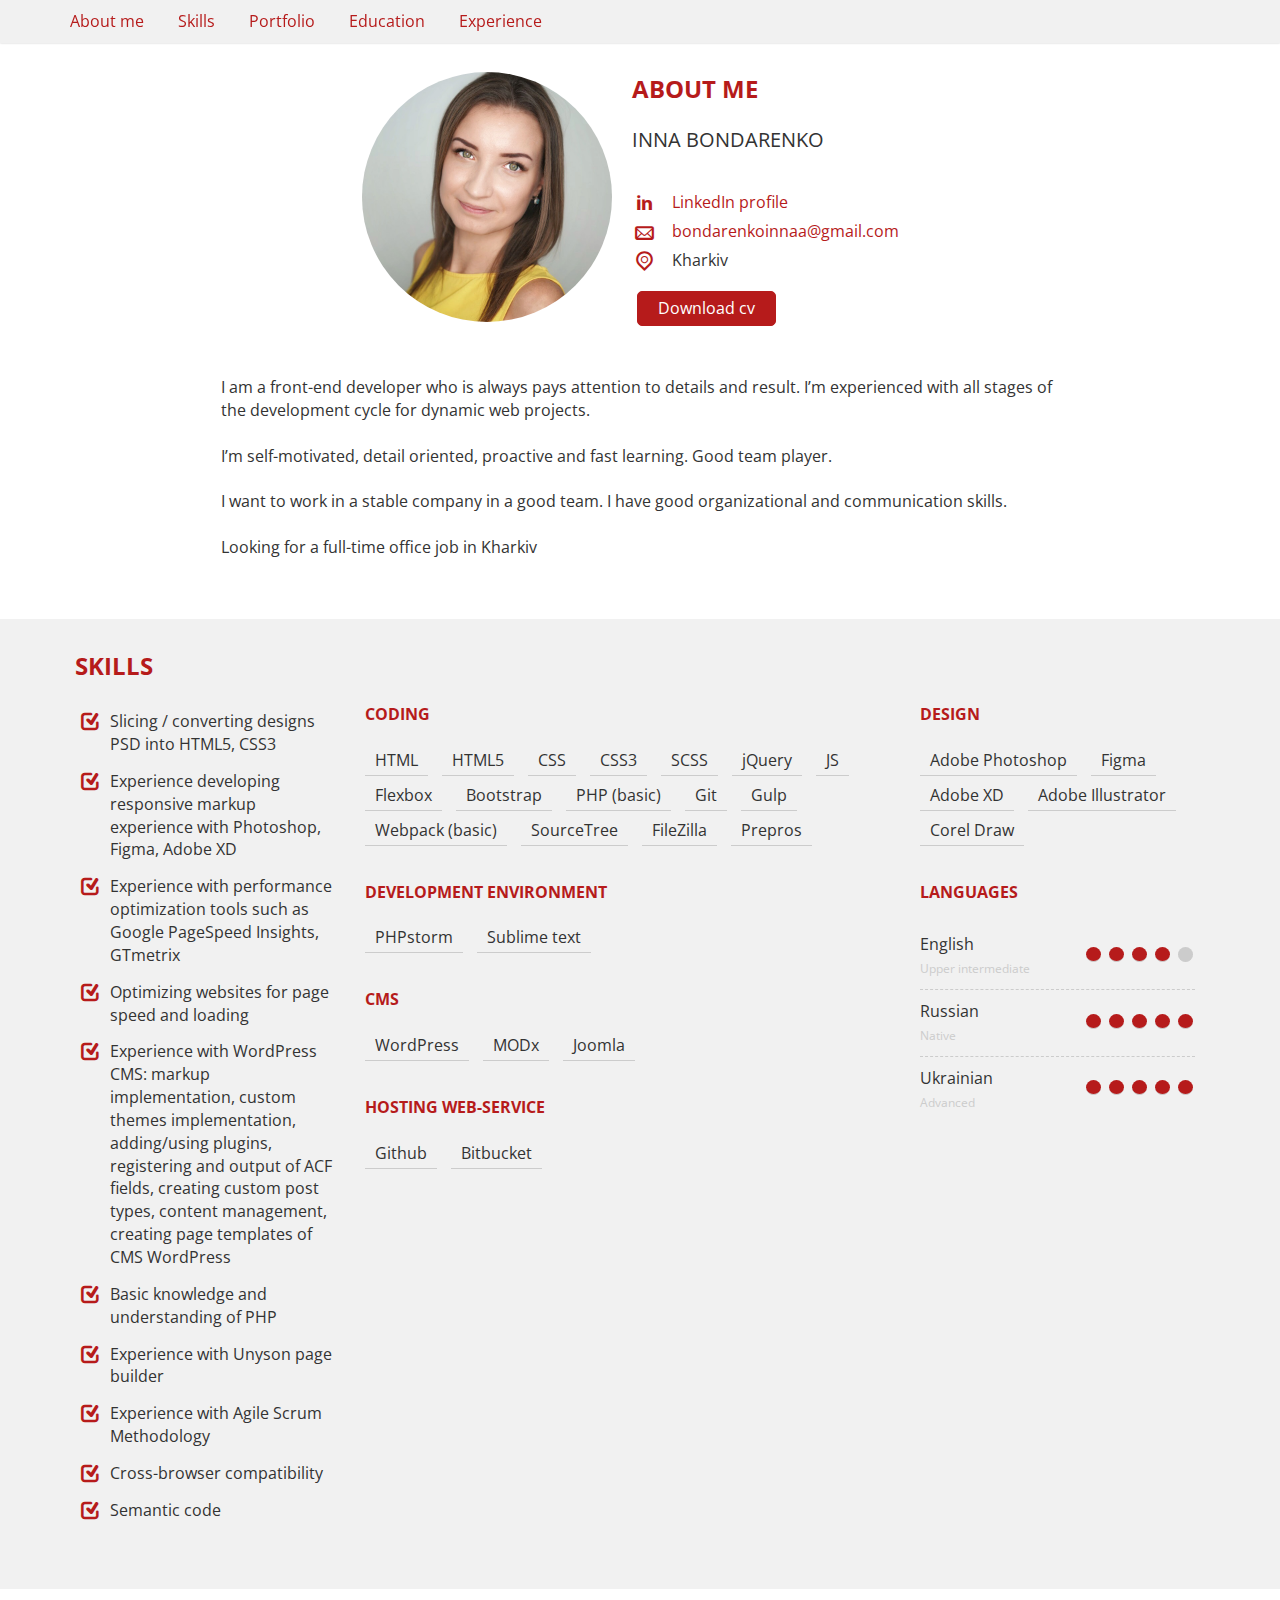
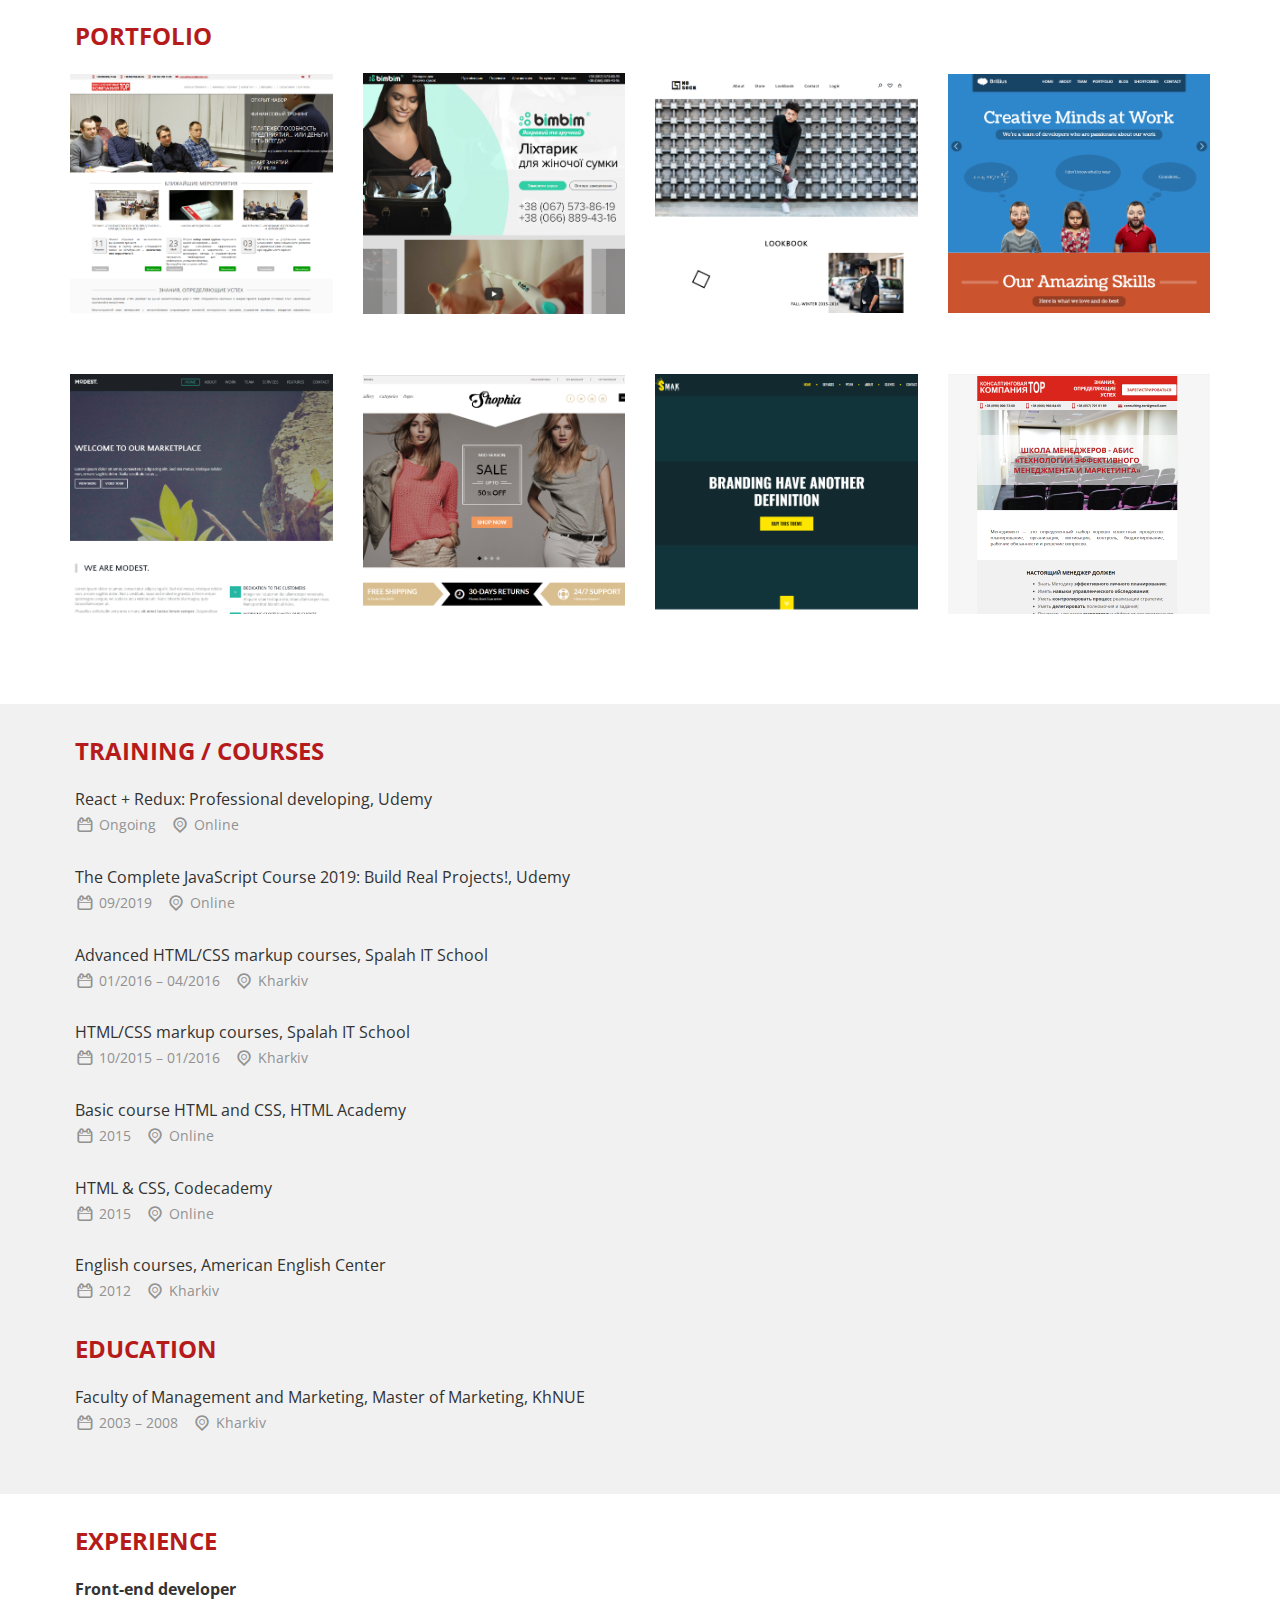
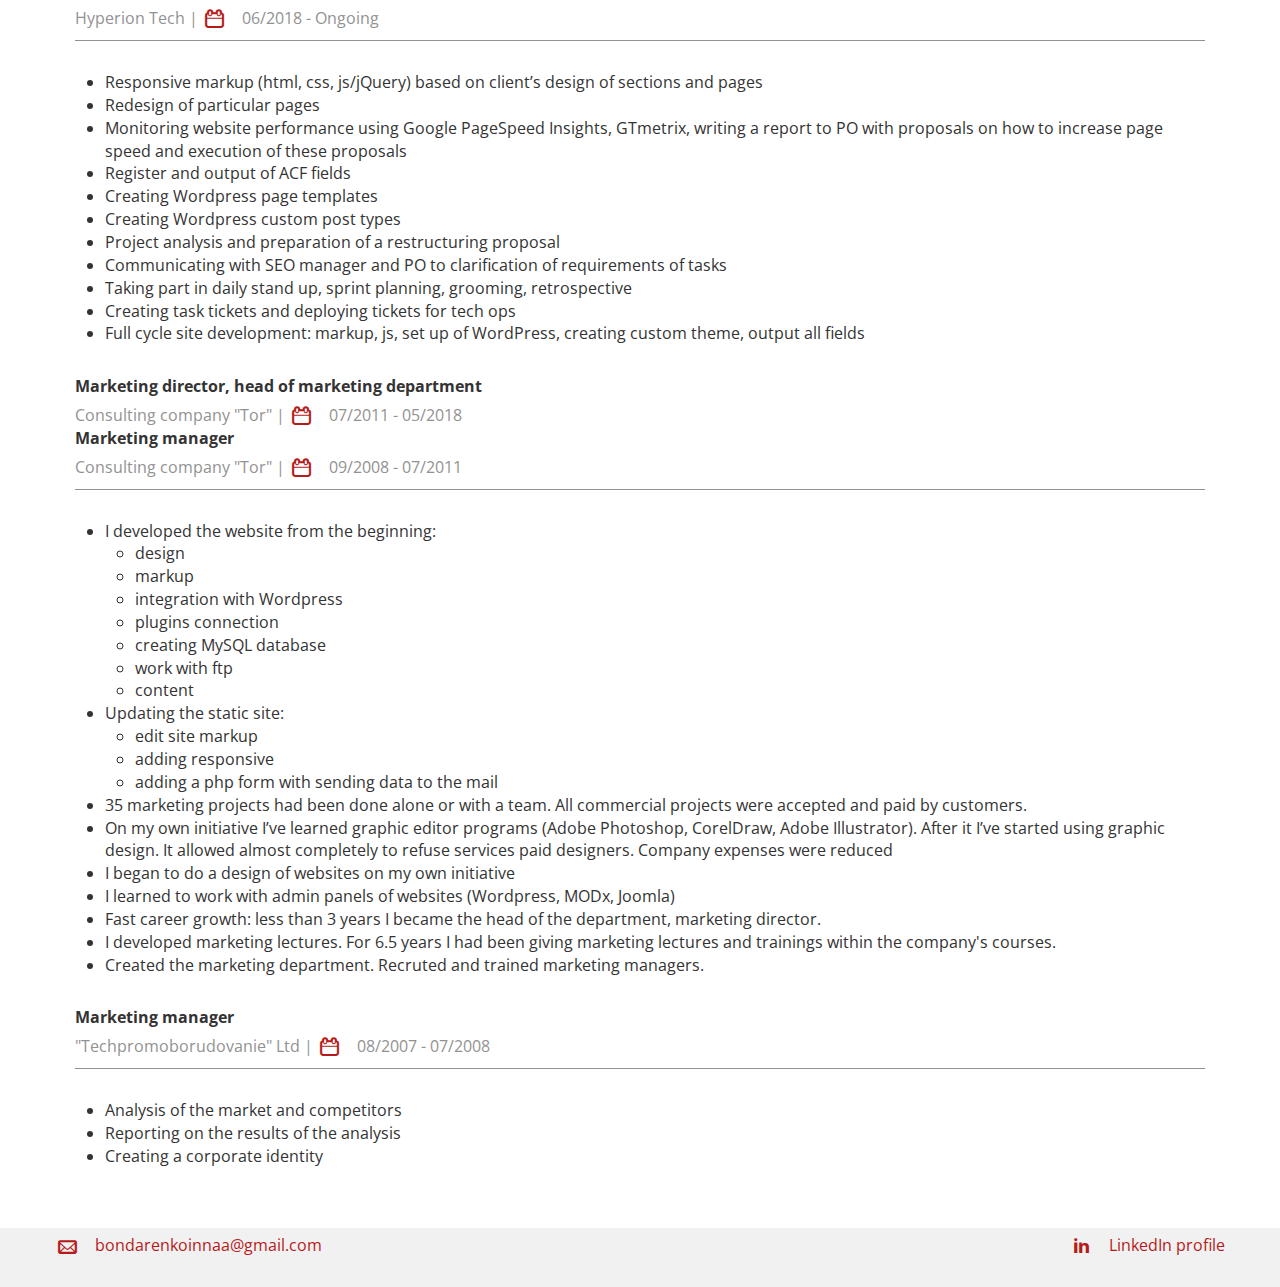
<file: index.html>
<!DOCTYPE html>
<html lang="en">
<head>
	<title>Front-end developer</title>
	<!-- <link rel="shortcut icon" href="<?php echo get_stylesheet_directory_uri(); ?>/favicon.png" /> -->
	<meta charset="UTF-8">
	<meta http-equiv="X-UA-Compatible" content="IE=edge">
	<meta name="viewport" content="width=device-width, initial-scale=1">
	<link href="https://fonts.googleapis.com/css?family=Open+Sans" rel="stylesheet">
	<link rel="stylesheet" type="text/css" href="css/magnific-popup.css"/>
	<link media="all" rel="stylesheet" href="css/style.css">

	<script src="https://code.jquery.com/jquery-3.2.1.slim.min.js" integrity="sha384-KJ3o2DKtIkvYIK3UENzmM7KCkRr/rE9/Qpg6aAZGJwFDMVNA/GpGFF93hXpG5KkN" crossorigin="anonymous"></script>
</head>
<body>
	<div class="wrapper">
		<header class="header">
			<div class="container">
				<div class="menu">
					<div class="menu-icon">
						<span></span>
						<span></span>
						<span></span>
						<span></span>
					</div>
					<ul class="menu-main">
						<li class="menu-item">
							<a href="#about">About me</a>
						</li>
						<li class="menu-item">
							<a href="#skills">Skills</a>
						</li>
						<li class="menu-item">
							<a href="#portfolio">Portfolio</a>
						</li>
						<li class="menu-item">
							<a href="#education">Education</a>
						</li>
						<li class="menu-item">
							<a href="#experience">Experience</a>
						</li>
					</ul>
				</div>
			</div>
		</header>

		<main class="content">
			<div class="container">
				<section id="about" class="section about">
					<div class="block-holder">
						<div class="block img-round">
							<img class="img-main" src="images/Inna-Bondarenko-20-08-18-07-01.jpg" alt="">
						</div>
						<div class="block">
							<h1 class="section-title">About me</h1>
							<p class="name">Inna Bondarenko</p>
							<p><i class="icon icon-social-linkedin"></i><a href="https://www.linkedin.com/in/inna-bondarenko-front-end-developer/">LinkedIn profile</a></p>
							<p class="contacts"><a href="mailto:bondarenkoinnaa@gmail.com"><i class="icon icon-mail"></i>bondarenkoinnaa@gmail.com</a></p>
							<p><i class="icon icon-location-outline"></i>Kharkiv</p>
							<a href="cv/Bondarenko_cv_front_end_developer.pdf" class="btn btn-primary" download>Download cv</a>
						</div>
					</div>
					<div class="block-holder">
						<div class="block">
							<p>I am a front-end developer who is always pays attention
								to details and result. I’m experienced with all stages of
								the development cycle for dynamic web projects.</p><br>
								<p>I’m self-motivated, detail oriented, proactive and fast
									learning. Good team player.</p><br>
								<p>I want to work in a stable company in a good team. I
									have good organizational and communication skills.</p><br>
								<p>Looking for a full-time office job in Kharkiv</p>
						</div>
					</div>
				</section>
				<section id="skills" class="section section-inverse">
					<h1 class="section-title block">Skills</h1>
					<div class="block-holder block">
						<ul class="block-skills">
							<li><i class="icon icon-checked"></i>Slicing / converting designs PSD into HTML5, CSS3</li>
							<li><i class="icon icon-checked"></i>Experience developing responsive markup experience with Photoshop, Figma, Adobe XD</li>
							<li><i class="icon icon-checked"></i>Experience with performance optimization tools such as Google PageSpeed Insights, GTmetrix</li>
							<li><i class="icon icon-checked"></i>Optimizing websites for page speed and loading</li>
							<li><i class="icon icon-checked"></i>Experience with WordPress CMS: markup implementation, custom themes implementation, adding/using plugins, registering and output of ACF fields, creating custom post types, content management, creating page templates of CMS WordPress</li>
							<li><i class="icon icon-checked"></i>Basic knowledge and understanding of PHP</li>
							<li><i class="icon icon-checked"></i>Experience with Unyson page builder</li>
							<li><i class="icon icon-checked"></i>Experience with Agile Scrum Methodology</li>
							<li><i class="icon icon-checked"></i>Cross-browser compatibility</li>
							<li><i class="icon icon-checked"></i>Semantic code</li>
						</ul>
						<div class="block-skills-short">
							<h4 class="block-skills-short-title">coding</h4>
							<ul>
								<li>HTML</li>
								<li>HTML5</li>
								<li>CSS</li>
								<li>CSS3</li>
								<li>SCSS</li>
								<li>jQuery</li>
								<li>JS</li>
								<li>Flexbox</li>
								<li>Bootstrap</li>
								<li>PHP (basic)</li>
								<li>Git</li>
								<li>Gulp</li>
								<li>Webpack (basic)</li>
								<li>SourceTree</li>
								<li>FileZilla</li>
								<li>Prepros</li>
							</ul>
							<h4 class="block-skills-short-title">development environment</h4>
							<ul>
								<li>PHPstorm</li>
								<li>Sublime text</li>
							</ul>
							<h4 class="block-skills-short-title">CMS</h4>
							<ul>
								<li>WordPress</li>
								<li>MODx</li>
								<li>Joomla</li>
							</ul>
							<h4 class="block-skills-short-title">hosting web-service</h4>
							<ul>
								<li>Github</li>
								<li>Bitbucket</li>
							</ul>
						</div>
						<div class="block-skills-short">
							<h4 class="block-skills-short-title">design</h4>
							<ul>
								<li>Adobe Photoshop</li>
								<li>Figma</li>
								<li>Adobe XD</li>
								<li>Adobe Illustrator</li>
								<li>Corel Draw</li>
							</ul>
							<h4 class="block-skills-short-title">Languages</h4>
							<div class="block-skills-short-lang">
								<div class="block-skills-short-land-description">
									<p>English</p>
									<span class="description">Upper intermediate</span>
								</div>
								<ul class="bullets">
									<li class="filled"></li>
									<li class="filled"></li>
									<li class="filled"></li>
									<li class="filled"></li>
									<li></li>
								</ul>
							</div>
							<div class="block-skills-short-lang">
								<div class="block-skills-short-land-description">
									<p>Russian</p>
									<span class="description">Native</span>
								</div>
								<ul class="bullets">
									<li class="filled"></li>
									<li class="filled"></li>
									<li class="filled"></li>
									<li class="filled"></li>
									<li class="filled"></li>
								</ul>
							</div>
							<div class="block-skills-short-lang">
								<div class="block-skills-short-land-description">
									<p>Ukrainian</p>
									<span class="description">Advanced</span>
								</div>
								<ul class="bullets">
									<li class="filled"></li>
									<li class="filled"></li>
									<li class="filled"></li>
									<li class="filled"></li>
									<li class="filled"></li>
								</ul>
							</div>
						</div>
					</div>
				</section>
				<section id="portfolio" class="section">
					<div class="block-title block">
						<h1 class="section-title">Portfolio</h1>
					</div>
					<div class="block-holder">
						<div class="portfolio-item">
							<a href="http://tor-company.com.ua/" class="portfolio-item-link">
								<img src="images/tor-example3.png" class="img-responsive" width="330" alt="Example 1" />
							</a>
							<div class="caption">
								<h4>Consulting company site</h4>
								<div class="text">
									<ul>
										<li>design</li>
										<li>markup</li>
										<li>integration with WordPress</li>
										<li>implementation (php)</li>
										<li>plugins connection</li>
										<li>creating MySQL database</li>
										<li>work with ftp</li>
										<li>content</li>
									</ul>
								</div>
								<a class="portfolio-link" href="http://tor-company.com.ua/" target="_blank" title="View More">View More</a>
							</div>
						</div>
						<div class="portfolio-item">
							<a href="http://bimbim.ua/" class="portfolio-item-link">
								<img src="images/bimbim-example3.png" class="img-responsive" width="330" alt="Example 1" />
							</a>
							<div class="caption">
								<h4>Landing</h4>
								<div class="text">
								  <p>Site revision</p>
									<ul>
										<li>Markup revision - adding responsive</li>
										<li>Adding sending form</li>
										<li>Adding content</li>
									</ul>
								</div>
								<a class="portfolio-link" href="http://bimbim.ua/" target="_blank" title="View More">View More</a>
							</div>
						</div>
						<div class="portfolio-item">
							<a href="projects/nosock/nosock.html" class="portfolio-item-link">
								<img src="images/nosock-example.png" class="img-responsive" width="330" alt="Example 1" />
							</a>
							<div class="caption">
								<h4>Graduation markup project</h4>
								<div class="text">
									<ul>
										<li>markup</li>
										<li>plugins connection</li>
									</ul>
								</div>
								<a class="portfolio-link" href="projects/nosock/nosock.html" target="_blank" title="View More">View More</a>
							</div>
						</div>
						<div class="portfolio-item">
							<a href="projects/brillius/brillius.html" class="portfolio-item-link">
								<img src="images/brillius-example.png" class="img-responsive" width="330" alt="Example 1" />
							</a>
							<div class="caption">
								<h4>Graduation markup project</h4>
								<div class="text">
									<ul>
										<li>markup</li>
										<li>plugins connection</li>
									</ul>
								</div>
								<a class="portfolio-link" href="projects/brillius/brillius.html" target="_blank" title="View More">View More</a>
							</div>
						</div>
					</div>
					<div class="block-holder">
						<div class="portfolio-item">
							<a href="projects/modest/modest.html" class="portfolio-item-link">
								<img src="images/modest-example.png" class="img-responsive" width="330" alt="Example 1" />
							</a>
							<div class="caption">
								<h4>Training project</h4>
								<div class="text">
									<ul>
										<li>markup</li>
										<li>plugins connection</li>
									</ul>
								</div>
								<a class="portfolio-link" href="projects/modest/modest.html" target="_blank" title="View More">View More</a>
							</div>
						</div>
						<div class="portfolio-item">
							<a href="projects/shophia/shophia.html" class="portfolio-item-link">
								<img src="images/shophia-example.png" class="img-responsive" width="330" alt="Example 1" />
							</a>
							<div class="caption">
								<h4>Training project</h4>
								<div class="text">
									<ul>
										<li>markup</li>
										<li>plugins connection</li>
									</ul>
								</div>
								<a class="portfolio-link" href="projects/shophia/shophia.html" target="_blank" title="View More">View More</a>
							</div>
						</div>
						<div class="portfolio-item">
							<a href="projects/smak/smak.html" class="portfolio-item-link">
								<img src="images/smak-example.png" class="img-responsive" width="330" alt="Example 1" />
							</a>
							<div class="caption">
								<h4>Training project</h4>
								<div class="text">
									<ul>
										<li>markup</li>
										<li>plugins connection</li>
									</ul>
								</div>
								<a class="portfolio-link" href="projects/smak/smak.html" target="_blank" title="View More">View More</a>
							</div>
						</div>
						<div class="portfolio-item">
							<a href="projects/email/email-school.html" class="portfolio-item-link">
								<img src="images/email-example2.png" class="img-responsive" width="330" alt="Example 1" />
							</a>
							<div class="caption">
								<h4>Email markup</h4>
								<a class="portfolio-link" href="projects/email/email-school.html" target="_blank" title="View More">View More</a>
							</div>
						</div>
						
					</div>
				</section>
				<section id="education" class="section section-inverse">
					<div class="block-title block">
						<h1 class="section-title">Training / Courses</h1>
					</div>
					<div class="block">
						<div class="block-education">
							<p>React + Redux: Professional developing, Udemy</p>
							<span>
								<i class="icon icon-calender-outline"></i>
								<span>Ongoing</span>
							</span>
							<span>
								<i class="icon icon-location-outline"></i>
								<span>Online</span>
							</span>
						</div>
						<div class="block-education">
							<p>The Complete JavaScript Course 2019: Build Real Projects!, Udemy</p>
							<span>
								<i class="icon icon-calender-outline"></i>
								<span>09/2019</span>
							</span>
							<span>
								<i class="icon icon-location-outline"></i>
								<span>Online</span>
							</span>
						</div>
						<div class="block-education">
							<p>Advanced HTML/CSS markup courses, Spalah IT School</p>
							<span>
								<i class="icon icon-calender-outline"></i>
								<span>01/2016 – 04/2016</span>
							</span>
							<span>
								<i class="icon icon-location-outline"></i>
								<span>Kharkiv</span>
							</span>
						</div>
						<div class="block-education">
							<p>HTML/CSS markup courses, Spalah IT School</p>
							<span>
								<i class="icon icon-calender-outline"></i>
								<span>10/2015 – 01/2016</span>
							</span>
							<span>
								<i class="icon icon-location-outline"></i>
								<span>Kharkiv</span>
							</span>
						</div>
						<div class="block-education">
							<p>Basic course HTML and CSS, HTML Academy</p>
							<span>
								<i class="icon icon-calender-outline"></i>
								<span>2015</span>
							</span>
							<span>
								<i class="icon icon-location-outline"></i>
								<span>Online</span>
							</span>
						</div>
						<div class="block-education">
							<p>HTML & CSS, Codecademy</p>
							<span>
								<i class="icon icon-calender-outline"></i>
								<span>2015</span>
							</span>
							<span>
								<i class="icon icon-location-outline"></i>
								<span>Online</span>
							</span>
						</div>
						<div class="block-education">
							<p>English courses, American English Center</p>
							<span>
								<i class="icon icon-calender-outline"></i>
								<span>2012</span>
							</span>
							<span>
								<i class="icon icon-location-outline"></i>
								<span>Kharkiv</span>
							</span>
						</div>
					</div>
					<div class="block-title block">
						<h1 class="section-title">Education</h1>
					</div>
					<div class="block">
						<div class="block-education">
							<p>Faculty of Management and Marketing, Master of Marketing, KhNUE</p>
							<span>
								<i class="icon icon-calender-outline"></i>
								<span>2003 – 2008</span>
							</span>
							<span>
								<i class="icon icon-location-outline"></i>
								<span>Kharkiv</span>
							</span>
						</div>
					</div>
				</section>
				
				<section id="experience" class="section">
					<div class="block-title block">
						<h1 class="section-title">Experience</h1>
					</div>
					<div class="block-work block">
						<div class="block-heading">
							<h2>Front-end developer</h2>
							<p>Hyperion Tech | <i class="icon icon-calender-outline"></i>06/2018 - Ongoing</p>
						</div>
						<div class="block-description">
							<ul class="list">
								<li>Responsive markup (html, css, js/jQuery) based on client’s design of sections and pages</li>
								<li>Redesign of particular pages</li>
								<li>Monitoring website performance using Google PageSpeed Insights, GTmetrix, writing a report to PO with proposals on how to increase page speed and execution of these proposals</li>
								<li>Register and output of ACF fields</li>
								<li>Creating Wordpress page templates</li>
								<li>Creating Wordpress custom post types</li>
								<li>Project analysis and preparation of a restructuring proposal</li>
								<li>Communicating with SEO manager and PO to clarification of requirements of tasks</li>
								<li>Taking part in daily stand up, sprint planning, grooming, retrospective</li>
								<li>Creating task tickets and deploying tickets for tech ops</li>
								<li>Full cycle site development: markup, js, set up of WordPress, creating custom theme, output all fields</li>
							</ul>
						</div>
					</div>
					<div class="block-work block">
						<div class="block-heading">
							<h2>Marketing director, head of marketing department</h2>
							<p>Consulting company "Tor" | <i class="icon icon-calender-outline"></i>07/2011 - 05/2018</p>
							<h2>Marketing manager</h2>
							<p>Consulting company "Tor" | <i class="icon icon-calender-outline"></i>09/2008 - 07/2011</p>
						</div>
						<div class="block-description">
							<ul class="list">
								<li>I developed the website from the beginning:
									<ul>
										<li>design</li>
										<li>markup</li>
										<li>integration with Wordpress</li>
										<li>plugins connection</li>
										<li>creating MySQL database</li>
										<li>work with ftp</li>
										<li>content</li>
									</ul>
								</li>
								<li>Updating the static site:
									<ul>
										<li>edit site markup</li>
										<li>adding responsive</li>
										<li>adding a php form with sending data to the mail</li>
									</ul>
								</li>
								<li>35 marketing projects had been done alone or with a team. All commercial projects were accepted and paid by customers.</li>
								<li>On my own initiative I’ve learned graphic editor programs (Adobe Photoshop, CorelDraw, Adobe Illustrator). After it I’ve started using graphic design. It allowed almost completely to refuse services paid designers. Company expenses were reduced</li>
								<li>I began to do a design of websites on my own initiative</li>
								<li>I learned to work with admin panels of websites (Wordpress, MODx, Joomla)</li>
								<li>Fast career growth: less than 3 years I became the head of the department, marketing director.</li>
								<li>I developed marketing lectures. For 6.5 years I had been giving marketing lectures and trainings within the company's courses.</li>
								<li>Created the marketing department. Recruted and trained marketing managers.</li>
							</ul>
						</div>
					</div>
					<div class="block-work block">
						<div class="block-heading">
							<h2>Marketing manager</h2>
							<p>"Techpromoborudovanie" Ltd | <i class="icon icon-calender-outline"></i>08/2007 - 07/2008</p>
						</div>
						<div class="block-description">
							<ul class="list">
								<li>Analysis of the market and competitors</li>
								<li>Reporting on the results of the analysis</li>
								<li>Creating a corporate identity</li>
							</ul>
						</div>
					</div>
				</section>
			</div>
		</main>

		<footer class="footer">
            <div class="container">
				<div class="block-holder">
					<p class="contacts"><a href="mailto:bondarenkoinnaa@gmail.com"><i class="icon icon-mail"></i>bondarenkoinnaa@gmail.com</a></p>
					<p class="contacts"><a href="https://www.linkedin.com/in/inna-bondarenko-front-end-developer/"><i class="icon icon-social-linkedin"></i>LinkedIn profile</a></p>
				</div>
            </div>
        </footer>
    </div>
    <script src="https://ajax.googleapis.com/ajax/libs/jquery/1.11.3/jquery.min.js"></script>
    <script src="js/main.js"></script>
</body>
</html>
</file>
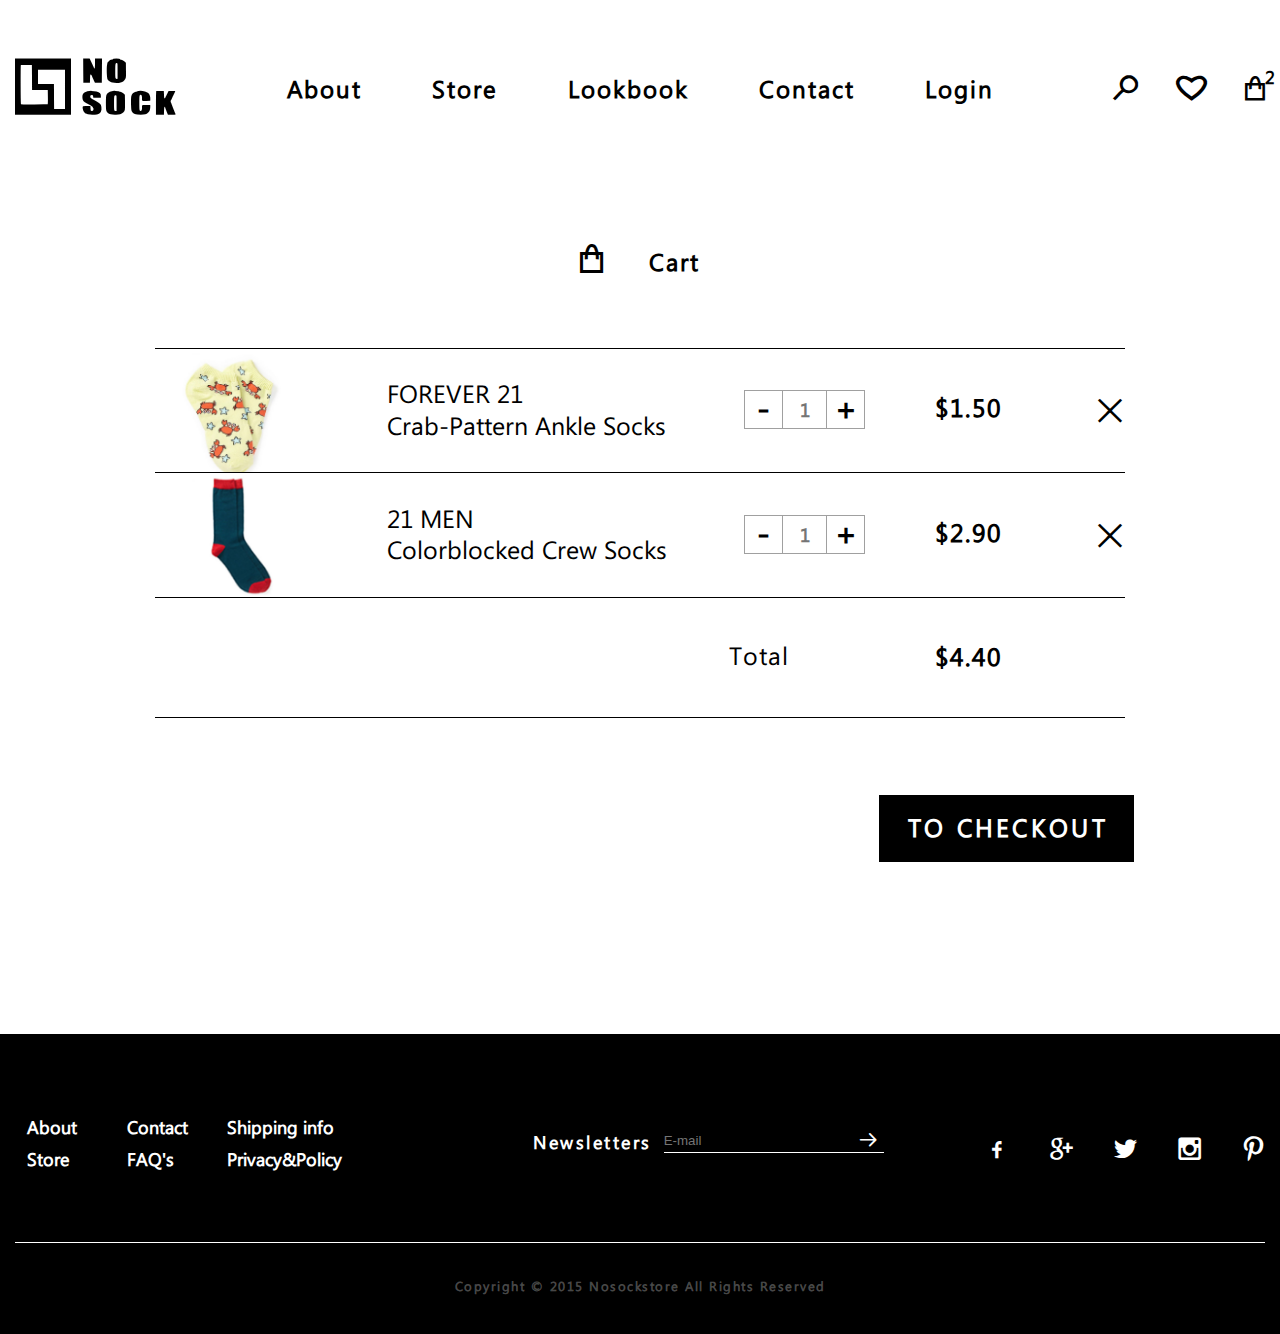
<file: projects/nosock/cart.html>
<!DOCTYPE html>
<html lang="en">
<head>
	<meta charset="UTF-8">
	<meta http-equiv="X-UA-Compatible" content="IE=edge">
	<meta name="viewport" content="width=device-width, initial-scale=1">
	<title>Nosock</title>
	<link media="all" rel="stylesheet" href="assets/css/all.css">
</head>
<body>
	<header class="header">
		<div class="container">
			<div class="header-holder">
				<div class="header-inner header-inner-column">
					<a href="index.html" class="logo"><span class="icon-logo"></span></a>
				</div>
				<div class="header-inner header-inner-center">
					<nav class="main-nav">
						<button class="opener-menu opener-x">
							<span>Menu</span>
						</button>
						<ul id="open-menu" class="nav">
							<li><a href="index.html">About</a></li>
							<li><a href="store.html">Store</a></li>
							<li><a href="index.html">Lookbook</a></li>
							<li><a href="contact.html">Contact</a></li>
							<li><a href="contact.html">Login</a></li>
						</ul>
					</nav>
				</div>
				<div class="header-inner header-inner-column">
					<ul class="list list-icons">
						<li>
							<a href="#">
								<i class="icon-search" ></i>
							</a>
							<form action="#" id="search">
								<div class="form-group form-inversed form-inversed-dark">
									<input class="form-control" type="text" placeholder="search">
									<button class="icon-arrow-right" type="submit"></button>
								</div>
							</form>
						</li>
						<li>
							<a href="wishlist.html"><i class="icon-heart"></i></a>
						</li>
						<li>
							<a href="cart.html" class="bage" data-count="2"><i class="icon-cart"></i></a>
						</li>
					</ul>
				</div>
			</div>
		</div>
	</header>
	<main class="main-cartlist">
		<div class="container">
			<div class="page-header text-center page-header-lg">
				<div class="h2">
					<i class="icon-cart"></i>
					Cart
				</div>
			</div>
			<div class="block-cart">
				<div class="basket-block basket-block-sm">
					<div class="row row-xs-center row-sm-center row-md-center row-lg-center">
						<div class="col-xs-4 col-sm-4 col-md-4 col-lg-2">
							<div class="image-holder">
								<img src="assets/images/img19.jpg" alt="img19">
							</div>
						</div>
						<div class="col-xs-4 col-sm-4 col-md-6 col-lg-9">
							<div class="info-block">
								<div class="row">
									<div class="col-xs-12 col-sm-12 col-md-12 col-lg-first col-lg-7">
										<div class="caption">
											<h3 class="text-uppercase">
												forever 21
											</h3>
											<p>
												Crab-Pattern Ankle Socks
											</p>
										</div>
									</div>
									<div class="col-xs-12 col-xs-last col-sm-12 col-sm-last col-md-12 col-md-last col-lg-3 col-lg-first">
										<form action="#">
											<div class="counter counter-light">
												<input type="number" min="0" class="counters" placeholder="1">
											</div>
										</form>
									</div>
									<div class="col-xs-12 col-sm-12 col-md-12 col-lg-first col-lg-2">
										<div class="price">
											$1.50
										</div>
									</div>
								</div>
							</div>
						</div>
						<div class="col-xs-2 col-sm-4 col-md-2 col-lg-1">
							<div class="btn-block">
								<a href="#" class="closer"><i class="icon-close"></i></a>
							</div>
						</div>
					</div>
				</div>
				<div class="basket-block basket-block-sm">
					<div class="row row-xs-center row-sm-center row-md-center row-lg-center">
						<div class="col-xs-4 col-sm-4 col-md-4 col-lg-2">
							<div class="image-holder">
								<img src="assets/images/img18.jpg" alt="img18">
							</div>
						</div>
						<div class="col-xs-4 col-sm-4 col-md-6 col-lg-9">
							<div class="info-block">
								<div class="row">
									<div class="col-xs-12 col-sm-12 col-md-12 col-lg-first col-lg-7">
										<div class="caption">
											<h3 class="text-uppercase">
												21 men
											</h3>
											<p>
												Colorblocked Crew Socks
											</p>
										</div>
									</div>
									<div class="col-xs-12 col-xs-last col-sm-12  col-sm-last col-md-12 col-md-last col-lg-3 col-lg-first">
										<form action="#">
											<div class="counter counter-light">
												<input type="number" min="0" class="counters" placeholder="1">
											</div>
										</form>
									</div>
									<div class="col-xs-12 col-sm-12 col-md-12 col-lg-first col-lg-2">
										<div class="price">
											$2.90
										</div>
									</div>
								</div>
							</div>
						</div>
						<div class="col-xs-2 col-sm-4 col-md-2 col-lg-1">
							<div class="btn-block">
								<a href="#" class="closer"><i class="icon-close"></i></a>
							</div>
						</div>
					</div>	
				</div>
				<div class="basket-block basket-block-sm basket-block-total">
					<div class="row row-xs-center row-sm-center row-md-center row-lg-center">
						<div class="col-xs-12 col-sm-12 col-md-push-2 col-md-9 col-lg-9 col-lg-push-2">
							<div class="info-block">
								<div class="row">
									<div class="col-xs-6 col-sm-9 col-md-10 col-lg-10">
										<div class="caption">
											<h3>
												Total
											</h3>
										</div>
									</div>
									<div class="col-xs-6 col-sm-3 col-md-2 col-lg-2">
										<div class="price">
											$4.40
										</div>
									</div>
								</div>
							</div>
						</div>
					</div>	
				</div>	
			</div>
			<div class="btn-holder">
				<a href="#" class="btn btn-brand btn-cart">TO CHECKOUT</a>
				<a href="#" class="btn btn-brand btn-cart btn-cart-768">CHECKOUT</a>
			</div>
		</div>
	</main>
	<footer class="footer">
		<div class="container">
			<div class="footer-inner">
				<div class="row">
					<div class="col-xs-12 col-sm-12 col-md-6 col-lg-6 col-xl-4">
						<ul class="list list-footer">
							<li>
								<a href="#">About</a>
							</li>
							<li>
								<a href="#">Contact</a>
							</li>
							<li>
								<a href="#">Shipping info</a>
							</li>
							<li>
								<a href="#">Store</a>
							</li>
							<li>
								<a href="#">FAQ's</a>
							</li>
							<li>
								<a href="#">Privacy&amp;Policy</a>
							</li>
						</ul>
					</div>
					<div class="col-xs-12 col-sm-12 col-md-6 col-lg-6 col-xl-5">
						<div class="newsletters">
							<div class="row">
								<div class="col-xs-12 col-sm-12 col-md-12 col-lg-3 col-lg-push-2">
									<h4>Newsletters</h4>							
								</div>
								<div class="col-xs-12 col-sm-12 col-md-12 col-lg-6 col-lg-push-2">
									<form action="#">
										<div class="form-group form-inversed form-inversed-light">
											<input class="form-control" required type="text" placeholder="E-mail">
											<button class="icon-arrow-right" type="submit"></button>
										</div>
									</form>
								</div>
							</div>
						</div>
					</div>
					<div class="col-xs-12 col-sm-12 col-md-12 col-lg-12 col-xl-3">
						<ul class="list list-social">
							<li>
								<a href="#"><i class="icon-social-facebook"></i></a>
							</li>
							<li>
								<a href="#"><i class="icon-google"></i></a>
							</li>
							<li>
								<a href="#"><i class="icon-twitter"></i></a>
							</li>
							<li>
								<a href="#"><i class="icon-instagram"></i></a>
							</li>
							<li>
								<a href="#"><i class="icon-pinterest"></i></a>
							</li>
						</ul>
					</div>
				</div>
			</div>
			<div class="copywrite text-center">
				Copyright © 2015 Nosockstore <span>All Rights Reserved </span>
			</div>
		</div>
	</footer>
	<script src="https://ajax.googleapis.com/ajax/libs/jquery/1.11.3/jquery.min.js"></script>
	<script src="assets/js/jquery.formstyler.min.js"></script>
	<script src="assets/js/open-menu.js"></script>
	<script>
		$(document).ready(function(){

			$(".opener-menu").click(function(){
				$("#open-menu").toggle();
			});
			$('.counters').styler();
			$(".closer").click(function(){
				$(this).parents(".basket-block").addClass("close");
			});
			$(".icon-search").click(function(){
				$("#search").toggle();
			});

		});
	</script>
</body>
</html>
</file>
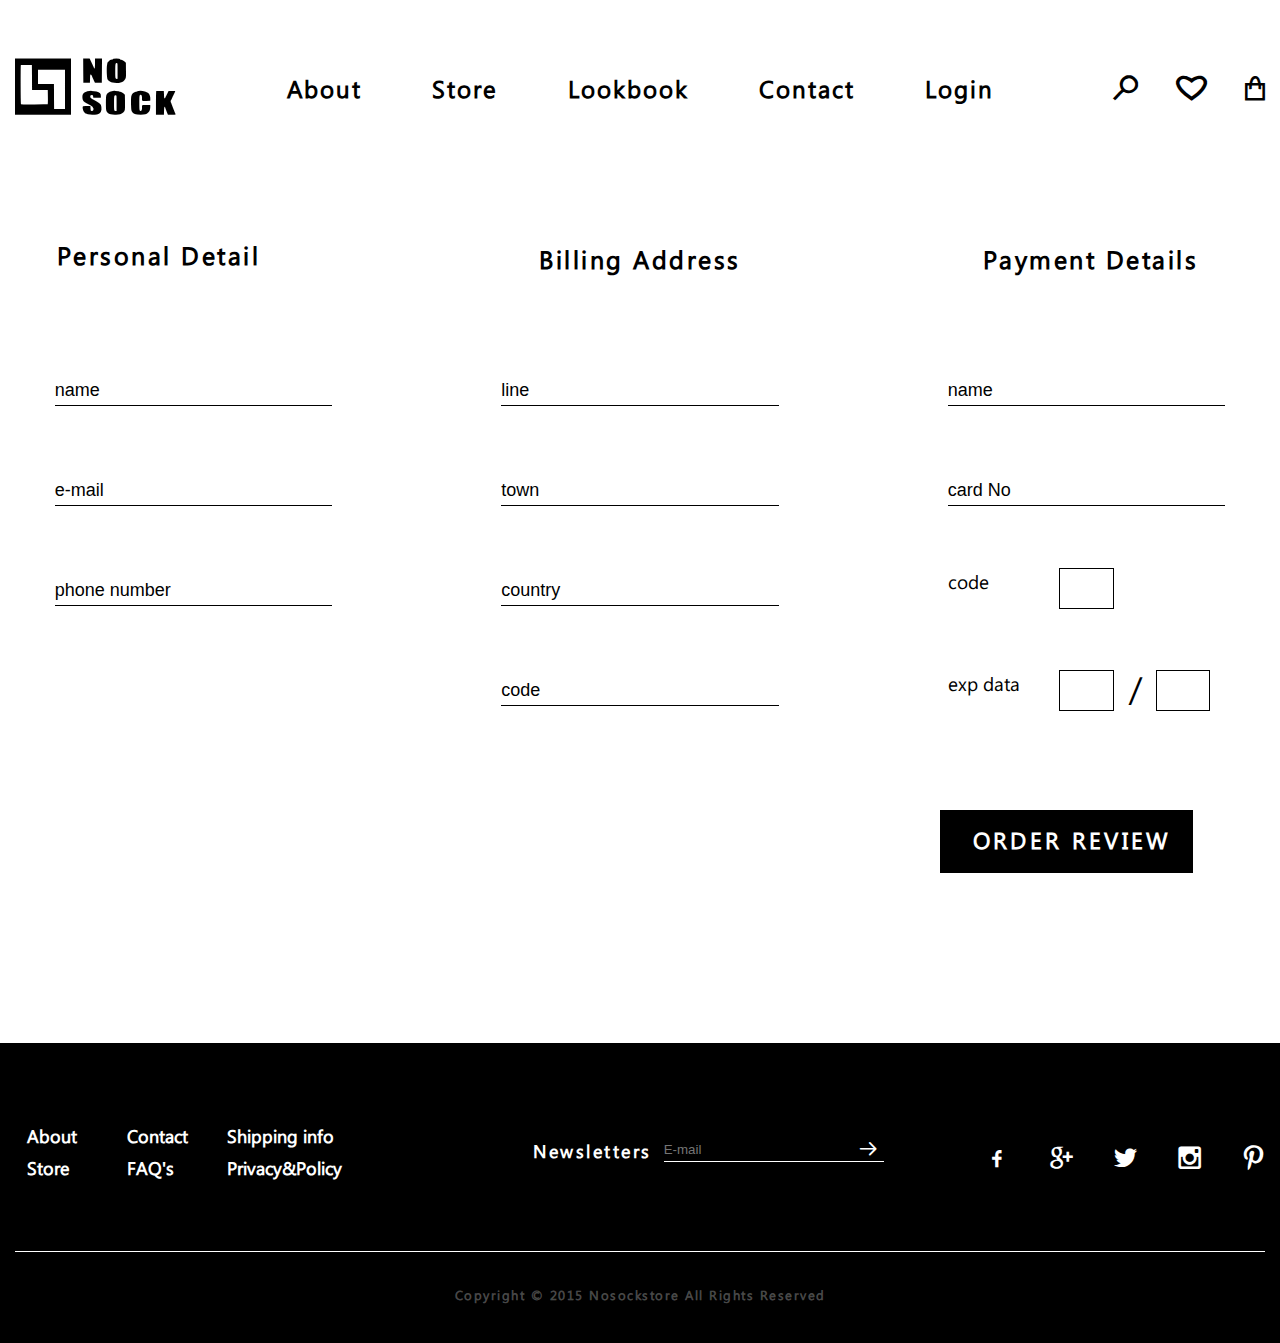
<file: projects/nosock/contact.html>
<!DOCTYPE html>
<html lang="en">
<head>
	<meta charset="UTF-8">
	<meta http-equiv="X-UA-Compatible" content="IE=edge">
	<meta name="viewport" content="width=device-width, initial-scale=1">
	<title>Order</title>
	<link media="all" rel="stylesheet" href="assets/css/all.css">
</head>
<body>
	<header class="header">
		<div class="container">
			<div class="header-holder">
				<div class="header-inner header-inner-column">
					<a href="index.html" class="logo"><span class="icon-logo"></span></a>
				</div>
				<div class="header-inner header-inner-center">
					<nav class="main-nav">
						<button class="opener-menu opener-x">
							<span>Menu</span>
						</button>
						<ul id="open-menu" class="nav">
							<li><a href="index.html">About</a></li>
							<li><a href="store.html">Store</a></li>
							<li><a href="index.html">Lookbook</a></li>
							<li><a href="contact.html">Contact</a></li>
							<li><a href="contact.html">Login</a></li>
						</ul>
					</nav>
				</div>
				<div class="header-inner header-inner-column">
					<ul class="list list-icons">
						<li>
							<a href="#">
								<i class="icon-search" ></i>
							</a>
							<form action="#" id="search">
								<div class="form-group form-inversed form-inversed-dark">
									<input class="form-control" type="text" placeholder="search">
									<button class="icon-arrow-right" type="submit"></button>
								</div>
							</form>
						</li>
						<li>
							<a href="wishlist.html"><i class="icon-heart"></i></a>
						</li>
						<li>
							<a href="cart.html"><i class="icon-cart"></i></a>
						</li>
					</ul>
				</div>	
			</div>
		</div>
	</header>

	<div class="container">

  		<form id="order-form" action="#" class="form-holder">

		  	<div class="row">

			  	<div class="col-xs-12 col-sm-12 col-md-6 col-lg-4">
					<div class="block-form block-form-left">
						<h3 class="head-form head-form-left active" onclick="clickHead(this);">Personal Detail</h3>
						<div class="form-group-holder">
							<div class="form-group">
								<input class="form-control form-control-border" required type="text" placeholder="name">
							</div>
							<div class="form-group">
								<input class="form-control form-control-border" required type="email" placeholder="e-mail">
							</div>
							<div class="form-group">
								<input class="form-control form-control-border" required type="tel" placeholder="phone number">
							</div>
						</div>
					</div>
			  	</div>

			  	<div class="col-xs-12 col-sm-12 col-md-6 col-lg-4">
					<div class="block-form">
						<h3 class="head-form" onclick="clickHead(this);">Billing Address</h3>
						<div class="form-group-holder">
							<div class="form-group">
								<input class="form-control form-control-border form-control-media" required type="text" placeholder="line">
							</div>
							<div class="form-group">
								<input class="form-control form-control-border" required type="text" placeholder="town">
							</div>
							<div class="form-group">
								<input class="form-control form-control-border" required type="text" placeholder="country">
							</div>
							<div class="form-group">
								<input class="form-control form-control-border" required type="text" placeholder="code">
							</div>
						</div>
					</div>
			  	</div>

			  	<div class="col-xs-12 col-sm-12 col-md-12 col-lg-4">
					<div class="block-form block-form-right">
						<h3 class="head-form" onclick="clickHead(this);">Payment Details</h3>
						<div class="form-group-holder">
							<div class="form-group">
								<input class="form-control form-control-border" required type="text" placeholder="name">
							</div>
							<div class="form-group">
								<input class="form-control form-control-border" required type="text" placeholder="card No">
							</div>
							<div class="form-group form-group-bottom">
								<div class="row">
									<div class="col-xs-4 col-sm-3 col-md-4 col-lg-4">
										<label for="code">code</label>
									</div>
									<div class="col-xs-8 col-sm-9 col-md-8 col-lg-8">
										<input class="form-control form-control-sm" required id="code" type="text">
									</div>
								</div>
							</div>
							<div class="form-group form-group-bottom">
								<div class="row">
									<div class="col-xs-4 col-sm-3 col-md-4 col-lg-4">
										<label for="exp-data">exp data</label>
									</div>
									<div class="col-xs-8 col-sm-9 col-md-8 col-lg-8">
										<input class="form-control form-control-sm" required id="exp-data" type="text">
										<span>/</span>
										<input class="form-control form-control-sm" required id="exp-data1" type="text">
									</div>
								</div>
							</div>
						</div>
					</div>
			  	</div>

				</div>
				
				<div class="row">
					<div class="col-xs-12 col-sm-12 col-md-12 col-lg-4 col-lg-push-8">
						<div class="button-holder">
							<button class="btn btn-brand btn-form" type="submit">
								<span>PLACE</span> ORDER <span>REVIEW</span>
							</button>
						</div>
					</div>
				</div>

	  	</form>
	  			
	</div>

	<footer class="footer">
		<div class="container">
			<div class="footer-inner">
				<div class="row">
					<div class="col-xs-12 col-sm-12 col-md-6 col-lg-6 col-xl-4">
						<ul class="list list-footer">
							<li>
								<a href="#">About</a>
							</li>
							<li>
								<a href="#">Contact</a>
							</li>
							<li>
								<a href="#">Shipping info</a>
							</li>
							<li>
								<a href="#">Store</a>
							</li>
							<li>
								<a href="#">FAQ's</a>
							</li>
							<li>
								<a href="#">Privacy&amp;Policy</a>
							</li>
						</ul>
					</div>
					<div class="col-xs-12 col-sm-12 col-md-6 col-lg-6 col-xl-5">
						<div class="newsletters">
							<div class="row">
								<div class="col-xs-12 col-sm-12 col-md-12 col-lg-3 col-lg-push-2">
									<h4>Newsletters</h4>							
								</div>
								<div class="col-xs-12 col-sm-12 col-md-12 col-lg-6 col-lg-push-2">
									<form action="#">
										<div class="form-group form-inversed form-inversed-light">
											<input class="form-control" required type="text" placeholder="E-mail">
											<button class="icon-arrow-right" type="submit"></button>
										</div>
									</form>
								</div>
							</div>
						</div>
					</div>
					<div class="col-xs-12 col-sm-12 col-md-12 col-lg-12 col-xl-3">
						<ul class="list list-social">
							<li>
								<a href="#"><i class="icon-social-facebook"></i></a>
							</li>
							<li>
								<a href="#"><i class="icon-google"></i></a>
							</li>
							<li>
								<a href="#"><i class="icon-twitter"></i></a>
							</li>
							<li>
								<a href="#"><i class="icon-instagram"></i></a>
							</li>
							<li>
								<a href="#"><i class="icon-pinterest"></i></a>
							</li>
						</ul>
					</div>
				</div>
			</div>
			<div class="copywrite text-center">
				Copyright © 2015 Nosockstore <span>All Rights Reserved </span>
			</div>
		</div>
	</footer>

	<script src="https://ajax.googleapis.com/ajax/libs/jquery/1.11.3/jquery.min.js"></script>
	<script src="assets/js/assets.js"></script>
	<script src="assets/js/form-accordeon.js"></script>
	<script>
			$(document).ready(function(){
			$(".opener-menu").click(function(){
				$("#open-menu").toggle();
			});
			$(".icon-search").click(function(){
				$("#search").toggle();
			});
		});
	</script>
</body>
</html>
</file>
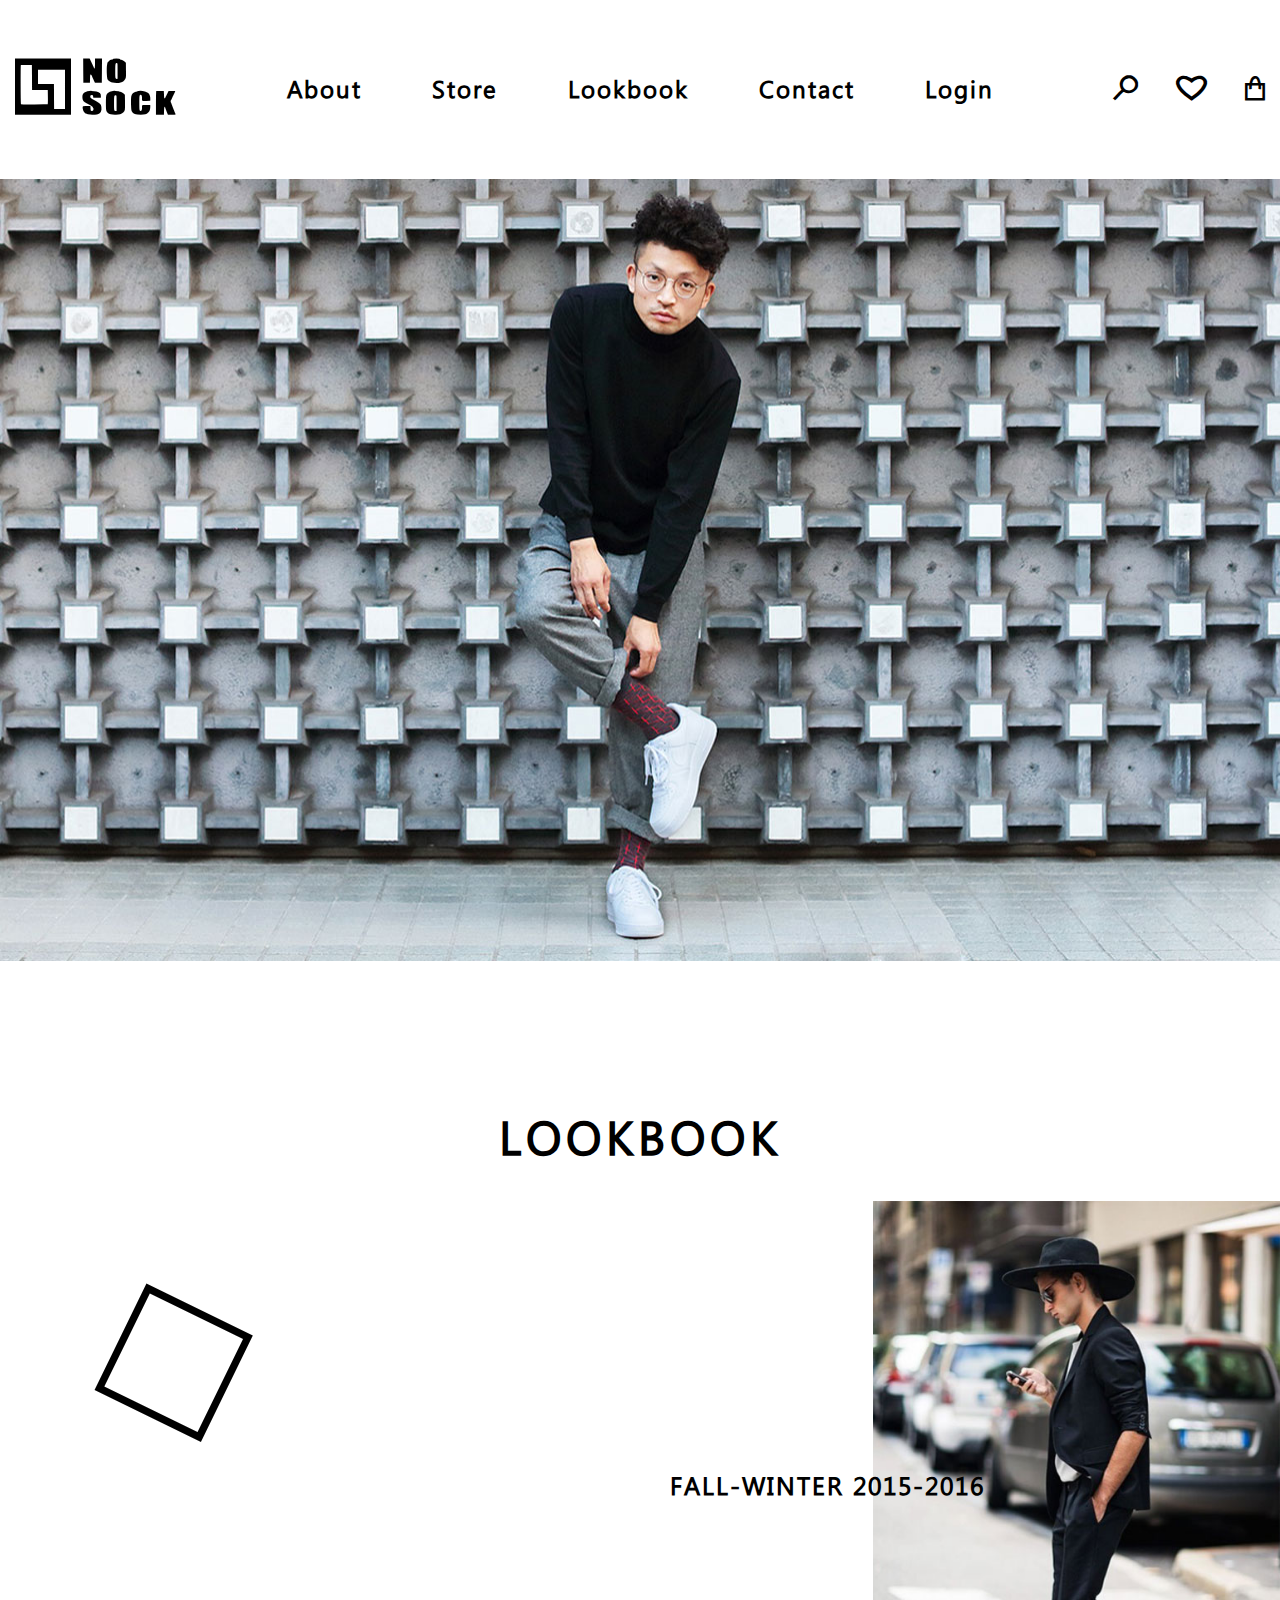
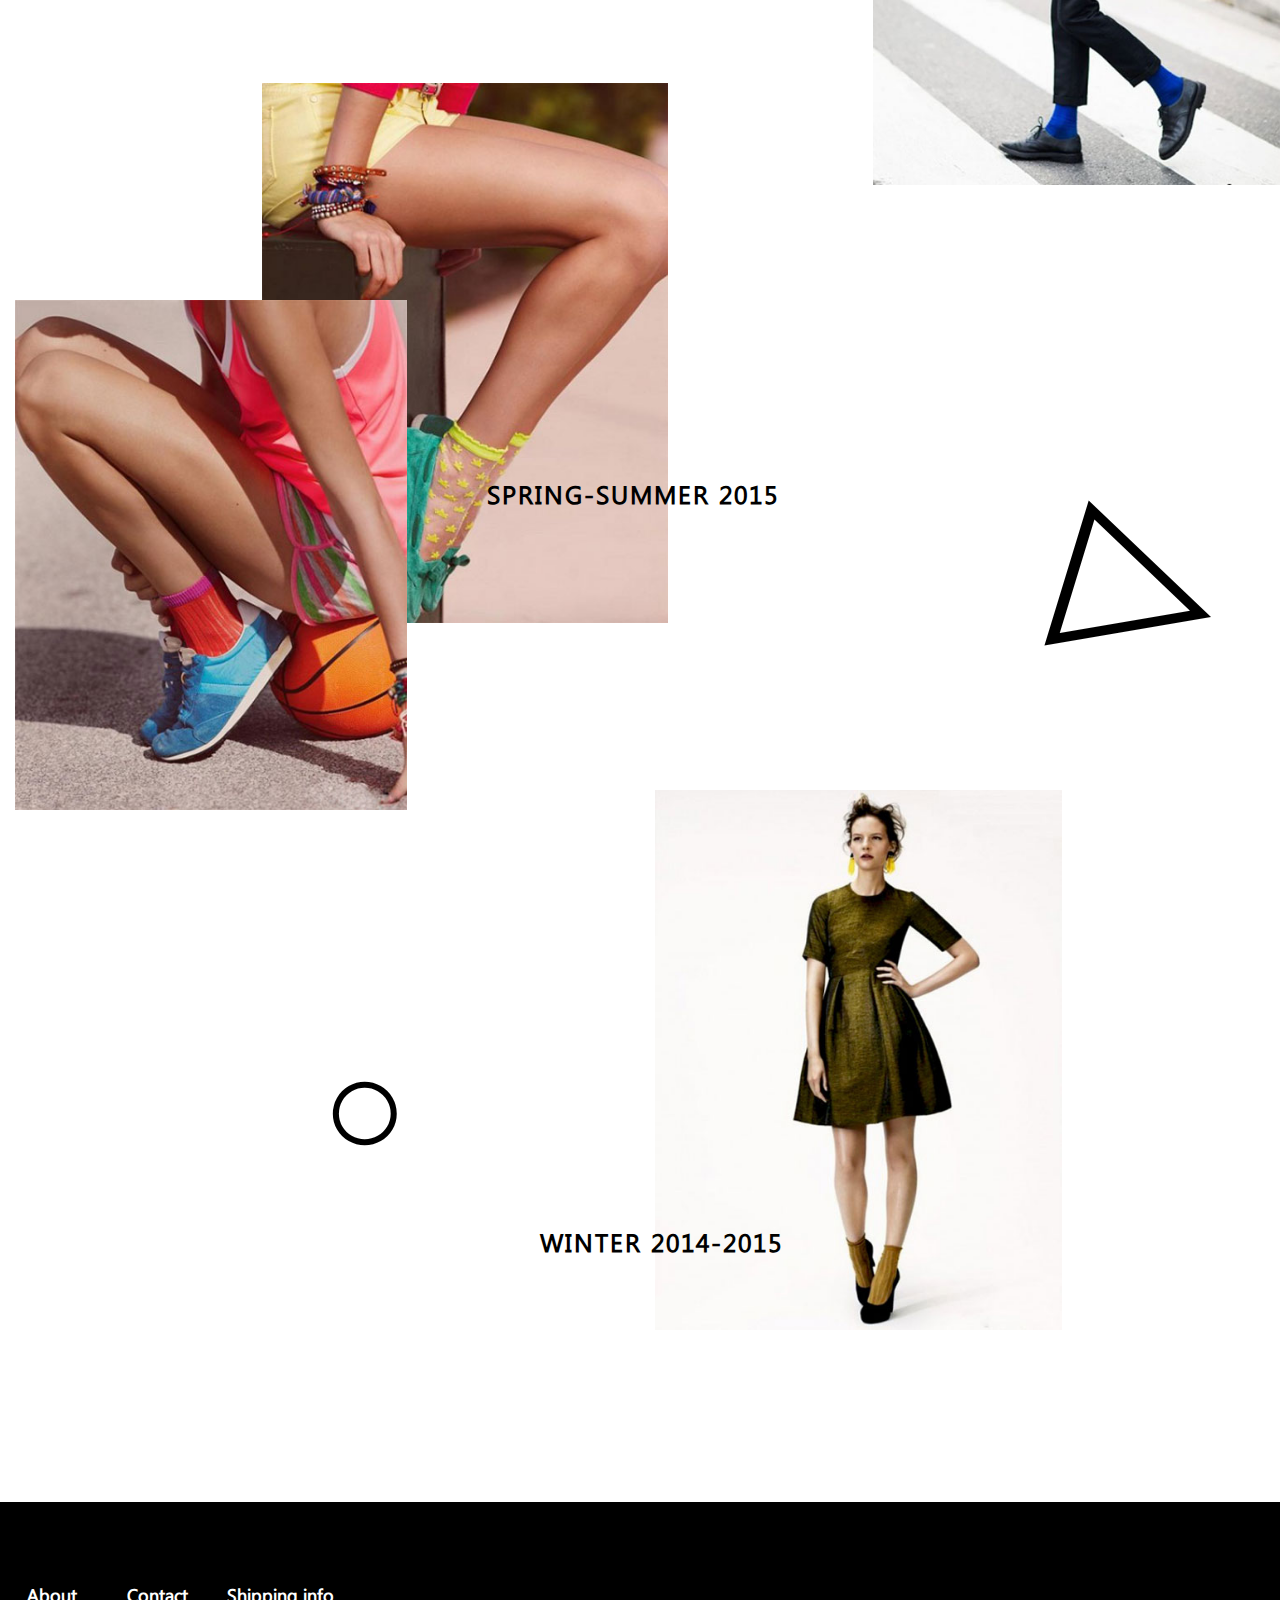
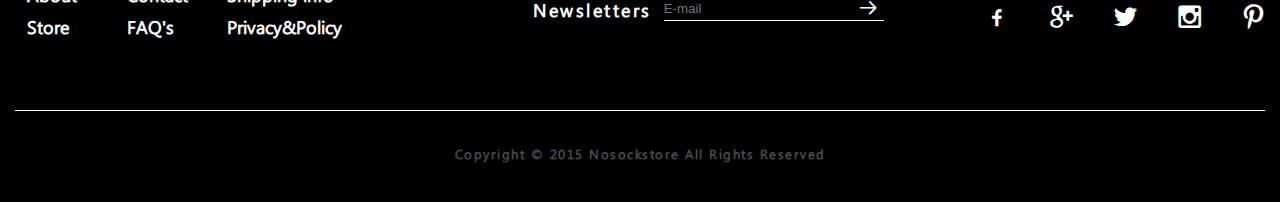
<file: projects/nosock/nosock.html>
<!DOCTYPE html>
<html lang="en">
<head>
	<meta charset="UTF-8">
	<meta http-equiv="X-UA-Compatible" content="IE=edge">
	<meta name="viewport" content="width=device-width, initial-scale=1">
	<title>Nosock</title>	
	<link media="all" rel="stylesheet" href="assets/css/all.css">
</head>
<body>
	<header class="header">
		<div class="container">
			<div class="header-holder">
				<div class="header-inner header-inner-column">
					<a href="#" class="logo"><span class="icon-logo"></span></a>
				</div>
				<div class="header-inner header-inner-center">
					<nav class="main-nav">
						<button class="opener-menu opener-x">
							<span>Menu</span>
						</button>
						<ul id="open-menu" class="nav">
							<li><a href="index.html">About</a></li>
							<li><a href="store.html">Store</a></li>
							<li><a href="index.html">Lookbook</a></li>
							<li><a href="contact.html">Contact</a></li>
							<li><a href="contact.html">Login</a></li>
						</ul>
					</nav>
				</div>
				<div class="header-inner header-inner-column">
					<ul class="list list-icons">
						<li>
							<a href="#">
								<i class="icon-search" ></i>
							</a>
							<form action="#" id="search">
								<div class="form-group form-inversed form-inversed-dark">
									<input class="form-control" type="text" placeholder="search">
									<button class="icon-arrow-right" type="submit"></button>
								</div>
							</form>
						</li>
						<li>
							<a href="wishlist.html"><i class="icon-heart"></i></a>
						</li>
						<li>
							<a href="cart.html"><i class="icon-cart"></i></a>
						</li>
					</ul>
				</div>	
			</div>
		</div>
	</header>
	<main class="main-lookbook">
		<div class="intro">
			<img class="intro-img" src="assets/images/img01.jpg" alt="">
		</div>
		<div class="container">
			<div class="block-lookbook">
				<h1 class="text-uppercase text-center">
					lookbook
				</h1>
				<div class="row">
					<div class="col-xs-9 col-sm-10 col-md-4 col-md-push-8">
						<div class="thumbnail thumbnail-right" data-icon="&#9633;">
							<div class="thumbnail-image">
								<img src="assets/images/img02.jpg" alt="img02">
							</div>
							<div class="thumbnail-caption">
								<h3 class="text-uppercase">
									fall-winter 2015<span>-2016</span>
								</h3>
							</div>
						</div>
					</div>
				</div>
				<div class="row">
					<div class="col-xs-6 col-sm-6 col-md-3 col-lg-4">
						<div class="thumbnail thumbnail-left">
							<div class="thumbnail-image">
								<img src="assets/images/img04.jpg" alt="img04">
							</div>
						</div>
					</div>
					<div class="col-xs-6 col-sm-6 col-md-3 col-lg-4">
						<div class="thumbnail thumbnail-top" data-icon="&#9655;">
							<div class="thumbnail-image">
								<img src="assets/images/img03.jpg" alt="img03">
							</div>
							<div class="thumbnail-caption">
								<h3 class="text-uppercase">
									spring-summer 2015
								</h3>
							</div>
						</div>
					</div>
				</div>
				<div class="row">
					<div class="col-xs-push-2 col-xs-10 col-sm-push-2 col-sm-10 col-md col-md-4 col-md-push-6">
						<div class="thumbnail thumbnail-bottom" data-icon="&#9675;">
							<div class="thumbnail-image">
								<img src="assets/images/img05.jpg" alt="img05">
							</div>
							<div class="thumbnail-caption">
								<h3 class="text-uppercase">
									winter 2014-2015
								</h3>
							</div>
						</div>
					</div>
				</div>
			</div>
		</div>
	</main>
	<footer class="footer">
		<div class="container">
			<div class="footer-inner">
				<div class="row">
					<div class="col-xs-12 col-sm-12 col-md-6 col-lg-6 col-xl-4">
						<ul class="list list-footer">
							<li>
								<a href="#">About</a>
							</li>
							<li>
								<a href="#">Contact</a>
							</li>
							<li>
								<a href="#">Shipping info</a>
							</li>
							<li>
								<a href="#">Store</a>
							</li>
							<li>
								<a href="#">FAQ's</a>
							</li>
							<li>
								<a href="#">Privacy&amp;Policy</a>
							</li>
						</ul>
					</div>
					<div class="col-xs-12 col-sm-12 col-md-6 col-lg-6 col-xl-5">
						<div class="newsletters">
							<div class="row">
								<div class="col-xs-12 col-sm-12 col-md-12 col-lg-3 col-lg-push-2">
									<h4>Newsletters</h4>							
								</div>
								<div class="col-xs-12 col-sm-12 col-md-12 col-lg-6 col-lg-push-2">
									<form action="#">
										<div class="form-group form-inversed form-inversed-light">
											<input class="form-control" required type="text" placeholder="E-mail">
											<button class="icon-arrow-right" type="submit"></button>
										</div>
									</form>
								</div>
							</div>
						</div>
					</div>
					<div class="col-xs-12 col-sm-12 col-md-12 col-lg-12 col-xl-3">
						<ul class="list list-social">
							<li>
								<a href="#"><i class="icon-social-facebook"></i></a>
							</li>
							<li>
								<a href="#"><i class="icon-google"></i></a>
							</li>
							<li>
								<a href="#"><i class="icon-twitter"></i></a>
							</li>
							<li>
								<a href="#"><i class="icon-instagram"></i></a>
							</li>
							<li>
								<a href="#"><i class="icon-pinterest"></i></a>
							</li>
						</ul>
					</div>
				</div>
			</div>
			<div class="copywrite text-center">
				Copyright © 2015 Nosockstore <span>All Rights Reserved </span>
			</div>
		</div>
	</footer>
	<script src="https://ajax.googleapis.com/ajax/libs/jquery/1.11.3/jquery.min.js"></script>
	<script src="assets/js/open-menu.js"></script>
	
	<script>
	$(document).ready(function(){
		$(".opener-menu").click(function(){
				$("#open-menu").toggle();
			});
		$(".icon-search").click(function(){
				$("#search").toggle();
			});
	});
	</script>
</body>
</html>
</file>
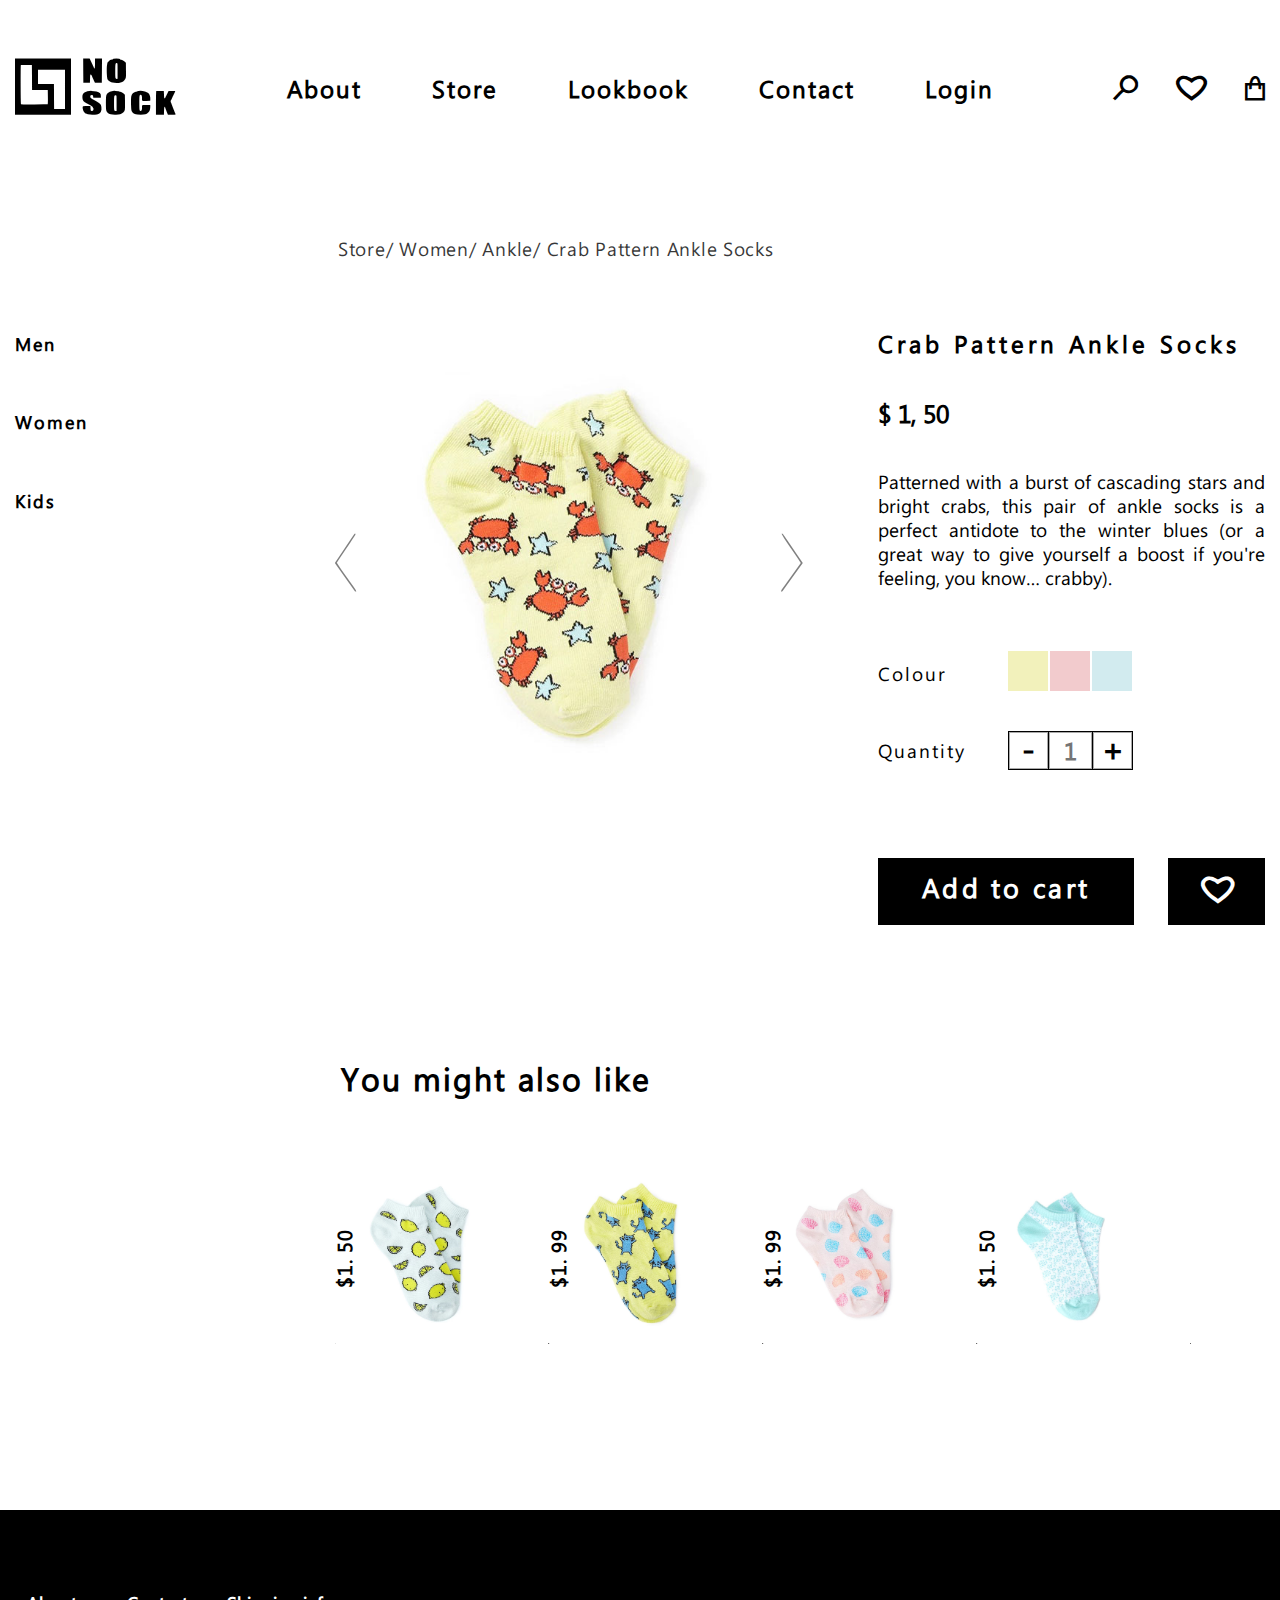
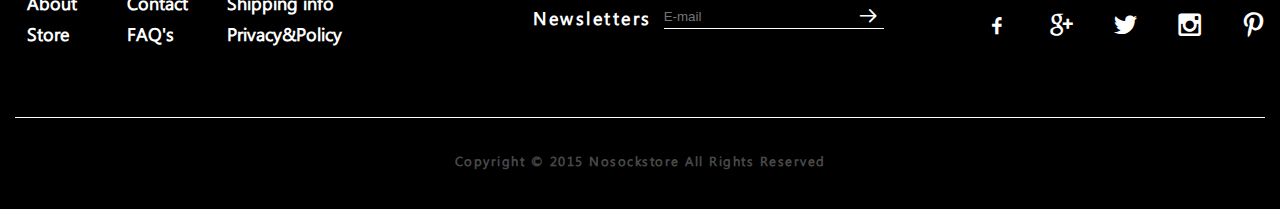
<file: projects/nosock/product.html>
<!DOCTYPE html>
<html lang="en">
<head>
	<meta charset="UTF-8">
	<meta http-equiv="X-UA-Compatible" content="IE=edge">
	<meta name="viewport" content="width=device-width, initial-scale=1">
	<title>Nosock</title>
	<link media="all" rel="stylesheet" href="assets/css/owl.carousel.css">
	<link media="all" rel="stylesheet" href="assets/css/all.css">
</head>
<body>
	<header class="header">
		<div class="container">
			<div class="header-holder">
				<div class="header-inner header-inner-column">
					<a href="index.html" class="logo"><span class="icon-logo"></span></a>
				</div>
				<div class="header-inner header-inner-center">
					<nav class="main-nav">
						<button class="opener-menu opener-x">
							<span>Menu</span>
						</button>
						<ul id="open-menu" class="nav">
							<li><a href="index.html">About</a></li>
							<li><a href="store.html">Store</a></li>
							<li><a href="index.html">Lookbook</a></li>
							<li><a href="contact.html">Contact</a></li>
							<li><a href="contact.html">Login</a></li>
						</ul>
					</nav>
				</div>
				<div class="header-inner header-inner-column">
					<ul class="list list-icons">
						<li>
							<a href="#">
								<i class="icon-search" ></i>
							</a>
							<form action="#" id="search">
								<div class="form-group form-inversed form-inversed-dark">
									<input class="form-control" type="text" placeholder="search">
									<button class="icon-arrow-right" type="submit"></button>
								</div>
							</form>
						</li>
						<li>
							<a href="wishlist.html"><i class="icon-heart"></i></a>
						</li>
						<li>
							<a href="cart.html"><i class="icon-cart"></i></a>
						</li>
					</ul>
				</div>
			</div>
		</div>
	</header>
	<main class="main-product">
		<div class="container">
			<div class="row">
				<div class="col-xs-12 col-sm-12 col-md-12 col-lg-5 col-lg-push-3">
					<ol class="breadcrumb">
						<li>Store</li>
						<li>Women</li>
						<li>Ankle</li>
						<li>Crab Pattern Ankle Socks</li>
					</ol>
				</div>
			</div>
			<div class="row">
				<div class="col-xs-12 col-sm-12 col-md-12 col-lg-3">
					<ul class="list list-filter block-area">
						<li class="h4 opener unit">
							<a href="#" class="frame">Men</a>
							<div class="subslide">
								<ul class="holder">
									<li>
										<a href="#">ankle</a>
									</li>
									<li>
										<a href="#">crew</a>
									</li>
									<li>
										<a href="#">knee</a>
									</li>
								</ul>
							</div>
						</li>
						<li class="h4 opener unit">
							<a href="#" class="frame">Women</a>
							<div class="subslide">
								<ul class="holder">
									<li>
										<a href="#" class="active">ankle</a>
									</li>
									<li>
										<a href="#">crew</a>
									</li>
									<li>
										<a href="#">knee</a>
									</li>
									<li>
										<a href="#">over the knee</a>
									</li>
								</ul>
							</div>
						</li>
						<li class="h4 opener unit">
							<a href="#" class="frame">Kids</a>
							<div class="subslide">
								<ul class="holder">
									<li>
										<a href="#">crew</a>
									</li>
									<li>
										<a href="#">knee</a>
									</li>
									<li>
										<a href="#">over the knee</a>
									</li>
								</ul>
							</div>
						</li>
					</ul>
				</div>
				<div class="col-xs-12 col-sm-12 col-md-12 col-lg-9">
					<div class="block-trade">
						<div class="block-trade-image">
							<ul class="product-carousel owl-carousel owl-theme">
								<li>
									<img class="preview img-responsive" src="assets/images/img19.jpg" alt="">
								</li>
								<li>
									<img class="preview img-responsive" src="assets/images/img09.jpg" alt="">
								</li>
								<li>
									<img class="preview img-responsive" src="assets/images/img07.jpg" alt="">
								</li>
							</ul>
						</div>
						<div class="block-trade-text">
							<div class="block-trade-title">
								<h3 class="name">Crab Pattern Ankle Socks</h3>
								<div class="price">
									$ 1, 50
								</div>
							</div>
							<div class="block-trade-description">
								<p class="spec">Patterned with a burst of cascading stars and bright crabs, this pair of ankle socks is a perfect antidote to the winter blues (or a great way to give yourself a boost if you're feeling, you know… crabby).</p>
								<div class="selection">
									<p class="feature">Colour</p>
									<ul class="list list-color">
										<li class="yellow">
											<a href="#"></a>
										</li>
										<li class="red">
											<a href="#"></a>
										</li>
										<li class="blue">
											<a href="#"></a>
										</li>
									</ul>
								</div>
								<div class="selection">
									<p class="feature">Quantity</p>
									<form>
										<div class="counter">
											<input type="number" min="0" class="counters" placeholder="1">
										</div>
									</form>
								</div>
							</div>
							<div class="block-trade-buttons">
								<a href="#" class="btn btn-brand">Add to cart</a>
								<a href="#" class="btn btn-brand btn-sm"><i class="icon-heart"></i></a>
							</div>
						</div>
					</div>
				</div>
			</div>
			<div class="row">
				<div class="col-xs-12 col-sm-12 col-md-12 col-lg-3"></div>
				<div class="col-xs-12 col-sm-12 col-md-12 col-lg-9">
					<h2 class="title-options">You might also like</h2>
					<div class="block-options">
						<div class="block-options-inner">
							<div class="product-card product-card-sm">
								<a href="#" class="product-holder"></a>
								<div class="price">
									$1. 50
								</div>
								<div class="image-holder">
									<img src="assets/images/img07.jpg" alt="img07">
								</div>
								<div class="product-caption">
									<h3 class="text-uppercase">
										forever 21
									</h3>
									<ul class="list list-icons list-icons-sm list-icons-horizontal">
										<li>
											<a href=""><i class="icon-cart"></i></a>
										</li>
										<li>
											<a href=""><i class="icon-heart"></i></a>
										</li>
									</ul>
									<p>
										Abstract Snowflake Ankle Socks
									</p>
								</div>
							</div>
						</div>
						<div class="block-options-inner">
							<div class="product-card product-card-sm">
								<a href="#" class="product-holder"></a>
								<div class="price">
									$1. 99
								</div>
								<div class="image-holder">
									<img src="assets/images/img06.jpg" alt="img06">
								</div>
								<div class="product-caption">
									<h3 class="text-uppercase">
										forever 21
									</h3>
									<ul class="list list-icons list-icons-sm list-icons-horizontal">
										<li>
											<a href=""><i class="icon-cart"></i></a>
										</li>
										<li>
											<a href=""><i class="icon-heart"></i></a>
										</li>
									</ul>
									<p>
										Abstract Snowflake Ankle Socks
									</p>
								</div>
							</div>
						</div>
						<div class="block-options-inner">
							<div class="product-card product-card-sm">
								<a href="#" class="product-holder"></a>
								<div class="price">
									$1. 99
								</div>
								<div class="image-holder">
									<img src="assets/images/img13.jpg" alt="img13">
								</div>
								<div class="product-caption">
									<h3 class="text-uppercase">
										forever 21
									</h3>
									<ul class="list list-icons list-icons-sm list-icons-horizontal">
										<li>
											<a href=""><i class="icon-cart"></i></a>
										</li>
										<li>
											<a href=""><i class="icon-heart"></i></a>
										</li>
									</ul>
									<p>
										Abstract Snowflake Ankle Socks
									</p>
								</div>
							</div>
						</div>
						<div class="block-options-inner">
							<div class="product-card product-card-sm">
								<a href="#" class="product-holder"></a>
								<div class="price">
									$1. 50
								</div>
								<div class="image-holder">
									<img src="assets/images/img14.jpg" alt="img14">
								</div>
								<div class="product-caption">
									<h3 class="text-uppercase">
										forever 21
									</h3>
									<ul class="list list-icons list-icons-sm list-icons-horizontal">
										<li>
											<a href=""><i class="icon-cart"></i></a>
										</li>
										<li>
											<a href=""><i class="icon-heart"></i></a>
										</li>
									</ul>
									<p>
										Abstract Snowflake Ankle Socks
									</p>
								</div>
							</div>
						</div>
					</div>
				</div>
			</div>
		</div>
	</main>
	<footer class="footer">
			<div class="container">
				<div class="footer-inner">
					<div class="row">
						<div class="col-xs-12 col-sm-12 col-md-6 col-lg-6 col-xl-4">
							<ul class="list list-footer">
								<li>
									<a href="#">About</a>
								</li>
								<li>
									<a href="#">Contact</a>
								</li>
								<li>
									<a href="#">Shipping info</a>
								</li>
								<li>
									<a href="#">Store</a>
								</li>
								<li>
									<a href="#">FAQ's</a>
								</li>
								<li>
									<a href="#">Privacy&amp;Policy</a>
								</li>
							</ul>
						</div>
						<div class="col-xs-12 col-sm-12 col-md-6 col-lg-6 col-xl-5">
							<div class="newsletters">
								<div class="row">
									<div class="col-xs-12 col-sm-12 col-md-12 col-lg-3 col-lg-push-2">
										<h4>Newsletters</h4>							
									</div>
									<div class="col-xs-12 col-sm-12 col-md-12 col-lg-6 col-lg-push-2">
										<form action="#">
											<div class="form-group form-inversed form-inversed-light">
												<input class="form-control" required type="text" placeholder="E-mail">
												<button class="icon-arrow-right" type="submit"></button>
											</div>
										</form>
									</div>
								</div>
							</div>
						</div>
						<div class="col-xs-12 col-sm-12 col-md-12 col-lg-12 col-xl-3">
							<ul class="list list-social">
								<li>
									<a href="#"><i class="icon-social-facebook"></i></a>
								</li>
								<li>
									<a href="#"><i class="icon-google"></i></a>
								</li>
								<li>
									<a href="#"><i class="icon-twitter"></i></a>
								</li>
								<li>
									<a href="#"><i class="icon-instagram"></i></a>
								</li>
								<li>
									<a href="#"><i class="icon-pinterest"></i></a>
								</li>
							</ul>
						</div>
					</div>
				</div>
				<div class="copywrite text-center">
					Copyright © 2015 Nosockstore <span>All Rights Reserved </span>
				</div>
			</div>
		</footer>

	<script src="https://ajax.googleapis.com/ajax/libs/jquery/1.11.3/jquery.min.js"></script>
	<script src="assets/js/open-menu.js"></script>
	<script src="assets/js/jquery.formstyler.min.js"></script>
	<script src="assets/js/owl.carousel.min.js"></script>
	<script src="assets/js/owl.navigation.js"></script>
	<script src="assets/js/zoomsl-3.0.js"></script>
	<script src="assets/js/jquery.main.js"></script>
	<script>
		$(document).ready(function(){
			$(".opener-menu").click(function(){
				$("#open-menu").toggle();
			});
			$('.counters').styler();

			// carousel
			$('.product-carousel').owlCarousel({
				loop:true,
				items:1,
				nav: true,
				dots: false
			});
			$(".preview").imagezoomsl({
		        zoomrange: [2, 1],
		    });
		    $(".icon-search").click(function(){
				$("#search").toggle();
			});
		});
	</script>
</body>
</html>
</file>
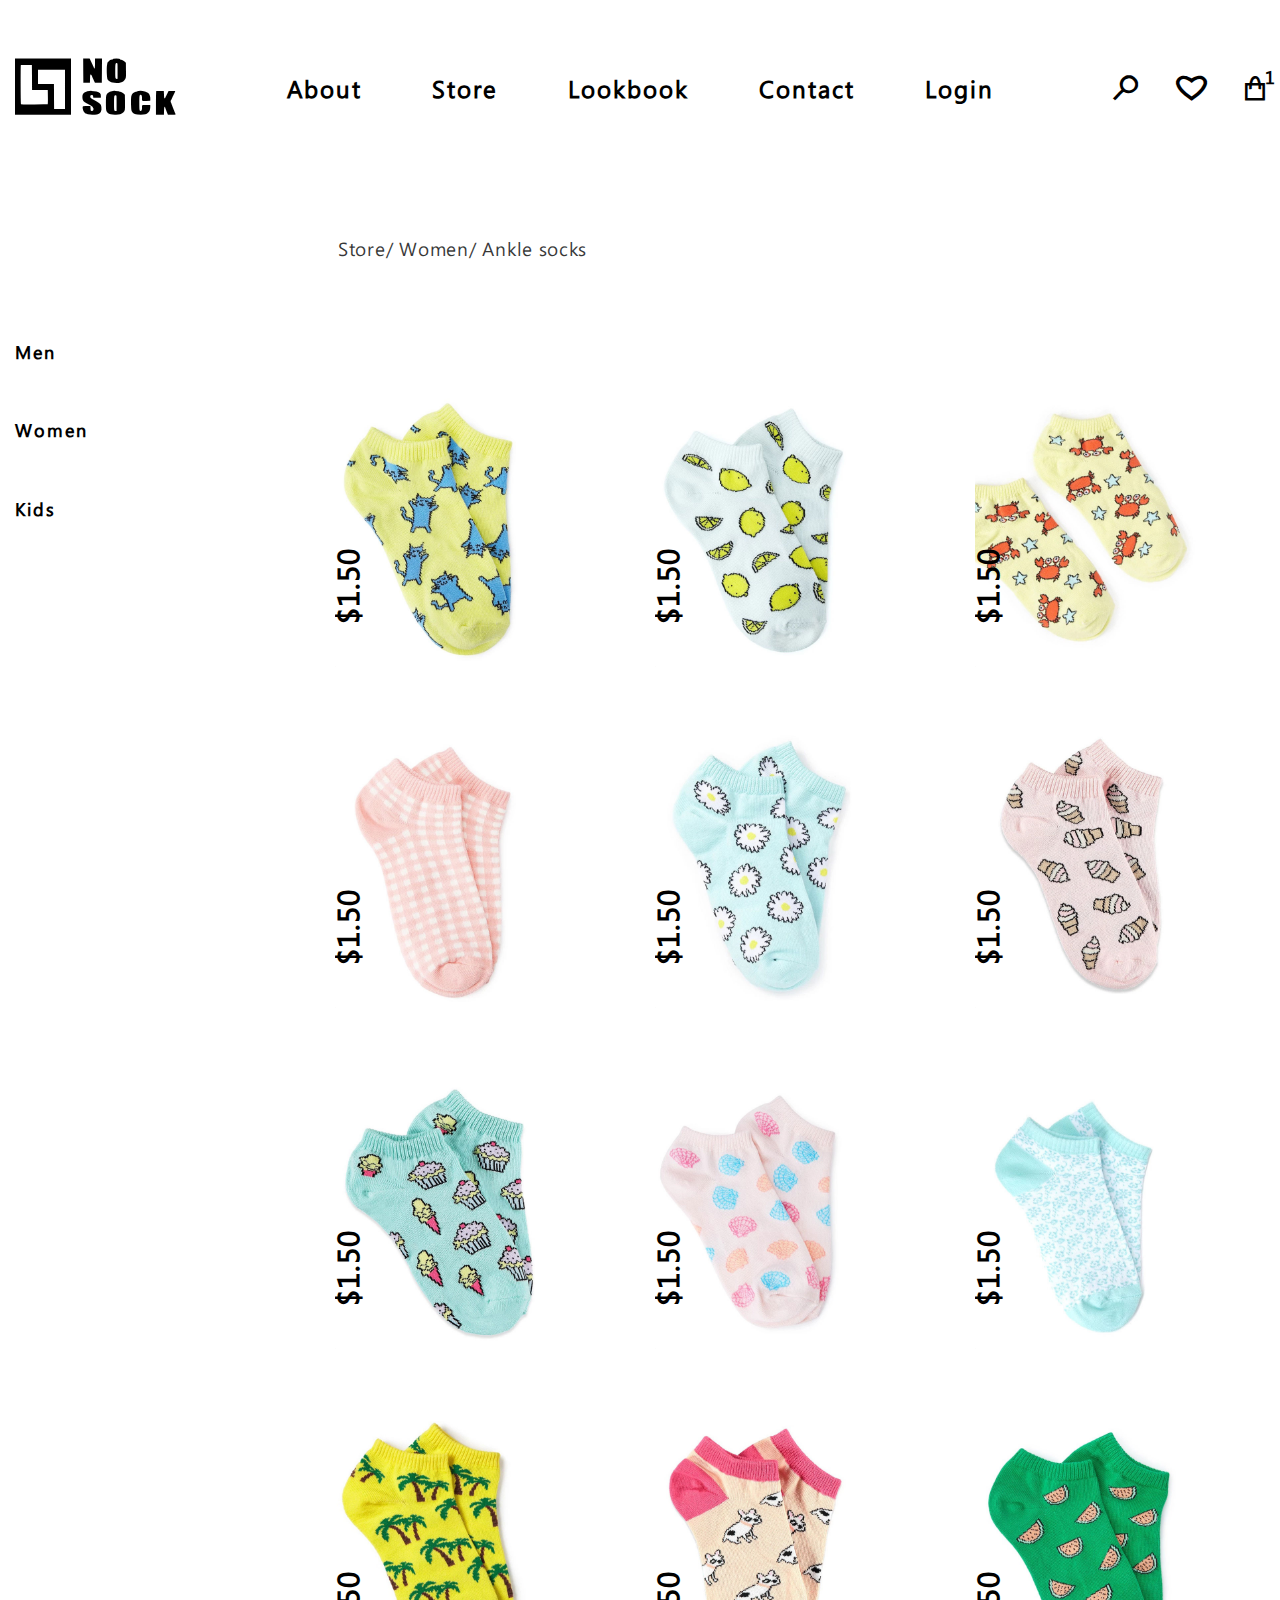
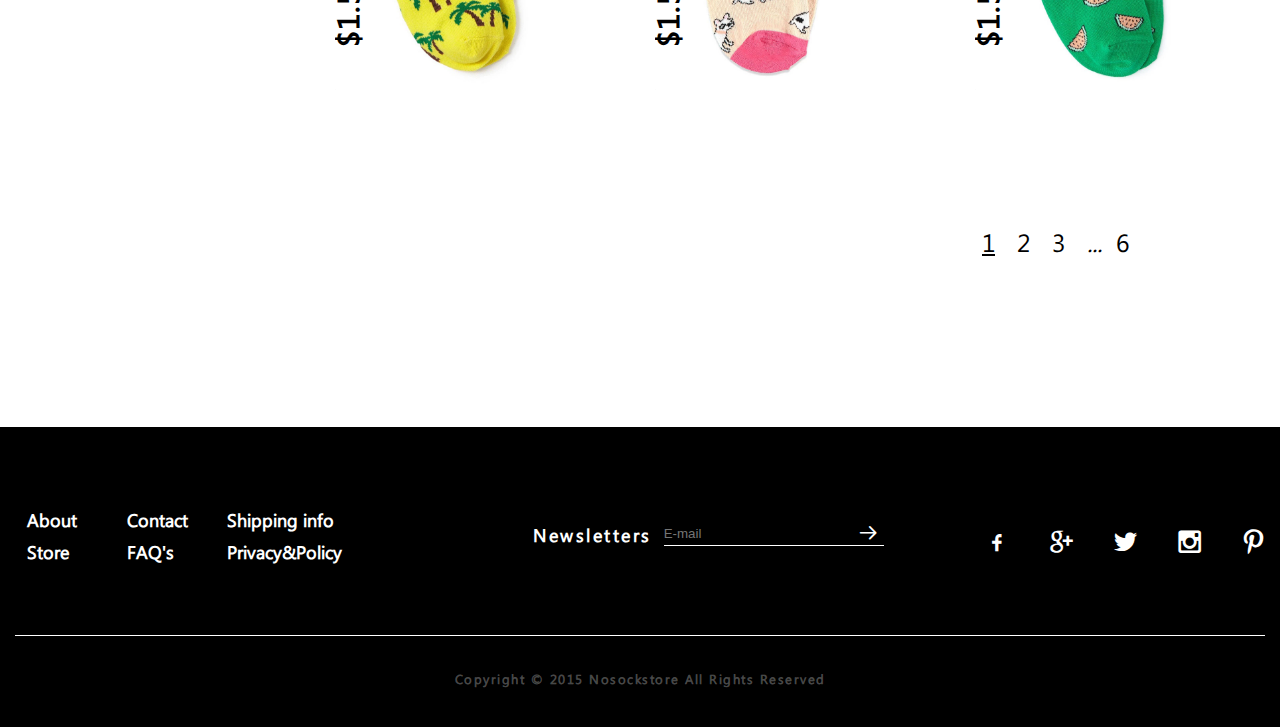
<file: projects/nosock/store.html>
<!DOCTYPE html>
<html lang="en">
<head>
	<meta charset="UTF-8">
	<meta http-equiv="X-UA-Compatible" content="IE=edge">
	<meta name="viewport" content="width=device-width, initial-scale=1">
	<title>Nosock</title>
	<link media="all" rel="stylesheet" href="assets/css/all.css">
</head>
<body>
	<header class="header">
		<div class="container">
			<div class="header-holder">
				<div class="header-inner header-inner-column">
					<a href="index.html" class="logo"><span class="icon-logo"></span></a>
				</div>
				<div class="header-inner header-inner-center">
					<nav class="main-nav">
						<button class="opener-menu opener-x">
							<span>Menu</span>
						</button>
						<ul id="open-menu" class="nav">
							<li><a href="index.html">About</a></li>
							<li><a href="store.html">Store</a></li>
							<li><a href="index.html">Lookbook</a></li>
							<li><a href="contact.html">Contact</a></li>
							<li><a href="contact.html">Login</a></li>
						</ul>
					</nav>
				</div>
				<div class="header-inner header-inner-column">
					<ul class="list list-icons">
						<li>
							<a href="#">
								<i class="icon-search" ></i>
							</a>
							<form action="#" id="search">
								<div class="form-group form-inversed form-inversed-dark">
									<input class="form-control" type="text" placeholder="search">
									<button class="icon-arrow-right" type="submit"></button>
								</div>
							</form>
						</li>
						<li>
							<a href="wishlist.html"><i class="icon-heart"></i></a>
						</li>
						<li>
							<a href="cart.html" class="bage" data-count="1"><i class="icon-cart"></i></a>
						</li>
					</ul>
				</div>
			</div>
		</div>
	</header>
	<main class="main-store">
		<div class="container">
			<div class="row">
				<div class="col-md-4 col-md-push-3">
					<ol class="breadcrumb">
						<li>Store</li>
						<li>Women</li>
						<li>Ankle socks</li>
					</ol>
				</div>
			</div>
			<div class="row">
				<div class="col-xs-12 col-sm-12 col-md-12 col-lg-3">
					<ul class="list list-filter block-area">
						<li class="h4 opener unit">
							<a href="#" class="frame">Men</a>
							<div class="subslide">
								<ul class="holder">
									<li>
										<a href="#">ankle</a>
									</li>
									<li>
										<a href="#">crew</a>
									</li>
									<li>
										<a href="#">knee</a>
									</li>
								</ul>
							</div>
						</li>
						<li class="h4 opener unit">
							<a href="#" class="frame">Women</a>
							<div class="subslide">
								<ul class="holder">
									<li>
										<a href="#" class="active">ankle</a>
									</li>
									<li>
										<a href="#">crew</a>
									</li>
									<li>
										<a href="#">knee</a>
									</li>
									<li>
										<a href="#">over the knee</a>
									</li>
								</ul>
							</div>
						</li>
						<li class="h4 opener unit">
							<a href="#" class="frame">Kids</a>
							<div class="subslide">
								<ul class="holder">
									<li>
										<a href="#">crew</a>
									</li>
									<li>
										<a href="#">knee</a>
									</li>
									<li>
										<a href="#">over the knee</a>
									</li>
								</ul>
							</div>
						</li>
					</ul>
				</div>
				<div class="col-xs-12 col-sm-12 col-md-12 col-lg-9">
					<div class="block-products">
						<div class="row">
							<div class="col-xs-12 col-sm-12 col-md-6 col-lg-4 col-xl-4">
								<div class="product-card">
									<a href="#" class="product-holder"></a>
									<a href="#" class="wish"><i class="icon-heart"></i></a>
									<div class="price">
										$1.50
									</div>
									<div class="image-holder">
										<img src="assets/images/img06.jpg" alt="img06">
									</div>
									<div class="product-caption">
										<h3>
											FOREVER 21
										</h3>
										<p>
											Crab Pattern Ankle Socks
										</p>
										<ul class="list list-icons">
											<li>
												<a href=""><i class="icon-heart"></i></a>
											</li>
											<li>
												<a href=""><i class="icon-cart"></i></a>
											</li>
										</ul>
									</div>
								</div>
							</div>
							<div class="col-xs-12 col-sm-12 col-md-6 col-lg-4 col-xl-4">
								<div class="product-card">
									<a href="#" class="product-holder"></a>
									<a href="#" class="wish"><i class="icon-heart"></i></a>
									<div class="price">
										$1.50
									</div>
									<div class="image-holder">
										<img src="assets/images/img07.jpg" alt="img07">
									</div>
									<div class="product-caption">
										<h3>
											FOREVER 21
										</h3>
										<p>
											Crab Pattern Ankle Socks
										</p>
										<ul class="list list-icons">
											<li>
												<a href=""><i class="icon-heart"></i></a>
											</li>
											<li>
												<a href=""><i class="icon-cart"></i></a>
											</li>
										</ul>
									</div>
								</div>
							</div>
							<div class="col-xs-12 col-sm-12 col-md-6 col-lg-4 col-xl-4">
								<div class="product-card">
									<a href="product.html" class="product-holder"></a>
									<a href="#" class="wish"><i class="icon-heart"></i></a>
									<div class="price">
										$1.50
									</div>
									<div class="image-holder">
										<img src="assets/images/img08.jpg" alt="img08">
									</div>
									<div class="product-caption">
										<h3>
											FOREVER 21
										</h3>
										<p>
											Crab Pattern Ankle Socks
										</p>
										<ul class="list list-icons">
											<li>
												<a href=""><i class="icon-heart"></i></a>
											</li>
											<li>
												<a href=""><i class="icon-cart"></i></a>
											</li>
										</ul>
									</div>
								</div>
							</div>
							<div class="col-xs-12 col-sm-12 col-md-6 col-lg-4 col-xl-4">
								<div class="product-card">
									<a href="#" class="product-holder"></a>
									<a href="#" class="wish"><i class="icon-heart"></i></a>
									<div class="price">
										$1.50
									</div>
									<div class="image-holder">
										<img src="assets/images/img09.jpg" alt="img09">
									</div>
									<div class="product-caption">
										<h3>
											FOREVER 21
										</h3>
										<p>
											Crab Pattern Ankle Socks
										</p>
										<ul class="list list-icons">
											<li>
												<a href=""><i class="icon-heart"></i></a>
											</li>
											<li>
												<a href=""><i class="icon-cart"></i></a>
											</li>
										</ul>
									</div>
								</div>
							</div>
							<div class="col-xs-12 col-sm-12 col-md-6 col-lg-4 col-xl-4">
								<div class="product-card">
									<a href="#" class="product-holder"></a>
									<a href="#" class="wish"><i class="icon-heart"></i></a>
									<div class="price">
										$1.50
									</div>
									<div class="image-holder">
										<img src="assets/images/img10.jpg" alt="img10">
									</div>
									<div class="product-caption">
										<h3>
											FOREVER 21
										</h3>
										<p>
											Crab Pattern Ankle Socks
										</p>
										<ul class="list list-icons">
											<li>
												<a href=""><i class="icon-heart"></i></a>
											</li>
											<li>
												<a href=""><i class="icon-cart"></i></a>
											</li>
										</ul>
									</div>
								</div>
							</div>
							<div class="col-xs-12 col-sm-12 col-md-6 col-lg-4 col-xl-4">
								<div class="product-card">
									<a href="#" class="product-holder"></a>
									<a href="#" class="wish"><i class="icon-heart"></i></a>
									<div class="price">
										$1.50
									</div>
									<div class="image-holder">
										<img src="assets/images/img11.jpg" alt="img11">
									</div>
									<div class="product-caption">
										<h3>
											FOREVER 21
										</h3>
										<p>
											Crab Pattern Ankle Socks
										</p>
										<ul class="list list-icons">
											<li>
												<a href=""><i class="icon-heart"></i></a>
											</li>
											<li>
												<a href=""><i class="icon-cart"></i></a>
											</li>
										</ul>
									</div>
								</div>
							</div>
							<div class="col-xs-12 col-sm-12 col-md-6 col-lg-4 col-xl-4">
								<div class="product-card">
									<a href="#" class="product-holder"></a>
									<a href="#" class="wish"><i class="icon-heart"></i></a>
									<div class="price">
										$1.50
									</div>
									<div class="image-holder">
										<img src="assets/images/img12.jpg" alt="img12">
									</div>
									<div class="product-caption">
										<h3>
											FOREVER 21
										</h3>
										<p>
											Crab Pattern Ankle Socks
										</p>
										<ul class="list list-icons">
											<li>
												<a href=""><i class="icon-heart"></i></a>
											</li>
											<li>
												<a href=""><i class="icon-cart"></i></a>
											</li>
										</ul>
									</div>
								</div>
							</div>
							<div class="col-xs-12 col-sm-12 col-md-6 col-lg-4 col-xl-4">
								<div class="product-card">
									<a href="#" class="product-holder"></a>
									<a href="#" class="wish"><i class="icon-heart"></i></a>
									<div class="price">
										$1.50
									</div>
									<div class="image-holder">
										<img src="assets/images/img13.jpg" alt="img13">
									</div>
									<div class="product-caption">
										<h3>
											FOREVER 21
										</h3>
										<p>
											Crab Pattern Ankle Socks
										</p>
										<ul class="list list-icons">
											<li>
												<a href=""><i class="icon-heart"></i></a>
											</li>
											<li>
												<a href=""><i class="icon-cart"></i></a>
											</li>
										</ul>
									</div>
								</div>
							</div>
							<div class="col-xs-12 col-sm-12 col-md-6 col-lg-4 col-xl-4">
								<div class="product-card">
									<a href="#" class="product-holder"></a>
									<a href="#" class="wish"><i class="icon-heart"></i></a>
									<div class="price">
										$1.50
									</div>
									<div class="image-holder">
										<img src="assets/images/img14.jpg" alt="img14">
									</div>
									<div class="product-caption">
										<h3>
											FOREVER 21
										</h3>
										<p>
											Crab Pattern Ankle Socks
										</p>
										<ul class="list list-icons">
											<li>
												<a href=""><i class="icon-heart"></i></a>
											</li>
											<li>
												<a href=""><i class="icon-cart"></i></a>
											</li>
										</ul>
									</div>
								</div>
							</div>
							<div class="col-xs-12 col-sm-12 col-md-6 col-lg-4 col-xl-4">
								<div class="product-card">
									<a href="#" class="product-holder"></a>
									<a href="#" class="wish"><i class="icon-heart"></i></a>
									<div class="price">
										$1.50
									</div>
									<div class="image-holder">
										<img src="assets/images/img15.jpg" alt="img15">
									</div>
									<div class="product-caption">
										<h3>
											FOREVER 21
										</h3>
										<p>
											Crab Pattern Ankle Socks
										</p>
										<ul class="list list-icons">
											<li>
												<a href=""><i class="icon-heart"></i></a>
											</li>
											<li>
												<a href=""><i class="icon-cart"></i></a>
											</li>
										</ul>
									</div>
								</div>
							</div>
							<div class="col-xs-12 col-sm-12 col-md-6 col-lg-4 col-xl-4">
								<div class="product-card">
									<a href="#" class="product-holder"></a>
									<a href="#" class="wish"><i class="icon-heart"></i></a>
									<div class="price">
										$1.50
									</div>
									<div class="image-holder">
										<img src="assets/images/img16.jpg" alt="img16">
									</div>
									<div class="product-caption">
										<h3>
											FOREVER 21
										</h3>
										<p>
											Crab Pattern Ankle Socks
										</p>
										<ul class="list list-icons">
											<li>
												<a href=""><i class="icon-heart"></i></a>
											</li>
											<li>
												<a href=""><i class="icon-cart"></i></a>
											</li>
										</ul>
									</div>
								</div>
							</div>
							<div class="col-xs-12 col-sm-12 col-md-6 col-lg-4 col-xl-4">
								<div class="product-card">
									<a href="#" class="product-holder"></a>
									<a href="#" class="wish"><i class="icon-heart"></i></a>
									<div class="price">
										$1.50
									</div>
									<div class="image-holder">
										<img src="assets/images/img17.jpg" alt="img17">
									</div>
									<div class="product-caption">
										<h3>
											FOREVER 21
										</h3>
										<p>
											Crab Pattern Ankle Socks
										</p>
										<ul class="list list-icons">
											<li>
												<a href=""><i class="icon-heart"></i></a>
											</li>
											<li>
												<a href=""><i class="icon-cart"></i></a>
											</li>
										</ul>
									</div>
								</div>
							</div>
						</div>
					</div>
					<div class="row">
						<div class="col-md-4 col-md-push-8">
							<div id="pagination"></div>
						</div>
					</div>
				</div>
			</div>
			
		</div>
	</main>
	<footer class="footer">
		<div class="container">
			<div class="footer-inner">
				<div class="row">
					<div class="col-xs-12 col-sm-12 col-md-6 col-lg-6 col-xl-4">
						<ul class="list list-footer">
							<li>
								<a href="#">About</a>
							</li>
							<li>
								<a href="#">Contact</a>
							</li>
							<li>
								<a href="#">Shipping info</a>
							</li>
							<li>
								<a href="#">Store</a>
							</li>
							<li>
								<a href="#">FAQ's</a>
							</li>
							<li>
								<a href="#">Privacy&amp;Policy</a>
							</li>
						</ul>
					</div>
					<div class="col-xs-12 col-sm-12 col-md-6 col-lg-6 col-xl-5">
						<div class="newsletters">
							<div class="row">
								<div class="col-xs-12 col-sm-12 col-md-12 col-lg-3 col-lg-push-2">
									<h4>Newsletters</h4>							
								</div>
								<div class="col-xs-12 col-sm-12 col-md-12 col-lg-6 col-lg-push-2">
									<form action="#">
										<div class="form-group form-inversed form-inversed-light">
											<input class="form-control" required type="text" placeholder="E-mail">
											<button class="icon-arrow-right" type="submit"></button>
										</div>
									</form>
								</div>
							</div>
						</div>
					</div>
					<div class="col-xs-12 col-sm-12 col-md-12 col-lg-12 col-xl-3">
						<ul class="list list-social">
							<li>
								<a href="#"><i class="icon-social-facebook"></i></a>
							</li>
							<li>
								<a href="#"><i class="icon-google"></i></a>
							</li>
							<li>
								<a href="#"><i class="icon-twitter"></i></a>
							</li>
							<li>
								<a href="#"><i class="icon-instagram"></i></a>
							</li>
							<li>
								<a href="#"><i class="icon-pinterest"></i></a>
							</li>
						</ul>
					</div>
				</div>
			</div>
			<div class="copywrite text-center">
				Copyright © 2015 Nosockstore <span>All Rights Reserved </span>
			</div>
		</div>
	</footer>
	<script src="https://ajax.googleapis.com/ajax/libs/jquery/1.11.3/jquery.min.js"></script>

	<script src="assets/js/open-menu.js"></script>
	<script src="assets/js/jquery.main.js"></script>
	<script src="assets/js/pagination.js"></script>
	<script>
			$(document).ready(function(){
			$(".opener-menu").click(function(){
				$("#open-menu").toggle();
			});
			$(".icon-search").click(function(){
				$("#search").toggle();
			});
		});
	</script>	
</body>
</html>
</file>
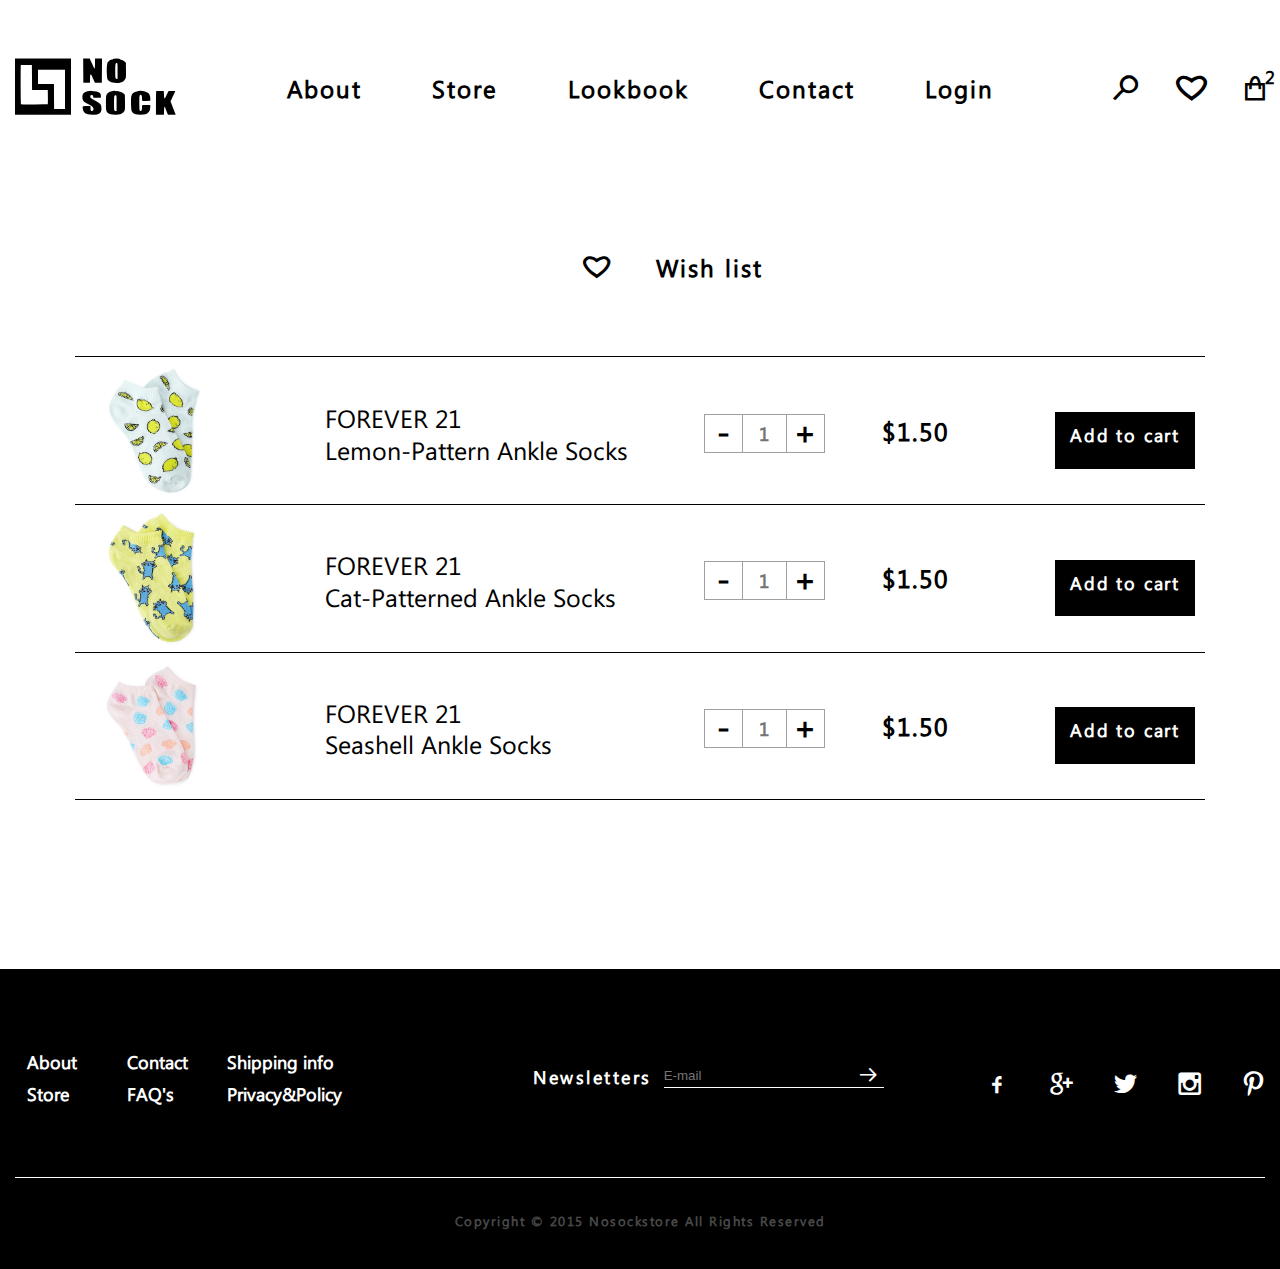
<file: projects/nosock/wishlist.html>
<!DOCTYPE html>
<html lang="en">
<head>
	<meta charset="UTF-8">
	<meta http-equiv="X-UA-Compatible" content="IE=edge">
	<meta name="viewport" content="width=device-width, initial-scale=1">
	<title>Nosock</title>
	<link media="all" rel="stylesheet" href="assets/css/all.css">
</head>
<body>
	<header class="header">
		<div class="container">
			<div class="header-holder">
				<div class="header-inner header-inner-column">
					<a href="index.html" class="logo"><span class="icon-logo"></span></a>
				</div>
				<div class="header-inner header-inner-center">
					<nav class="main-nav">
						<button class="opener-menu opener-x">
							<span>Menu</span>
						</button>
						<ul id="open-menu" class="nav">
							<li><a href="index.html">About</a></li>
							<li><a href="store.html">Store</a></li>
							<li><a href="index.html">Lookbook</a></li>
							<li><a href="contact.html">Contact</a></li>
							<li><a href="contact.html">Login</a></li>
						</ul>
					</nav>
				</div>
				<div class="header-inner header-inner-column">
					<ul class="list list-icons">
						<li>
							<a href="#">
								<i class="icon-search" ></i>
							</a>
							<form action="#" id="search">
								<div class="form-group form-inversed form-inversed-dark">
									<input class="form-control" type="text" placeholder="search">
									<button class="icon-arrow-right" type="submit"></button>
								</div>
							</form>
						</li>
						<li>
							<a href="wishlist.html"><i class="icon-heart"></i></a>
						</li>
						<li>
							<a href="cart.html" class="bage" data-count="2"><i class="icon-cart"></i></a>
						</li>
					</ul>
				</div>
			</div>
		</div>
	</header>
	<main class="main-wishlist">
		<div class="container">
			<div class="page-header text-center">
				<div class="h2">
					<i class="icon-heart"></i>
					Wish list
				</div>
			</div>
			<div class="block-wish">
				<div class="basket-block">
					<div class="row row-xs-center row-sm-center row-md-center row-lg-center">
						<div class="col-xs-4 col-sm-4 col-md-3 col-xlg-2 col-lg-2">
							<div class="image-holder">
								<img src="assets/images/img07.jpg" alt="img07">
							</div>
						</div>
						<div class="col-xs-5 col-sm-4 col-md-5 col-xlg-7 col-lg-9">
							<div class="info-block">
								<div class="row">
									<div class="col-xs-12 col-sm-12 col-md-12 col-lg-first col-lg-7">
										<div class="caption">
											<h3 class="text-uppercase">
												forever 21
											</h3>
											<p>
												Lemon-Pattern Ankle Socks
											</p>
										</div>
									</div>
									<div class="col-xs-12 col-xs-last col-sm-12 col-sm-last col-md-12 col-md-last col-lg-first col-lg-3">
										<form action="#">
											<div class="counter counter-light">
												<input type="number" min="0" class="counters" placeholder="1">
											</div>
										</form>
									</div>
									<div class="col-xs-12 col-sm-12 col-md-12 col-lg-first col-lg-2">
										<div class="price">
											$1.50
										</div>
									</div>
								</div>
							</div>
						</div>
						<div class="col-xs-3 col-sm-4 col-md-3 col-xlg-3 col-lg-1">
							<div class="btn-block">
								<a href="#" class="btn btn-brand btn-wish">Add to cart</a>
								<a href=""><i class="icon-cart"></i></a>
							</div>
						</div>
					</div>	
				</div>
				<div class="basket-block">
					<div class="row row-xs-center row-sm-center row-md-center row-lg-center">
						<div class="col-xs-4 col-sm-4 col-md-3 col-lg-2 col-xlg-2">
							<div class="image-holder">
								<img src="assets/images/img06.jpg" alt="img06">
							</div>
						</div>
						<div class="col-xs-5 col-sm-4 col-md-5 col-lg-9 col-xlg-7">
							<div class="info-block">
								<div class="row">
									<div class="col-xs-12 col-sm-12 col-md-12 col-lg-first col-lg-7">
										<div class="caption">
											<h3 class="text-uppercase">
												forever 21
											</h3>
											<p>
												Cat-Patterned Ankle Socks
											</p>
										</div>
									</div>
									<div class="col-xs-12 col-xs-last col-sm-12 col-sm-last col-md-12 col-md-last col-lg-3 col-lg-first">
										<form action="#">
											<div class="counter counter-light">
												<input type="number" min="0" class="counters" placeholder="1">
											</div>
										</form>
									</div>
									<div class="col-xs-12 col-sm-12 col-md-12 col-lg-first col-lg-2">
										<div class="price">
											$1.50
										</div>
									</div>
								</div>
							</div>
						</div>
						<div class="col-xs-3 col-sm-4 col-md-3 col-lg-1 col-xlg-3">
							<div class="btn-block">
								<a href="#" class="btn btn-brand btn-wish">Add to cart</a>
								<a href=""><i class="icon-cart"></i></a>
							</div>
						</div>
					</div>	
				</div>
				<div class="basket-block">
					<div class="row row-xs-center row-sm-center row-md-center row-lg-center">
						<div class="col-xs-4 col-sm-4 col-md-3 col-lg-2 col-xlg-2">
							<div class="image-holder">
								<img src="assets/images/img13.jpg" alt="img13">
							</div>
						</div>
						<div class="col-xs-5 col-sm-4 col-md-5 col-lg-9 col-xlg-7">
							<div class="info-block">
								<div class="row">
									<div class="col-xs-12 col-sm-12 col-md-12 col-lg-first col-lg-7">
										<div class="caption">
											<h3 class="text-uppercase">
												forever 21
											</h3>
											<p>
												Seashell Ankle Socks
											</p>
										</div>
									</div>
									<div class="col-xs-12 col-xs-last col-sm-12 col-sm-last col-md-12 col-md-last col-lg-3 col-lg-first">
										<form action="#">
											<div class="counter counter-light">
												<input type="number" min="0" class="counters" placeholder="1">
											</div>
										</form>
									</div>
									<div class="col-xs-12 col-sm-12 col-md-12 col-lg-first col-lg-2">
										<div class="price">
											$1.50
										</div>
									</div>
								</div>
							</div>
						</div>
						<div class="col-xs-3 col-sm-4 col-md-3 col-lg-1 col-xlg-3">
							<div class="btn-block">
								<a href="#" class="btn btn-brand btn-wish">Add to cart</a>
								<a href=""><i class="icon-cart"></i></a>
							</div>
						</div>
					</div>	
				</div>
			</div>
		</div>
	</main>
	<footer class="footer">
		<div class="container">
			<div class="footer-inner">
				<div class="row">
					<div class="col-xs-12 col-sm-12 col-md-6 col-lg-6 col-xl-4">
						<ul class="list list-footer">
							<li>
								<a href="#">About</a>
							</li>
							<li>
								<a href="#">Contact</a>
							</li>
							<li>
								<a href="#">Shipping info</a>
							</li>
							<li>
								<a href="#">Store</a>
							</li>
							<li>
								<a href="#">FAQ's</a>
							</li>
							<li>
								<a href="#">Privacy&amp;Policy</a>
							</li>
						</ul>
					</div>
					<div class="col-xs-12 col-sm-12 col-md-6 col-lg-6 col-xl-5">
						<div class="newsletters">
							<div class="row">
								<div class="col-xs-12 col-sm-12 col-md-12 col-lg-3 col-lg-push-2">
									<h4>Newsletters</h4>							
								</div>
								<div class="col-xs-12 col-sm-12 col-md-12 col-lg-6 col-lg-push-2">
									<form action="#">
										<div class="form-group form-inversed form-inversed-light">
											<input class="form-control" required type="text" placeholder="E-mail">
											<button class="icon-arrow-right" type="submit"></button>
										</div>
									</form>
								</div>
							</div>
						</div>
					</div>
					<div class="col-xs-12 col-sm-12 col-md-12 col-lg-12 col-xl-3">
						<ul class="list list-social">
							<li>
								<a href="#"><i class="icon-social-facebook"></i></a>
							</li>
							<li>
								<a href="#"><i class="icon-google"></i></a>
							</li>
							<li>
								<a href="#"><i class="icon-twitter"></i></a>
							</li>
							<li>
								<a href="#"><i class="icon-instagram"></i></a>
							</li>
							<li>
								<a href="#"><i class="icon-pinterest"></i></a>
							</li>
						</ul>
					</div>
				</div>
			</div>
			<div class="copywrite text-center">
				Copyright © 2015 Nosockstore <span>All Rights Reserved </span>
			</div>
		</div>
	</footer>
	<script src="https://ajax.googleapis.com/ajax/libs/jquery/1.11.3/jquery.min.js"></script>
	<script src="assets/js/open-menu.js"></script>
	<script src="assets/js/jquery.formstyler.min.js"></script>
	<script src="assets/js/owl.carousel.min.js"></script>
	<script src="assets/js/owl.navigation.js"></script>
	<script src="assets/js/zoomsl-3.0.js"></script>
	<script>
		$(document).ready(function(){
			$(".opener-menu").click(function(){
				$("#open-menu").toggle();
			});
			$('.counters').styler();
			$(".icon-search").click(function(){
				$("#search").toggle();
			});
		});
	</script>
</body>
</html>
</file>
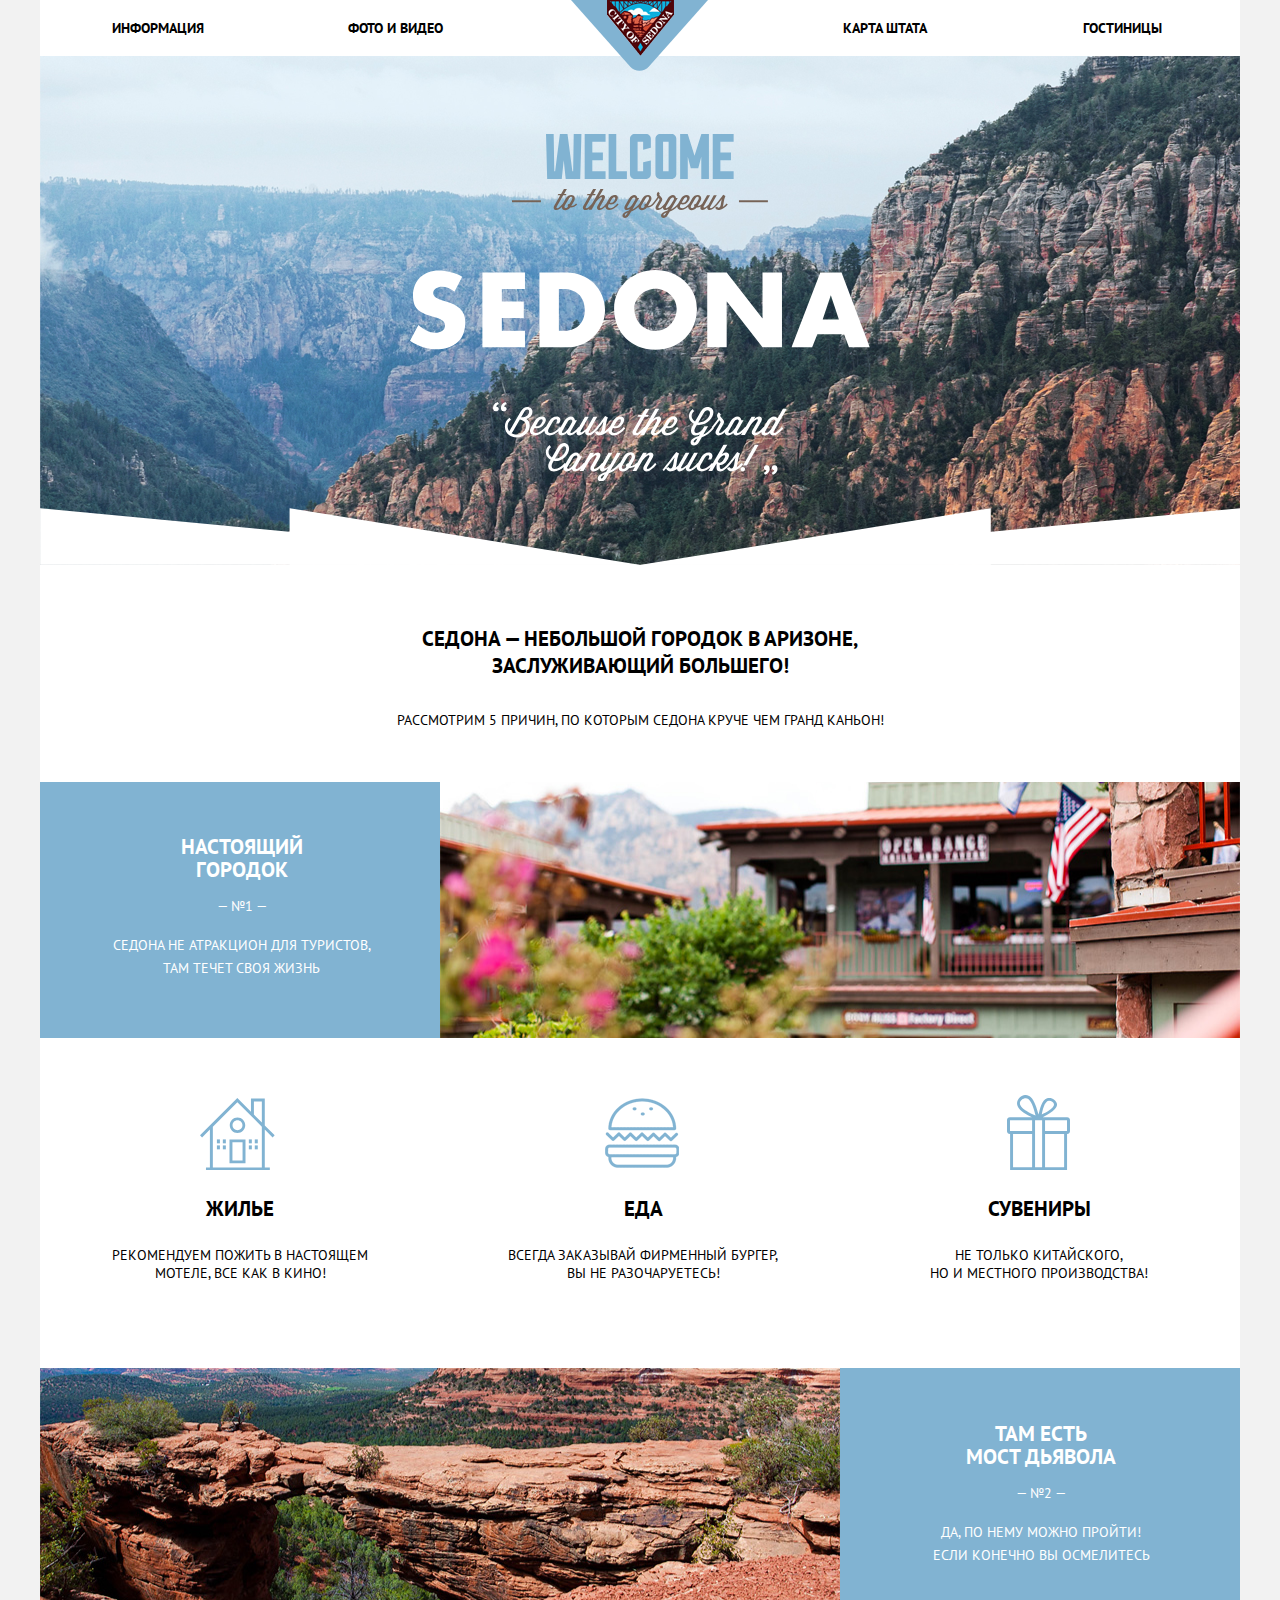
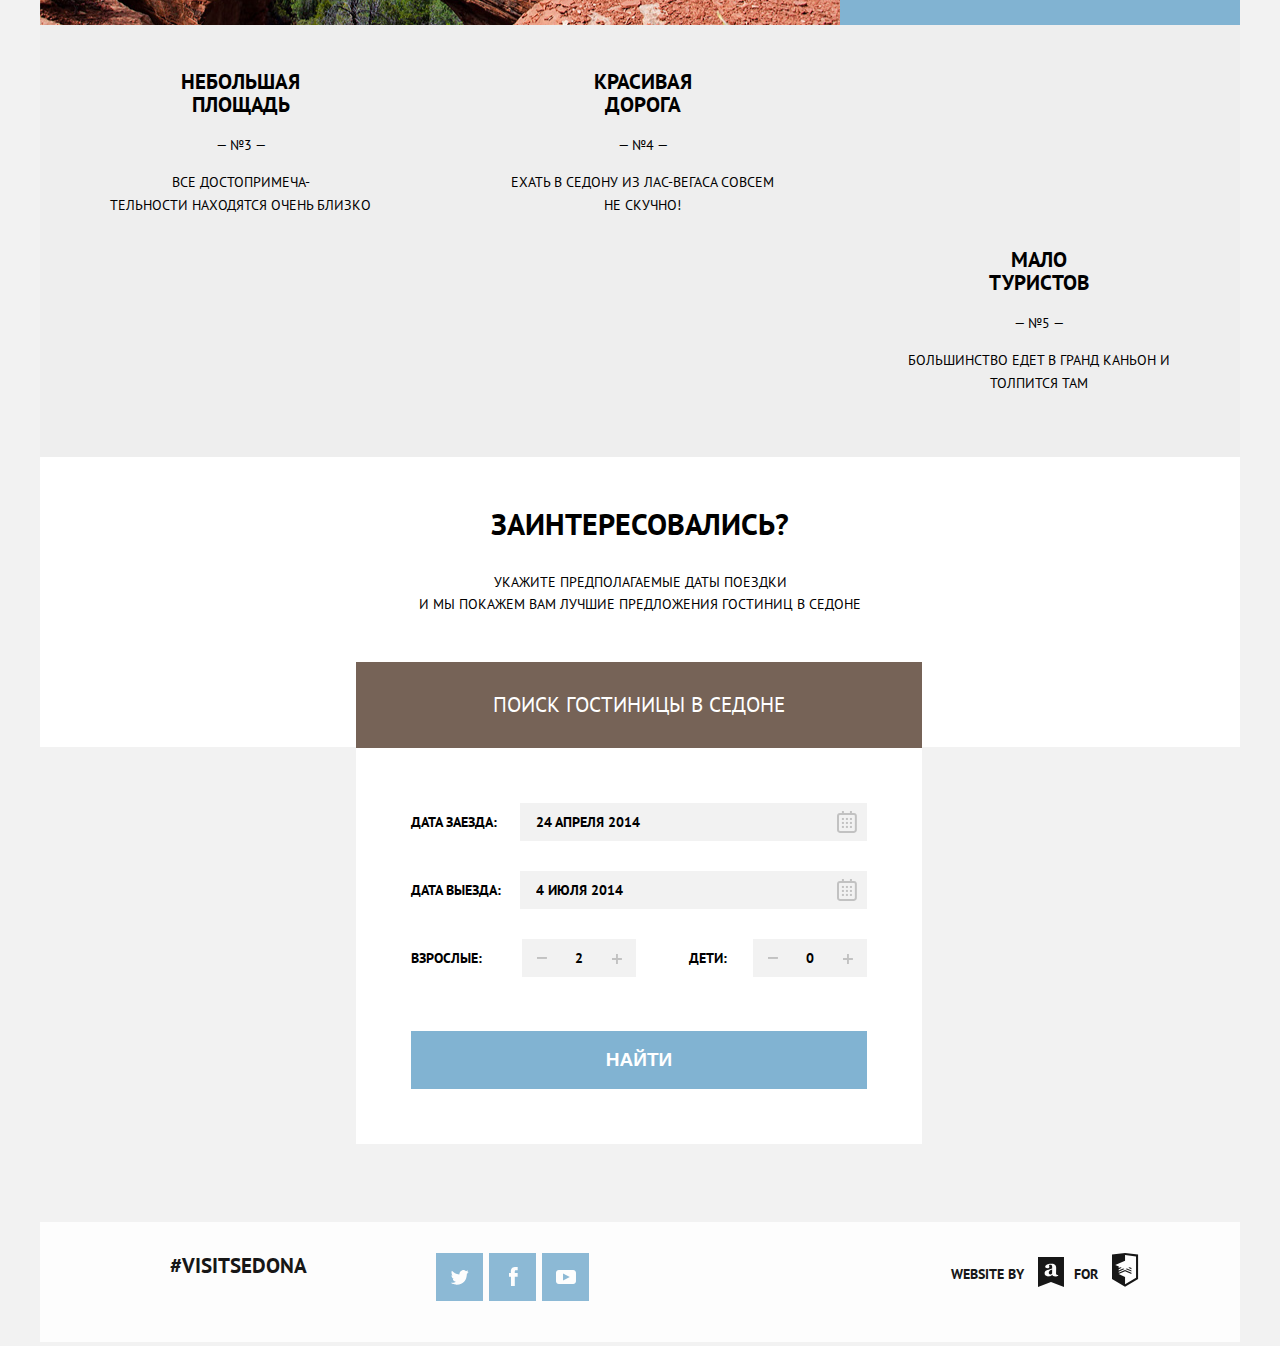
<file: projects/sedona/sedona.html>
<!DOCTYPE HTML>
<html>
    <head>
        <link href="style.css" rel="stylesheet" type="text/css">
        
        <link href='http://fonts.googleapis.com/css?family=PT+Sans:400,400italic,700,700italic&amp;subset=latin,cyrillic' rel='stylesheet' type='text/css'>
        <title>Sedona</title>
        <meta charset="utf-8">
    </head>
    
    <body>
        <div id="wrapper">
            <div id="header">
                <div class="top-menu wrapper">
                    <ul>
                        <li><a href="#">ИНФОРМАЦИЯ</a></li>
                        <li><a href="#">ФОТО И ВИДЕО</a></li>
                        <li class="right"><a href="#">ГОСТИНИЦЫ</a></li>
                        <li class="right"><a href="#">КАРТА ШТАТА</a></li>
                    </ul>
                    <svg class="triangle" viewBox="0 0 137 70.778" enable-background="new 0 0 137 70.778" xml:space="preserve">
                        <path d="M137,0h-14.173H14.173H0l31.279,35.161l0,0l27.8,31.249c5.182,5.824,13.66,5.824,18.842,0l27.8-31.249l0,0L137,0z"/>
                    </svg>
                    <img class="logo" src="images/logo-sedona@1x.png" alt="logo">
                </div>
            </div>
            
            <div class="wrapper">
                <div class="intro">
                    <svg class="text-color-blue" xmlns="http://www.w3.org/2000/svg" xmlns:xlink="http://www.w3.org/1999/xlink" x="0px" y="0px" width="187.663px" height="44.918px" viewBox="0 0 187.663 44.918" enable-background="new 0 0 187.663 44.918" xml:space="preserve">
                        <g>
                            <path d="M27.712,0h7.708l-1.21,44.918H19.685L17.71,26.373l-1.975,18.545H1.146L0,0h7.645l0.637,37.152H9.11L13.888,0h7.581   l4.905,37.152h0.765L27.712,0z"/>
                            <path d="M59.563,37.152v7.766H38.667V0h20.896v7.7H46.312v10.844h10.575v7.7H46.312v10.908H59.563z"/>
                            <path d="M80.902,37.152v7.766H62.619V0h7.645v37.152H80.902z"/>
                            <path d="M97.146,28.362l7.708-1.797v13.604c0,2.567-2.166,4.749-4.714,4.749H88.672c-2.612,0-4.714-2.182-4.714-4.749V4.749   C83.958,2.117,86.061,0,88.672,0h11.467c2.548,0,4.714,2.117,4.714,4.749v9.112l-7.708,1.796V7.7h-5.543v29.452h5.543V28.362z"/>
                            <path d="M125.619,0c2.548,0,4.714,2.117,4.714,4.749v35.42c0,2.567-2.166,4.749-4.714,4.749h-11.468   c-2.611,0-4.714-2.182-4.714-4.749V4.749c0-2.631,2.103-4.749,4.714-4.749H125.619z M122.625,7.7h-5.543v29.452h5.543V7.7z"/>
                            <path d="M155.366,0h7.581v44.918h-7.645V22.844l-3.058,11.422h-7.454l-2.994-11.422v22.074h-7.645V0h7.581l6.816,21.688L155.366,0z   "/>
                            <path d="M187.663,37.152v7.766h-20.896V0h20.896v7.7h-13.251v10.844h10.575v7.7h-10.575v10.908H187.663z"/>
                        </g>
                    </svg>
                    
                    <svg class="text-color-brown" xmlns="http://www.w3.org/2000/svg" xmlns:xlink="http://www.w3.org/1999/xlink" x="0px" y="0px" width="255.917px" height="28.91px" viewBox="0 0 255.917 28.91" enable-background="new 0 0 255.917 28.91" xml:space="preserve">
                        <g>
                            <path d="M63.999,14.454l-0.202,0.23c-1.353,1.468-3.023,2.188-4.521,2.217l2.822-4.866c1.814-3.138,0.144-6.104-2.678-6.104   c-2.304,0-4.089,0.921-5.816,3.916l-1.468,2.562l-1.227,2.098l-0.154,0.177c-2.159,2.505-4.261,4.491-5.586,4.491   c-0.662,0-1.037-0.461-0.345-1.641l6.421-11.201h2.447l0.864-1.44H52.08L54.902,0h-2.995l-2.822,4.895h-2.707l-0.864,1.44h2.735   l-6.018,10.423c-1.267,2.217-0.374,4.262,2.044,4.262c1.739,0,3.662-1.309,5.511-3.084c-0.005,3.816,5.298,4.561,8.539,0.463h0.662   c1.785,0,4.607-1.094,6.133-2.908C64.92,15.087,64.402,14.627,63.999,14.454z M57.607,14.656h-0.144   c-0.979,0-1.756,0.806-1.756,1.786c0,0.373,0.115,0.719,0.288,1.008l-0.029,0.057c-1.411,2.419-4.837,1.958-3.052-1.151   l2.274-3.945l1.44-2.447c2.102-3.57,4.981-2.16,3.167,0.95L57.607,14.656z"/>
                            <path d="M105.455,14.454l-0.202,0.23c-2.16,2.505-4.924,4.491-7.025,4.491c-1.843,0-2.937-1.151-1.555-3.57l0.288-0.519   c1.929,0.806,5.557,0.432,7.803-3.455l0.432-0.749c1.612-2.764,0.058-4.837-2.39-4.837c-2.419,0-4.348,1.267-5.615,3.455   l-2.906,4.985l-0.173,0.198c-2.16,2.505-4.261,4.491-5.586,4.491c-0.662,0-1.037-0.461-0.346-1.641L92.5,9.962   c1.295-2.275,0.058-3.916-1.613-3.916c-1.295,0-2.678,0.72-4.175,2.274L91.492,0h-2.995l-8.354,14.492l-0.168,0.192   c-2.159,2.505-4.261,4.491-5.586,4.491c-0.662,0-1.037-0.461-0.345-1.641l6.421-11.201h2.447l0.864-1.44h-2.476L84.123,0h-2.995   l-2.822,4.895H75.6l-0.864,1.44h2.735l-6.018,10.423c-1.267,2.217-0.374,4.262,2.044,4.262c1.213,0,2.517-0.639,3.822-1.627   l-0.771,1.338h3.023l4.549-7.917c4.607-5.788,6.651-5.039,5.355-2.822l-3.887,6.767c-1.267,2.217-0.374,4.262,2.044,4.262   c1.782,0,3.757-1.375,5.647-3.217c0.144,1.865,1.653,3.217,4.054,3.217c3.397,0,6.766-2.649,9.243-5.529   C106.376,15.087,105.858,14.627,105.455,14.454z M99.754,10.25c1.728-2.965,4.78-2.476,2.995,0.634l-0.432,0.749   c-1.439,2.447-3.369,2.39-4.492,1.987L99.754,10.25z"/>
                            <path d="M214.624,14.454l-0.201,0.23c-1.095,1.295-2.419,2.447-3.6,3.253c0.95-2.85,0.749-7.227,2.592-11.056l-2.246-1.209   c-1.238,1.699-3.944,5.615-6.651,8.782c0,0,0.001,0.001,0.001,0.001l-0.201,0.229c-2.159,2.505-4.261,4.491-5.586,4.491   c-0.662,0-1.036-0.461-0.345-1.641l6.392-11.201h-2.994l-5.327,9.3c-2.274,2.072-4.031,3.225-4.606,2.965   c-0.749-0.316,0-1.439,0.374-2.072l5.845-10.193h-2.994l-4.694,8.124l-0.198,0.227c-1.354,1.468-3.023,2.188-4.521,2.217   l2.821-4.866c1.814-3.138,0.145-6.104-2.678-6.104c-2.303,0-4.088,0.921-5.815,3.916l-1.469,2.562l-1.226,2.097l-0.155,0.178   c-2.159,2.505-4.924,4.491-7.025,4.491c-1.843,0-2.938-1.151-1.555-3.57l0.288-0.519c1.929,0.806,5.557,0.432,7.803-3.455   l0.432-0.749c1.612-2.764,0.058-4.837-2.39-4.837c-2.419,0-4.348,1.267-5.615,3.455l-2.904,4.984l-0.175,0.199   c-2.476,2.851-4.606,4.692-6.968,5.7l6.709-11.459h-1.757c0-1.238-1.267-2.879-3.138-2.879c-1.612,0-3.858,1.267-5.126,3.455   l-2.871,4.957c-0.002-0.001-0.005-0.003-0.007-0.004l-0.201,0.23c-2.159,2.505-4.262,4.491-5.586,4.491   c-0.662,0-1.036-0.461-0.346-1.641l2.995-5.241c1.036-1.814,0.547-2.879-0.433-4.06l-1.67-2.016   c-0.432-0.547-0.432-1.152,0.173-1.728l-1.555-1.699c-1.699,1.526-1.843,3.225-0.777,4.607l0.259,0.346   c-1.324,1.872-3.109,4.405-5.067,6.709c0,0,0.001,0.001,0.001,0.001l-0.2,0.229c-1.354,1.468-3.023,2.188-4.521,2.217l2.821-4.866   c1.814-3.138,0.145-6.104-2.678-6.104c-2.303,0-4.088,0.921-5.815,3.916l-1.469,2.562l-1.228,2.101l-0.152,0.174   c-2.477,2.851-4.607,4.692-6.968,5.7l6.709-11.459h-1.756c0-1.238-1.267-2.879-3.139-2.879c-1.612,0-3.858,1.267-5.125,3.455   l-4.204,7.256c-1.267,2.217-0.374,4.262,2.044,4.262c0.835,0,1.843-0.375,2.851-1.008l-0.835,1.41   c-4.031,1.238-6.565,2.879-6.565,5.125c0,2.88,4.405,3.484,6.565-0.201l2.275-3.945c2.396-0.747,4.743-2.156,7.18-4.482   c-0.022,3.832,5.293,4.585,8.539,0.48h0.662c1.785,0,4.607-1.094,6.133-2.908c0,0-0.001-0.001-0.001-0.001   c1.439-1.67,2.562-3.167,4.951-6.419l0.403,0.489c0.374,0.49,0.519,1.094,0.173,1.699l-3.167,5.5   c-1.268,2.217-0.375,4.262,2.044,4.262c1.518,0,3.176-0.997,4.802-2.43c-0.049,1.391,0.879,2.43,2.597,2.43   c0.835,0,1.843-0.375,2.851-1.008l-0.835,1.41c-4.031,1.238-6.564,2.879-6.564,5.125c0,2.88,4.405,3.484,6.564-0.201l2.274-3.945   c2.44-0.761,4.83-2.214,7.315-4.617c0.134,1.875,1.647,3.236,4.057,3.236c2.438,0,4.859-1.367,6.948-3.201   c-0.118,3.92,5.266,4.721,8.541,0.58h0.662c0.938,0,2.158-0.308,3.329-0.856c-0.805,2.081-0.063,3.478,1.65,3.478   c1.641,0,3.483-1.498,4.923-2.88c-0.288,1.612,0.662,2.88,2.562,2.88c2.477,0,5.327-2.649,7.804-5.529c0,0-0.001-0.001-0.001-0.001   c1.698-1.958,3.195-4.059,4.261-5.469c-1.181,3.109-0.548,8.695-3.398,8.695c-1.008,0-1.41-1.094-1.41-1.094l-1.872,0.979   c0,0,0.547,2.42,3.282,2.42c0.288,0,0.548-0.029,0.835-0.059c0.029,0,0.058-0.028,0.087-0.028c3.052-0.403,6.075-2.821,8.321-5.442   C215.574,15.03,215.055,14.569,214.624,14.454z M171.641,10.25c1.728-2.965,4.779-2.476,2.994,0.634l-0.432,0.749   c-1.44,2.447-3.369,2.39-4.492,1.987L171.641,10.25z M114.465,25.855c-0.634,1.123-1.641,0.951-1.641,0.145   c0-0.777,0.72-1.67,2.994-2.562L114.465,25.855z M115.847,19.176c-0.662,0-1.037-0.461-0.345-1.641l4.175-7.285   c1.612-2.793,4.809-2.073,3.34,0.634l-2.274,3.973C118.928,17.766,117.114,19.176,115.847,19.176z M134.244,14.656h-0.145   c-0.979,0-1.756,0.806-1.756,1.786c0,0.373,0.115,0.719,0.288,1.008l-0.029,0.057c-1.41,2.419-4.837,1.958-3.052-1.151l2.274-3.945   l1.439-2.447c2.103-3.57,4.981-2.16,3.168,0.95L134.244,14.656z M153.071,25.855c-0.634,1.123-1.642,0.951-1.642,0.145   c0-0.777,0.72-1.67,2.995-2.562L153.071,25.855z M154.453,19.176c-0.662,0-1.036-0.461-0.346-1.641l4.176-7.285   c1.612-2.793,4.808-2.073,3.34,0.634l-2.275,3.973C157.534,17.766,155.719,19.176,154.453,19.176z M183.992,14.656h-0.145   c-0.979,0-1.756,0.806-1.756,1.786c0,0.373,0.115,0.719,0.288,1.008l-0.029,0.057c-1.41,2.419-4.837,1.958-3.052-1.151l2.274-3.945   l1.439-2.447c2.103-3.57,4.981-2.16,3.168,0.95L183.992,14.656z"/>
                        </g>
                        <rect y="11.275" width="28.917" height="1.958"/>
                        <rect x="227" y="11.275" width="28.918" height="1.958"/>
                    </svg>
                    
                    <svg xmlns="http://www.w3.org/2000/svg" xmlns:xlink="http://www.w3.org/1999/xlink"   x="0px" y="0px" width="459.755px" height="79.804px" viewBox="0 0 459.755 79.804" enable-background="new 0 0 459.755 79.804" xml:space="preserve">
                        <g>
                            <path d="M44.468,21.737c-3.573-2.978-8.139-4.963-12.903-4.963c-3.573,0-8.338,2.084-8.338,6.253c0,4.368,5.261,6.055,8.636,7.146   l4.963,1.489c10.422,3.077,18.462,8.337,18.462,20.447c0,7.445-1.787,15.088-7.742,20.15c-5.856,4.963-13.698,7.047-21.241,7.047   c-9.43,0-18.661-3.176-26.304-8.537l8.338-15.682c4.864,4.268,10.621,7.742,17.271,7.742c4.566,0,9.43-2.283,9.43-7.544   c0-5.46-7.643-7.345-11.812-8.536c-12.208-3.475-20.249-6.65-20.249-21.143c0-15.187,10.819-25.112,25.807-25.112   c7.543,0,16.775,2.382,23.425,6.154L44.468,21.737z"/>
                            <path d="M91.833,18.958v12.506h21.936v16.478H91.833v12.902h23.127v16.478H72.378V2.481h42.582v16.477H91.833z"/>
                            <path d="M129.418,2.481h27.594c20.844,0,38.016,16.377,38.016,37.42c0,21.042-17.271,37.42-38.016,37.42h-27.594V2.481z    M148.873,60.845h4.367c11.613,0,21.54-6.352,21.54-20.943c0-13.4-8.834-20.943-21.341-20.943h-4.566V60.845z"/>
                            <path d="M286.873,38.512c0,24.219-17.37,41.292-41.391,41.292s-41.391-17.072-41.391-41.292C204.091,15.881,223.943,0,245.482,0   S286.873,15.881,286.873,38.512z M224.34,38.611c0,12.903,9.529,22.333,21.142,22.333s21.142-9.43,21.142-22.333   c0-10.323-9.528-19.752-21.142-19.752S224.34,28.289,224.34,38.611z"/>
                            <path d="M297.239,2.481h19.455l35.634,45.758h0.198V2.481h19.454v74.841h-19.454l-35.634-45.857h-0.198v45.857h-19.455V2.481z"/>
                            <path d="M407.347,64.319l-5.161,13.003h-20.646l28.785-74.841h21.241l28.189,74.841H439.01l-4.863-13.003H407.347z M420.945,25.608   h-0.199l-8.039,23.822h16.179L420.945,25.608z"/>
                        </g>
                    </svg>
                    
                    <svg xmlns="http://www.w3.org/2000/svg" xmlns:xlink="http://www.w3.org/1999/xlink"  x="0px" y="0px" width="293.826px" height="79.393px" viewBox="0 0 293.826 79.393" enable-background="new 0 0 293.826 79.393" xml:space="preserve">
                        <g>
                            <path d="M33.419,17.06c7.658-2.589,8.242-12.181,0.693-12.181c-2.079,0-4.559,1.459-6.272,4.449L17.628,26.979   c-0.474,0.839-0.948,1.532-1.458,2.151c-2.626-3.61-1.86-9.007,1.823-11.378l-1.532-1.933c-7.95,5.069-5.616,19.693,7.659,19.693   C35.462,35.513,40.713,21.91,33.419,17.06z M24.047,32.595c-2.261,0-4.048-0.511-5.47-1.313c0.657-0.766,1.313-1.714,1.896-2.699   l6.382-11.05l1.021,0.109C36.774,19.503,33.237,32.595,24.047,32.595z M28.131,15.309l3.063-5.251   c2.771-4.777,6.309-1.969,4.413,1.604C34.149,14.397,31.997,15.236,28.131,15.309z"/>
                            <path d="M65.499,29.321c-0.629,2.248,0.573,4.076,3.146,4.076c1.532,0,3.428-0.985,5.251-2.48c0.183,1.459,1.35,2.48,3.282,2.48   c2.02,0,4.235-1.395,6.394-3.358c-0.42,2.048,0.541,3.358,2.41,3.358c2.079,0,4.413-1.896,6.236-3.647   c-0.365,2.042,0.839,3.647,3.246,3.647c3.136,0,6.747-3.355,9.883-7.002c-0.025-0.05-0.069-0.102-0.101-0.152   c2.097-2.437,3.946-5.026,5.268-6.777c-1.496,3.939-0.693,11.014-4.304,11.014c-1.276,0-1.787-1.386-1.787-1.386l-2.371,1.24   c0,0,0.693,3.063,4.157,3.063c0.365,0,0.693-0.037,1.058-0.073c0.037,0,0.073-0.036,0.109-0.036   c2.786-0.368,5.55-2.064,7.943-4.224c0.058,2.495,1.995,4.333,5.145,4.333c4.303,0,8.57-3.355,11.707-7.002   c-0.255-0.511-0.912-1.094-1.422-1.313l-0.255,0.292c-2.735,3.172-6.236,5.689-8.898,5.689c-2.334,0-3.72-1.459-1.969-4.522   l0.365-0.657c2.443,1.021,7.039,0.547,9.883-4.376l0.547-0.948c2.042-3.501,0.073-6.127-3.027-6.127   c-3.063,0-5.507,1.605-7.111,4.376l-3.683,6.318c-0.035-0.012-0.071-0.037-0.105-0.046l-0.255,0.292   c-1.386,1.641-3.063,3.1-4.558,4.121c1.203-3.61,0.948-9.153,3.282-14.004l-2.844-1.532c-1.568,2.152-4.996,7.112-8.424,11.123   c0.032,0.046,0.074,0.091,0.11,0.138l-0.135,0.154c-2.735,3.172-5.397,5.689-7.075,5.689c-0.838,0-1.312-0.583-0.438-2.079   l8.096-14.187h-3.793l-6.747,11.779c-2.881,2.626-5.105,4.084-5.835,3.756c-0.948-0.401,0-1.823,0.474-2.625l7.403-12.91h-3.793   l-6.036,10.446c-0.098-0.06-0.196-0.123-0.288-0.162l-0.255,0.292c-2.735,3.172-5.397,5.689-7.075,5.689   c-0.838,0-1.312-0.583-0.438-2.079l6.127-10.722h-2.152c0.146-1.605-1.495-3.83-3.975-3.83c-2.042,0-4.887,1.605-6.491,4.376   l-3.846,6.637c-0.195-0.152-0.394-0.286-0.577-0.365l-0.255,0.292c-2.735,3.172-6.236,5.689-8.898,5.689   c-2.334,0-3.72-1.459-1.97-4.522l3.902-6.783c2.188-3.756,6.054-3.136,3.792,0.802l-0.547,0.948h3.1l0.547-0.948   c2.042-3.501,0.073-6.127-3.027-6.127c-3.063,0-5.507,1.605-7.111,4.376l-3.77,6.467c-0.118-0.077-0.236-0.147-0.347-0.195   l-0.255,0.292c-2.735,3.172-6.236,5.689-8.898,5.689c-2.334,0-3.72-1.459-1.97-4.522l0.365-0.657   c2.443,1.021,7.039,0.547,9.883-4.376l0.547-0.948c2.042-3.501,0.073-6.127-3.027-6.127c-3.063,0-5.507,1.605-7.111,4.376   l-3.975,6.819c-2.371,4.048-0.328,7.768,4.157,7.768c3.341,0,6.657-2.024,9.442-4.635c-0.098,2.647,1.865,4.635,5.141,4.635   C59.77,33.397,62.847,31.656,65.499,29.321z M123.528,19.758c2.188-3.756,6.054-3.136,3.792,0.802l-0.547,0.948   c-1.823,3.1-4.267,3.027-5.689,2.516L123.528,19.758z M69.337,28.985l5.288-9.227c2.042-3.538,6.09-2.626,4.23,0.802l-2.954,5.179   c-2.297,3.61-4.559,5.324-6.126,5.324C68.936,31.063,68.462,30.48,69.337,28.985z M45.153,19.758   c2.188-3.756,6.054-3.136,3.792,0.802l-0.547,0.948c-1.823,3.1-4.267,3.027-5.689,2.516L45.153,19.758z"/>
                            <path d="M173.737,33.397c4.304,0,8.57-3.355,11.706-7.002c-0.255-0.511-0.911-1.094-1.422-1.313l-0.255,0.292   c-2.735,3.172-6.236,5.689-8.898,5.689c-2.334,0-3.72-1.459-1.97-4.522l0.365-0.657c2.443,1.021,7.038,0.547,9.883-4.376   l0.547-0.948c2.042-3.501,0.073-6.127-3.027-6.127c-3.062,0-5.506,1.605-7.111,4.376l-3.693,6.336   c-0.037-0.019-0.077-0.048-0.113-0.064l-0.256,0.292c-2.734,3.172-5.396,5.689-7.074,5.689c-0.839,0-1.313-0.583-0.438-2.079   l5.47-9.591c1.642-2.881,0.073-4.96-2.042-4.96c-1.642,0-3.392,0.912-5.288,2.881l6.054-10.54h-3.793l-10.697,18.559   c-0.148-0.104-0.297-0.192-0.434-0.251l-0.256,0.292c-2.735,3.172-5.397,5.689-7.075,5.689c-0.838,0-1.312-0.583-0.438-2.079   l8.133-14.187h3.1l1.095-1.823h-3.137l3.574-6.2h-3.793l-3.574,6.2h-3.428l-1.094,1.823h3.464L140.199,28   c-1.604,2.808-0.474,5.397,2.589,5.397c1.885,0,3.941-1.216,5.962-2.975l-1.504,2.61h3.83l5.762-10.029   c5.835-7.33,8.424-6.382,6.783-3.574L158.698,28c-1.604,2.808-0.475,5.397,2.589,5.397c2.305,0,4.864-1.813,7.304-4.221   C168.703,31.615,170.633,33.397,173.737,33.397z M176.8,19.758c2.188-3.756,6.054-3.136,3.793,0.802l-0.547,0.948   c-1.824,3.1-4.268,3.027-5.689,2.516L176.8,19.758z"/>
                            <path d="M288.756,25.083l-0.256,0.292c-2.734,3.172-5.397,5.689-7.074,5.689c-0.839,0-1.313-0.583-0.438-2.079l12.837-22.209   h-3.793l-5.58,9.628c-0.656-1.058-1.896-1.97-3.464-1.97c-2.043,0-4.888,1.605-6.492,4.376l-3.711,6.406   c-0.08-0.047-0.162-0.101-0.237-0.133l-0.256,0.292c-2.734,3.172-5.396,5.689-7.074,5.689c-0.839,0-1.313-0.583-0.438-2.079   l5.47-9.591c1.642-2.881,0.073-4.96-2.042-4.96c-1.642,0-3.355,0.875-5.252,2.845l1.423-2.48h-3.793l-6.062,10.487   c-0.123-0.081-0.246-0.153-0.36-0.203l-0.256,0.292c-2.734,3.172-5.397,5.689-7.074,5.689c-0.839,0-1.313-0.583-0.438-2.079   l6.126-10.722h-2.151c0.146-1.605-1.495-3.83-3.975-3.83c-2.043,0-4.888,1.605-6.492,4.376l-3.667,6.329l-0.206,0.235   c-2.734,3.172-5.397,5.689-7.074,5.689c-0.839,0-1.313-0.583-0.438-2.079l3.792-6.637c1.313-2.298,0.693-3.647-0.547-5.142   l-2.115-2.553c-0.547-0.693-0.547-1.458,0.219-2.188l-1.969-2.151c-2.152,1.933-2.334,4.084-0.985,5.835l0.329,0.438   c-1.678,2.371-3.939,5.58-6.419,8.497c0.074,0.108,0.163,0.215,0.258,0.322c-3.125,3.592-5.781,5.918-8.763,7.191l4.813-8.242   h-3.792l-0.401,0.657c-2.006,3.537-4.304,6.054-7.258,6.054c-2.589,0-3.062-2.589-0.802-6.455l1.058-1.86   c0.692,0.109,1.386,0.183,2.151,0.183c13.493,0,20.021-18.052,8.133-18.052c-2.079,0-4.559,1.459-6.272,4.449l-5.908,10.175   c-2.225-1.167-3.392-3.282-3.392-5.397c0-1.75,0.803-3.501,2.443-4.777l-1.24-2.225c-2.698,1.933-3.901,4.522-3.901,7.075   c0,3.027,1.714,5.944,4.777,7.549l-1.131,1.969c-2.662,4.595-2.188,9.701,3.173,9.701c1.604,0,2.954-0.474,4.121-1.204   l-0.985,1.714c-5.142,1.568-8.314,3.646-8.314,6.491c0,3.647,5.58,4.413,8.314-0.255l2.918-4.996   c3.938-1.24,7.804-3.938,11.962-8.752c-0.059-0.117-0.143-0.238-0.236-0.357c1.684-1.979,3.114-3.888,5.97-7.775l0.51,0.62   c0.475,0.62,0.657,1.386,0.219,2.152L223.238,28c-1.605,2.808-0.475,5.397,2.589,5.397c1.907,0,3.989-1.244,6.033-3.036   c-0.044,1.745,1.149,3.036,3.311,3.036c1.531,0,3.428-0.985,5.251-2.48c0.183,1.459,1.35,2.48,3.282,2.48   c1.816,0,3.792-1.129,5.742-2.785l-1.398,2.42h3.829l5.798-10.102c5.799-7.257,8.388-6.309,6.747-3.501L259.499,28   c-1.604,2.808-0.475,5.397,2.589,5.397c2.016,0,4.226-1.388,6.381-3.346c-0.202,1.901,1.006,3.346,3.294,3.346   c1.531,0,3.428-0.985,5.251-2.48c0.183,1.459,1.35,2.48,3.282,2.48c3.137,0,6.747-3.355,9.883-7.002   C289.923,25.885,289.267,25.301,288.756,25.083z M210.793,10.933c1.131-1.933,2.371-2.771,3.429-2.771   c6.018,0,1.787,12.253-8.133,12.253h-0.766L210.793,10.933z M202.734,39.524c-0.802,1.422-2.078,1.204-2.078,0.183   c0-0.985,0.875-2.115,3.793-3.246L202.734,39.524z M242.427,25.739c-2.298,3.61-4.559,5.324-6.127,5.324   c-0.839,0-1.312-0.583-0.438-2.079l5.288-9.227c2.042-3.538,6.09-2.626,4.23,0.802L242.427,25.739z M279.128,25.52   c-2.298,3.756-4.632,5.543-6.236,5.543c-0.839,0-1.312-0.583-0.438-2.079l5.288-9.227c2.042-3.538,6.09-2.626,4.23,0.802h0.036   L279.128,25.52z"/>
                            <path d="M162.051,61.082l-0.255,0.293c-2.735,3.172-5.397,5.688-7.075,5.688c-0.839,0-1.312-0.583-0.438-2.079l5.471-9.591   c1.641-2.881,0.072-4.96-2.043-4.96c-1.641,0-3.354,0.875-5.251,2.845l1.422-2.479h-3.793l-6.112,10.574   c-0.165-0.119-0.331-0.225-0.484-0.291l-0.255,0.293c-1.714,1.859-3.83,2.771-5.726,2.808l3.574-6.163   c2.297-3.976,0.182-7.731-3.392-7.731c-2.917,0-5.178,1.167-7.367,4.96l-1.86,3.245l-1.626,2.782   c-0.117-0.076-0.234-0.146-0.343-0.193l-0.255,0.293c-3.136,3.609-5.798,5.943-8.789,7.221l10.394-17.797h-3.792l-6.71,11.67   c-2.917,2.698-5.178,4.193-5.908,3.865c-0.948-0.4,0-1.823,0.474-2.625l7.403-12.91h-3.793l-6.051,10.47   c-0.113-0.072-0.226-0.142-0.331-0.187l-0.255,0.293c-2.735,3.172-5.397,5.688-7.075,5.688c-0.838,0-1.312-0.583-0.438-2.079   l5.47-9.591c1.641-2.881,0.073-4.96-2.042-4.96c-1.641,0-3.355,0.875-5.251,2.845l1.422-2.479h-3.793l-6.062,10.486   c-0.123-0.081-0.246-0.153-0.36-0.203l-0.255,0.293c-2.735,3.172-5.397,5.688-7.075,5.688c-0.838,0-1.312-0.583-0.438-2.079   l6.127-10.721h-2.152c0.146-1.605-1.495-3.83-3.975-3.83c-2.042,0-4.887,1.605-6.491,4.377l-3.918,6.762   c-0.259-0.235-0.558-0.417-0.831-0.49l-0.255,0.293c-2.735,3.172-6.09,5.688-9.847,5.688c-2.589,0-4.157-2.589-1.896-6.455   l1.058-1.86c0.693,0.109,1.386,0.184,2.151,0.184c4.048,0,8.643-2.08,11.634-7.295c1.057-1.859,1.531-3.609,1.531-5.105   c0-3.428-2.225-5.652-5.032-5.652c-2.079,0-4.559,1.459-6.273,4.449l-5.908,10.175c-2.225-1.167-3.392-3.282-3.392-5.397   c0-1.75,0.802-3.501,2.443-4.777l-1.24-2.225c-2.699,1.934-3.902,4.521-3.902,7.075c0,3.026,1.714,5.944,4.777,7.549l-1.13,1.97   c-2.662,4.595-1.094,9.7,4.267,9.7c4.241,0,7.353-1.889,9.968-4.372c-0.826,2.383,0.374,4.372,3.059,4.372   c1.532,0,3.428-0.985,5.251-2.479c0.183,1.459,1.35,2.479,3.282,2.479c1.816,0,3.792-1.129,5.742-2.784l-1.399,2.42h3.83   l5.798-10.102c5.798-7.258,8.388-6.31,6.747-3.502L98.09,64c-1.604,2.809-0.474,5.397,2.589,5.397c2.041,0,4.282-1.425,6.464-3.423   c-0.455,2.086,0.509,3.423,2.398,3.423c1.824,0,3.902-1.532,5.616-3.063l-2.079,3.574c-5.142,1.531-8.351,3.646-8.351,6.491   c0,3.647,5.58,4.413,8.314-0.255l2.917-4.996c3.171-0.998,6.297-2.965,9.563-6.196c-0.524,5.297,6.533,6.505,10.786,1.126h0.839   c1.385,0,3.26-0.523,4.952-1.455l-2.549,4.41h3.83l5.798-10.102c5.798-7.258,8.388-6.31,6.747-3.502L151.001,64   c-1.604,2.809-0.475,5.397,2.59,5.397c3.136,0,6.746-3.354,9.883-7.002C163.218,61.885,162.562,61.301,162.051,61.082z    M67.664,46.933c1.13-1.933,2.371-2.771,3.428-2.771c1.422,0,2.079,0.948,2.079,2.334c0,3.538-4.303,9.919-10.211,9.919h-0.766   L67.664,46.933z M81.019,61.739c-2.297,3.61-4.559,5.324-6.127,5.324c-0.838,0-1.312-0.583-0.438-2.079l5.288-9.227   c2.042-3.537,6.09-2.625,4.23,0.803L81.019,61.739z M109.87,75.523c-0.803,1.423-2.079,1.204-2.079,0.184   c0-0.985,0.912-2.115,3.829-3.246L109.87,75.523z M135.397,61.338h-0.183c-1.24,0-2.225,1.021-2.225,2.262   c0,0.474,0.146,0.911,0.365,1.275l-0.036,0.073c-1.787,3.063-6.127,2.479-3.866-1.459l2.881-4.996l1.823-3.1   c2.663-4.522,6.309-2.735,4.012,1.204L135.397,61.338z"/>
                            <path d="M249.958,62.396c-0.219-0.583-0.875-1.167-1.422-1.313l-0.256,0.293c-1.386,1.641-3.063,3.1-4.559,4.12   c1.204-3.61,0.948-9.153,3.282-14.004l-2.845-1.532c-1.567,2.152-4.996,7.112-8.424,11.123c0.006,0.01,0.015,0.018,0.021,0.026   c-0.015-0.007-0.031-0.02-0.046-0.026l-0.255,0.293c-2.735,3.172-5.397,5.688-7.075,5.688c-0.839,0-1.641-0.839-1.641-2.553v-1.568   c2.662,0.328,5.47-1.423,7.257-4.522l1.021-1.75c3.537-6.054-2.225-8.06-6.091-4.521l5.397-9.373h-3.793l-10.816,18.766   c-0.23-0.195-0.475-0.364-0.695-0.459l-0.255,0.293c-2.735,3.172-6.236,5.688-8.898,5.688c-2.334,0-3.72-1.459-1.97-4.522   l3.902-6.783c2.188-3.756,6.054-3.136,3.793,0.803l-0.547,0.948h3.1l0.547-0.948c2.042-3.501,0.073-6.127-3.027-6.127   c-3.062,0-5.507,1.605-7.111,4.377l-3.732,6.404c-0.079-0.047-0.161-0.101-0.235-0.133l-0.256,0.293   c-2.734,3.172-5.396,5.688-7.074,5.688c-0.839,0-1.313-0.583-0.438-2.079l8.096-14.186h-3.793l-6.746,11.779   c-2.882,2.625-5.106,4.084-5.835,3.756c-0.948-0.4,0-1.823,0.474-2.625l7.403-12.91h-3.793l-7.365,12.744   c-0.821,0.746-1.66,1.413-2.45,1.952c1.203-3.61,0.948-9.153,3.282-14.004l-2.845-1.532c-1.568,2.152-10.32,13.75-13.749,17.761   c0.328,0.474,0.876,0.948,1.423,1.313c2.151-2.48,9.372-11.779,10.722-13.566c-1.495,3.938-0.693,11.014-4.304,11.014   c-1.276,0-1.787-1.387-1.787-1.387l-2.37,1.24c0,0,0.693,3.063,4.157,3.063c0.365,0,0.693-0.036,1.058-0.073   c0.036,0,0.073-0.036,0.109-0.036c1.926-0.255,3.841-1.142,5.631-2.379c-0.013,1.542,0.919,2.488,2.508,2.488   c2.078,0,4.412-1.896,6.235-3.647c-0.364,2.043,0.839,3.647,3.246,3.647c2.355,0,4.979-1.893,7.467-4.38   c0.034,2.519,1.975,4.38,5.145,4.38c3.078,0,6.136-1.72,8.776-4.032l-2.114,3.668h3.829l4.34-7.549v3.026   c0,3.245,0.62,4.887,3.683,4.887c3.137,0,6.747-3.354,9.884-7.002c-0.006-0.011-0.017-0.022-0.022-0.034   c0.016,0.012,0.031,0.023,0.047,0.034c2.152-2.479,4.049-5.142,5.397-6.929c-1.495,3.938-0.692,11.014-4.303,11.014   c-1.276,0-1.787-1.387-1.787-1.387l-2.37,1.24c0,0,0.692,3.063,4.157,3.063c0.364,0,0.692-0.036,1.058-0.073   c0.036,0,0.072-0.036,0.109-0.036C243.285,68.777,247.114,65.714,249.958,62.396z M224.77,59.405l1.094-1.896   c4.377-6.091,7.367-4.413,6.018-2.115l-1.823,3.136C228.927,60.499,225.609,61.885,224.77,59.405z"/>
                            <path d="M249.811,64.984c-1.239,0-2.188,0.984-2.188,2.225s0.948,2.188,2.188,2.188c1.24,0,2.225-0.948,2.225-2.188   S251.051,64.984,249.811,64.984z"/>
                            <polygon points="249.994,63.489 253.823,63.489 265.711,42.775 261.919,42.775  "/>
                        </g>
                        <g>
                            <path d="M5.75,6.9c0,0.293-0.057,0.587-0.169,0.879C5.468,8.073,5.299,8.338,5.074,8.575C4.848,8.812,4.572,9.003,4.245,9.15   c-0.327,0.147-0.694,0.22-1.1,0.22c-0.451,0-0.885-0.084-1.302-0.253C1.426,8.947,1.071,8.705,0.778,8.389   C0.529,8.096,0.338,7.746,0.203,7.34C0.067,6.934,0,6.506,0,6.055c0-0.856,0.152-1.646,0.457-2.368   c0.304-0.722,0.738-1.364,1.302-1.928C2.007,1.511,2.288,1.28,2.604,1.065C2.92,0.852,3.219,0.671,3.501,0.524   C3.782,0.378,4.025,0.26,4.228,0.169C4.431,0.079,4.555,0.023,4.6,0l1.353,1.996c-0.249,0.09-0.524,0.209-0.829,0.355   C4.82,2.498,4.532,2.678,4.262,2.892C3.991,3.106,3.766,3.36,3.585,3.653C3.405,3.946,3.303,4.285,3.281,4.668   c0.654,0,1.229,0.192,1.725,0.575S5.75,6.179,5.75,6.9z M13.616,6.9c0,0.293-0.057,0.587-0.169,0.879   c-0.113,0.293-0.282,0.558-0.507,0.795c-0.226,0.237-0.502,0.429-0.829,0.575c-0.328,0.147-0.694,0.22-1.1,0.22   c-0.451,0-0.885-0.084-1.302-0.253C9.292,8.947,8.937,8.705,8.644,8.389C8.396,8.096,8.204,7.746,8.069,7.34   C7.934,6.934,7.866,6.506,7.866,6.055c0-0.856,0.152-1.646,0.457-2.368c0.304-0.722,0.738-1.364,1.302-1.928   c0.248-0.248,0.529-0.479,0.846-0.693c0.315-0.214,0.614-0.394,0.896-0.541c0.282-0.146,0.524-0.265,0.728-0.355   c0.203-0.09,0.327-0.146,0.372-0.169l1.353,1.996c-0.249,0.09-0.524,0.209-0.829,0.355c-0.305,0.147-0.592,0.327-0.863,0.541   c-0.271,0.214-0.496,0.468-0.676,0.761c-0.181,0.293-0.282,0.631-0.305,1.015c0.654,0,1.229,0.192,1.725,0.575   C13.368,5.626,13.616,6.179,13.616,6.9z"/>
                        </g>
                        <g>
                            <path d="M278.776,65.842c0-0.294,0.057-0.588,0.168-0.88c0.113-0.294,0.283-0.558,0.508-0.795c0.226-0.237,0.502-0.429,0.828-0.575   c0.328-0.146,0.694-0.22,1.1-0.22c0.451,0,0.886,0.085,1.303,0.253c0.418,0.17,0.772,0.412,1.065,0.729   c0.249,0.293,0.44,0.643,0.575,1.048c0.135,0.406,0.203,0.834,0.203,1.286c0,0.855-0.152,1.645-0.457,2.367   c-0.305,0.722-0.738,1.364-1.303,1.928c-0.248,0.248-0.529,0.479-0.846,0.693c-0.314,0.215-0.613,0.395-0.896,0.541   c-0.281,0.146-0.523,0.266-0.727,0.355s-0.326,0.146-0.372,0.17l-1.353-1.996c0.248-0.09,0.523-0.209,0.828-0.355   s0.592-0.327,0.863-0.541c0.27-0.215,0.496-0.469,0.676-0.762c0.181-0.293,0.282-0.631,0.305-1.014   c-0.654,0-1.229-0.192-1.725-0.576C279.024,67.115,278.776,66.562,278.776,65.842z M270.909,65.842c0-0.294,0.057-0.588,0.17-0.88   c0.113-0.294,0.281-0.558,0.507-0.795s0.503-0.429,0.829-0.575c0.327-0.146,0.693-0.22,1.1-0.22c0.451,0,0.885,0.085,1.302,0.253   c0.417,0.17,0.772,0.412,1.065,0.729c0.248,0.293,0.439,0.643,0.575,1.048c0.136,0.406,0.202,0.834,0.202,1.286   c0,0.855-0.151,1.645-0.456,2.367c-0.304,0.722-0.738,1.364-1.302,1.928c-0.248,0.248-0.529,0.479-0.846,0.693   s-0.614,0.395-0.896,0.541c-0.281,0.146-0.524,0.266-0.728,0.355s-0.327,0.146-0.372,0.17l-1.354-1.996   c0.249-0.09,0.525-0.209,0.829-0.355c0.305-0.146,0.593-0.327,0.862-0.541c0.271-0.215,0.496-0.469,0.677-0.762   s0.282-0.631,0.305-1.014c-0.653,0-1.229-0.192-1.726-0.576C271.158,67.115,270.909,66.562,270.909,65.842z"/>
                        </g>
                    </svg>
                </div>
            </div>
            
            <div class="wrapper">
                <div class="content">
                    <div class="text">
                        <h1>СЕДОНА — небольшой городок в АРИЗОНЕ,<br>зАСЛУЖИвающий большего!</h1>
                        <p>Рассмотрим 5 причин, по которым Седона круче чем гранд каньон!</p>
                    </div>
                    
                    <div class="reasons reasons-left">
                        <div class="reason">
                            <h2>НАСТОЯЩИЙ<br>ГОРОДОК</h2>
                            <p>— №1 —</p>
                            <p>СЕДОНА НЕ АТРАКЦИОН ДЛЯ ТУРИСТОВ,<br>ТАМ ТЕЧЕТ СВОЯ ЖИЗНЬ</p>
                        </div>
                    </div>
                    
                    <div class="features-holder">
                        <div class="features">
                            <svg class="feature1" xmlns="http://www.w3.org/2000/svg" xmlns:xlink="http://www.w3.org/1999/xlink" x="0px" y="0px" width="74.696px" height="72.345px" viewBox="0 0 74.696 72.345" enable-background="new 0 0 74.696 72.345" xml:space="preserve">
                                <g>
                                    <path d="M29.503,43.845v0.5v18.062v1.469v1.469h16v-2v-0.938V44.345v-0.5v-2.438h-16V43.845z M42.566,62.407H32.441V44.345h10.125   V62.407z"/>
                                    <path d="M72.62,39.44l2.076-2.078l-9.908-9.913V0.47h-0.941H61.85h-7.938v0h-2.938v13.162L37.349,0L0,37.363l2.077,2.078   l7.832-7.832v37.799H5.971v2.938h63.875v-2.938h-5.059V31.608L72.62,39.44z M53.913,3.408h7.938v21.104l-7.938-7.94V3.408z    M61.85,69.407H12.846V28.671L37.348,4.169L61.85,28.671V69.407z"/>
                                    <path d="M29.753,27.21c0,4.28,3.47,7.75,7.75,7.75s7.75-3.47,7.75-7.75s-3.47-7.75-7.75-7.75S29.753,22.93,29.753,27.21z    M37.503,22.241c2.745,0,4.97,2.225,4.97,4.97s-2.225,4.97-4.97,4.97c-2.745,0-4.97-2.225-4.97-4.97S34.759,22.241,37.503,22.241z"/>
                                    <rect x="16.909" y="41.407" width="3" height="3.938"/>
                                    <rect x="22.846" y="41.407" width="3" height="3.938"/>
                                    <rect x="16.909" y="47.407" width="3" height="3.938"/>
                                    <rect x="22.846" y="47.407" width="3" height="3.938"/>
                                    <rect x="48.846" y="41.407" width="3" height="3.938"/>
                                    <rect x="54.784" y="41.407" width="3" height="3.938"/>
                                    <rect x="48.846" y="47.407" width="3" height="3.938"/>
                                    <rect x="54.784" y="47.407" width="3" height="3.938"/>
                                </g>
                            </svg>
                            <strong class="title">Жилье</strong>
                            <p>Рекомендуем пожить в настоящем<br>мотеле, все как в кино!</p>
                        </div>
                        
                        <div class="features">
                            <svg class="feature2" xmlns="http://www.w3.org/2000/svg" xmlns:xlink="http://www.w3.org/1999/xlink" version="1.1" id="Слой_1" x="0px" y="0px" width="74px" height="70px" viewBox="0 0 74 70" enable-background="new 0 0 74 70" xml:space="preserve">
                                <image overflow="visible" width="74" height="70" id="Layer_13_xA0_Изображение" xlink:href="[data-uri] GXRFWHRTb2Z0d2FyZQBBZG9iZSBJbWFnZVJlYWR5ccllPAAACiNJREFUeNrsXAuUVWUVPvcyA+OA vJKHFA8VfBIZEVEGopQiBGQqICKoiSXqAD1QV0X4RnJSfLCAgoyywhzlKaBiLDXTKCkCJDVqFhQ+ liExDAzC3L7P+X5mz+Gc+5i5d4aZe/dae50z/9nnP//5zv73v/f+952I10B024pNx+FwIridju68 PTgfvBe8C/weeDf4HZ7/cESf9xpivJF6BKYtDn3AA8GfAZ8N7gJukWQXhwTe6+C/gV8A/xnA/b3R AwVwCgXMOPB54K5pfkQF+PfgZ8BLMwlaJEMA9cBhPPhK8KkhYjFwqabW25pm/wW/Dz4Mbq2p2Fnc AfxxcJuQ/g6A14DngZ8FaJXHLFAAiC8yDXxtyAttBv9OWsCvvw0vdCDJvpvh0FHT9wzwUHB/gemn V8Cz0PeyYwoovASNbxH4u+BOvstvgJeAnwZvwOAPp/HD0MadA54A/nKAvVsL/gGeuaHBgcJg++Iw B/xF3yUa2wfBq5LVmjqO40wcrgJ/XSuno/3gu8E/wjgqGgQoDG46D+AC0/xH8D0Y1NIGcju64XAT eDK40Fx6mUBiXG/WG1AYTEsZzfGm+QPwHdQiDOaQ18CEMX5KmjTMNNMXuwbjezrjQGEANJ6/AV9g ml/TAP6ahC27SX7UW+D7cM/eFJ9PY36jtHgx7n8ugfxMHGaYd+X0m4T7fpHKc6MpDvJE+SwWpPng wYlAEnGlKpZfNUP2JFXi/ZPkejwm7Q4ljItAjQD/R000+Itx3zcyAhQ67qCVq59pno6BfDMFrdih cMR52rWxF1vNOb30DxPdgPGtksNr752Hd7o+rVMPHTbn6gX+knEWCdCCWkzdnpp6b+D+jbV0RQaD qUnPo4//pehOPAn+nJroqoxAH6vTBRSn13WmiSDN9xoh4V066qO7mUENH4T32VwnoNDxGBlvR99B p8UZfJFB0lyGM4tS0ZgUnsGQaD34NDX9iY4rnnWwVjZKqmpB+VmGQTqZcRq9afD9dBIz8Ry8w9ta UMrV1E/PrLUxn61A1BnRqRmeGZU+45wxfwxgvaaQy9HN8r1SAwo3MYa6wjQVZWIa+Ab/LxyGgG8F c0WanuHnzdUUJOXLYU7eRgGkiFyBoWpirudirwkS3rW/4tIWWs1p2F9KVqP6GZAOJpq/jZkACmPT J4ziTEtl6k0y58sSLZ1NgIoV2pCGQctOSgiUPPBLjDH9cRMHyZPju05/Fig8SqhRXzD5HK50r3rZ Qb8y5yOUUY0L1ChzXgK0Y1kCFMOYd3VON+GkUKC0a3KuaVqfJSBx+jES+ItxFc6Pp1E9wN11zrTE Ri+76HlzPiAeUAwY3dzcnmpSrQmQXd27xQOqjzkv9bKP/q0winSKTFEgUBbFbVkI1D+VtSB9zDN7 k3k+QZtWvQ6I0rATVRZU7FfAerxQ52ZCa/WxVwbQyXF7qm0d5fgRW8kR3Cc50h61p0vuA713c0Uh LY1BLwwDym47dfXSXyvQmKjAzjj/1OMW9PtejiqVFNgZmj1QqrSr73rMAFsZcC0irkyTnP9aVO2x JPqrq1xUZmFrOrf/s4Yiyj1NkIP1MFDckiB/wzjwFqF+V7w8s+RZk8B9wCVJ9E0D+m0Z0tmJagUg 312x6TrIvptE7ulC5p0guzwJWdqo3tKscgLVy6uqOHF+xJCwgizIcsnkDobb7vkteHwYWJAnQE9p 9eCLDA3botIHe1QfzfV9ZRhYkD9d8RmjCe7vXQTZ0jgvzmqbOfrzEcjeGEe2tXJUrJBZAb7Uzcc9 kmF+fC0Ezw64ubMPJNJljLpVj+mXH2lAcl7/arR/PgSkRQYk13cJrrUKkGfQ+oxAIrFeao0+etCL TzEgkW5A28I4yrBCIJG4I9QqYlTy1151URaLGUYB9Vd1nY7ockXVQUQAx0K+TPLc4los38RPdOi+ Atk/SJZ+y0/Al4f0zTzRJZDfI/n+Wp07B8huBw+H7Dbz4rNwuDmkb9YfXOtmhJRhqU8ZpuL6nIjp cKAG4MCimzDcqyoZZEHW6ebmIuWsZpo2lgWOJQjgn5uYcRP4XvADXlV5oXMGv+ZVVcYtNV/vo6HI IZxt2l5Uv6yBWimv2YH+CPhbxlHk9BuJl9uEd+KWl905KgHzY040bdw5Hi2Np0tgZ9MU9PPgUe6B pgWnSyczkDIT2hB5Vq08Jnnm0m83Xbyp6ZBvgkxqTylk+6nvTxiPuNSnpTMhe5v6plG/z1zbonGd YD7kxZB/UTPicXn2Dix+hDHmftq8cSxJgjyzttN8uShq06eNq3C93Q0P8qP6ao528V2iLbsCNz/l k7+Bq2WAWm/Ul91pZHtLI7oHyN8K2Vm+vmlwHwqQpWn4KuRfMbKD9CHaB8j/Eny1rduC/J04fC9A 9rCUYXEN9yDEoPUWWM5YMlYaE1bMAPnJmgKOuP0zGvLvBMiepr57+e1ASN8sDVpgoogdsp8bA2QH aCrbOtKfMm4NytRCnkDdaZq4wk6A7ONH+VFxlshTtRLxC03GzesT+B3j9FDuwF7lDHuIbA8ZUla2 fB+yCxP0falWrV16ka1xZDl9lugjz4Xs1AR9F8mGlkmTVtTKI1XJT7KyBSnIRvRrhmTl28ghTUa2 rTQ32b57qs4iRzmqr1jPqF9LOVo95E3vlzvALN8hLeft5B/tkTNpE3DttGLsVlIsrw5y+4yvtFvJ wnzJNTMJuDKzytVGrkxjaaOk5F6NL6aQawts1utHgJKzOV+hQI5qroJczW/Jk9GzHnmOqqmFvP5I njxUB5ILV8rkt8RLdoVdawxyLosZJucpZHOboNfkmdgmJj9iTU6Rjtht1kmxoK4yamInGrO3cvDU IJeFiFlVi3hH78pkOx0pxYyaOXtAy2OOqqm1F2C8mpnzHPn8zKhXvYVcqORYjrwjvyLr73CiTWKp y2fV8BAErtYUjMhDbilAy+RX5MlTr5DnW+mTK5d2ttACkapcTM8q1PUDajsujXKkAnnl5ZKL+N6x l01YsoHZvpHyyhlGDMjp09EKFtV+GFOpJYqzclRN//CqMqNz/TlzpkzdrxVYUrxaKunfenb2rT62 1+tDLqa/OaOYTe2q6dvXlY77/SabldwMoXVZaMQ/NCFOuV31Ah0sr2prKNtA4gZwB5M52BcGlP0N yDDt4GYTDVGu6qMZ5VX9O5RAoLjR6OqjzvLCd2+boja5TIqjlfb/u9QACheY/XvUNN2PDj6ZJVgV m0wKTVCNn/sH/XLhHq+6IpjbzM9qu6ipalJn/Wa6yDbbjdsasYzv5nPkGhxvmvkferjntd14t0EV a54vI3EsylFBmK8fDL7Iq7lhSk2a6N8wjbcBOkg3dcsiY85fhE4J+pcpkURq6VX9bJXVH22aMEAs QSoGQCUJ0wgJAGNRxXmKA08w3nq+jge96v/dVKH2qILn2so113MOKphtpiC20shVqL9U5aIyH8zo rgVALyfC4P8CDAB2rPkCG5B9JgAAAABJRU5ErkJggg==">
                                </image>
                            </svg>
                            <strong class="title">ЕДА</strong>
                            <p>Всегда заказывай ФИРМЕННЫЙ БУРГЕР,<br>Вы НЕ разочаруетесь!</p>
                        </div>
                        
                        <div class="features">
                            <svg class="feature3" xmlns="http://www.w3.org/2000/svg" xmlns:xlink="http://www.w3.org/1999/xlink"  x="0px" y="0px" width="63px" height="75.084px" viewBox="0 0 63 75.084" enable-background="new 0 0 63 75.084" xml:space="preserve">
                                <path fill-rule="evenodd" clip-rule="evenodd" d="M60.165,22.23h-0.103H35.758c13.603-6.815,14.688-11.115,14.188-13.52  c-1.145-3.916-5.605-6.938-9.849-5.341c-5.484,2.063-7.028,10.262-8.513,16.19c-1.894-5.998-3.726-13.649-8.011-17.525  c-1.242-1.125-3.049-2.237-5.676-2.003c-3.965,0.352-9.652,5.317-7.344,10.849c2.217,5.313,9.539,8.67,14.354,11.35H3.104h-0.27  C1.275,22.23,0,23.506,0,25.065V36.25c0,1.559,1.275,2.834,2.835,2.834h0.27v33.062v2.405v0.532h56.958v-0.532v-2.405V39.084h0.103  c1.56,0,2.835-1.275,2.835-2.834V25.065C63,23.506,61.725,22.23,60.165,22.23z M41.766,5.873c2.07-0.306,4.907,1.283,5.175,3.171  c0.386,2.723-3.348,5.192-5.008,6.343c-2.484,1.723-4.852,2.611-7.177,4.006C35.628,15.748,37.267,6.539,41.766,5.873z   M19.232,15.721c-2.19-1.467-6.444-4.378-6.342-7.678c0.11-3.552,5.655-6.491,8.68-3.839c3.797,3.331,5.625,10.972,7.01,16.357  C25.381,19.042,22.35,17.808,19.232,15.721z M25.114,72.147H6.042V39.084h19.072V72.147z M25.114,36.084H3V25.23h22.114V36.084z   M35.115,36.084v3v33.062h-7.063V39.084v-3V25.23h7.063V36.084z M57.125,72.147H38.053V39.084h19.072V72.147z M60,36.084H38.053  V25.23H60V36.084z"/>
                            </svg>
                            <strong class="title">СУВЕНИРЫ</strong>
                            <p>Не только китайского,<br>но и местного производства!</p>
                        </div>
                    </div>
                    
                    <div class="reasons reasons-right">
                        <div class="reason reason2">
                            <h2>ТАМ ЕСТЬ<br>Мост дьявола</h2>
                            <p>— №2 —</p>
                            <p>Да, по нему можно пройти!<br>Если конечно вы осмелитесь</p>
                            
                        </div>
                    </div>
                    
                    <div class="reasons-holder">
                        <div class="reason reason-block">
                            <h2>НЕБОЛЬШАЯ<br>ПЛОЩАДЬ</h2>
                            <p>— №3 —</p>
                            <p>ВСЕ достопримеча-<br>тельности находятся очень близко</p>
                        </div>
                        
                        <div class="reason reason-block">
                            <h2>КРАСИВАЯ<br>ДОРОГА</h2>
                            <p>— №4 —</p>
                            <p>ЕХАТЬ В СЕДОНУ ИЗ ЛАС-ВЕГАСА совсем<br>НЕ СКУЧНО!</p>
                        </div>
                        
                        <div class="reason reason-block">
                            <h2>МАЛО<br>ТУРИСТОВ</h2>
                            <p>— №5 —</p>
                            <p>Большинство едет в гранд каньон и<br>толпится там</p>
                        </div>
                    </div>
                    
                    <div class="text">
                        <strong class="title">ЗАИНТЕРЕСОВАЛИСЬ?</strong>
                        <p>Укажите предполагаемые даты поездки<br>и мы покажем вам лучшие предложения гостиниц в седоне</p>
                    </div>
                </div>
            </div>
            
            <div class="search-hotels   wrapper">
                <div class="registration">
                    <div class="header">ПОИСК ГОСТИНИЦЫ В седоне</div>
                    <form action="#" method="post">
                            <div class="data-row">
                                <label for="date-label">Дата заезда:</label>
                                <div class="calendar-input">
                                    <input type="text" readonly="readonly"  name="date-arr" placeholder="24 Апреля 2014" class="date-label" id="date-label" value="24 Апреля 2014"/>
                                    <a href="#">
                                        <svg xmlns="http://www.w3.org/2000/svg" xmlns:xlink="http://www.w3.org/1999/xlink" viewBox="0 0 19.875 21.916" enable-background="new 0 0 19.875 21.916" xml:space="preserve">
                                            <g>
                                                <path d="M17.04,2h-2.081V0h-2v2H6.917V0h-2v2H2.835C1.275,2,0,3.275,0,4.835v14.246c0,1.56,1.275,2.835,2.835,2.835H17.04   c1.56,0,2.835-1.275,2.835-2.835V4.835C19.875,3.275,18.6,2,17.04,2z M17.875,19.081c0,0.453-0.383,0.835-0.835,0.835H2.835   C2.383,19.916,2,19.534,2,19.081V4.835C2,4.382,2.383,4,2.835,4H17.04c0.452,0,0.835,0.382,0.835,0.835V19.081z"/>
                                                <rect x="4.917" y="6.958" width="2" height="2"/>
                                                <rect x="12.959" y="6.958" width="2" height="2"/>
                                                <rect x="8.938" y="6.958" width="2" height="2"/>
                                                <rect x="4.917" y="10.958" width="2" height="2"/>
                                                <rect x="12.959" y="10.958" width="2" height="2"/>
                                                <rect x="8.938" y="10.958" width="2" height="2"/>
                                                <rect x="4.917" y="14.942" width="2" height="2"/>
                                                <rect x="12.959" y="14.942" width="2" height="2"/>
                                                <rect x="8.938" y="14.942" width="2" height="2"/>
                                            </g>
                                        </svg>
                                    </a>
                                </div>
                            </div>
                            
                            <div class="data-row">
                                <label for="date-label">Дата Выезда:</label>
                                <div class="calendar-input">
                                    <input type="text" name="date-dep" placeholder="4 июля 2014" class="date-label" id="login-field" value="4 июля 2014"/>
                                    <a href="#">
                                        <svg xmlns="http://www.w3.org/2000/svg" xmlns:xlink="http://www.w3.org/1999/xlink"  viewBox="0 0 19.875 21.916" enable-background="new 0 0 19.875 21.916" xml:space="preserve">
                                            <g>
                                                <path d="M17.04,2h-2.081V0h-2v2H6.917V0h-2v2H2.835C1.275,2,0,3.275,0,4.835v14.246c0,1.56,1.275,2.835,2.835,2.835H17.04   c1.56,0,2.835-1.275,2.835-2.835V4.835C19.875,3.275,18.6,2,17.04,2z M17.875,19.081c0,0.453-0.383,0.835-0.835,0.835H2.835   C2.383,19.916,2,19.534,2,19.081V4.835C2,4.382,2.383,4,2.835,4H17.04c0.452,0,0.835,0.382,0.835,0.835V19.081z"/>
                                                <rect x="4.917" y="6.958" width="2" height="2"/>
                                                <rect x="12.959" y="6.958" width="2" height="2"/>
                                                <rect x="8.938" y="6.958" width="2" height="2"/>
                                                <rect x="4.917" y="10.958" width="2" height="2"/>
                                                <rect x="12.959" y="10.958" width="2" height="2"/>
                                                <rect x="8.938" y="10.958" width="2" height="2"/>
                                                <rect x="4.917" y="14.942" width="2" height="2"/>
                                                <rect x="12.959" y="14.942" width="2" height="2"/>
                                                <rect x="8.938" y="14.942" width="2" height="2"/>
                                            </g>
                                        </svg>
                                    </a>
                                </div>
                            </div>
                            
                            <div class="data-row">
                                <div class="column">
                                    <label for="adults-quantity">ВзрослыЕ:</label>
                                    <div class="quantity-input">
                                        <input type="text" name="quantity" placeholder="2" class="cell" id="adults-quantity" value="2"/>
                                        <a class="btn-control-minus" href="#">
                                            <svg xmlns="http://www.w3.org/2000/svg" xmlns:xlink="http://www.w3.org/1999/xlink" >
                                                <rect width="9.917" height="1.917"/>
                                            </svg>
                                        </a>
                                        <a class="btn-control-plus" href="#">
                                            <svg xmlns="http://www.w3.org/2000/svg" xmlns:xlink="http://www.w3.org/1999/xlink" >
                                                <polygon points="9.917,4 5.917,4 5.917,0 4,0 4,4 0,4 0,5.917 4,5.917 4,9.917 5.917,9.917 5.917,5.917 9.917,5.917 "/>
                                            </svg>
                                        </a>
                                    </div>
                                </div>
                                
                                <div class="column">    
                                    <label for="children-quantity">ДетИ:</label>
                                    <div class="quantity-input">
                                        <input type="text" name="quantity" class="cell" placeholder="0"  id="children-quantity" value="0"/>
                                        
                                        <a class="btn-control-minus" href="#">
                                            <svg xmlns="http://www.w3.org/2000/svg" xmlns:xlink="http://www.w3.org/1999/xlink" >
                                                <rect width="9.917" height="1.917"/>
                                            </svg>
                                        </a>
                                        <a class="btn-control-plus" href="#">
                                            <svg xmlns="http://www.w3.org/2000/svg" xmlns:xlink="http://www.w3.org/1999/xlink"  >
                                                <polygon points="9.917,4 5.917,4 5.917,0 4,0 4,4 0,4 0,5.917 4,5.917 4,9.917 5.917,9.917 5.917,5.917 9.917,5.917 "/>
                                            </svg>
                                        </a>
                                    </div>
                                </div>                                
                            </div>
                                
                            <div class="button_block">
                                <input type="submit" name="submit" value="НАЙТИ" class="submit" />
                            </div>
                    </form>
                </div>
                
                <iframe src="https://www.google.com/maps/embed?pb=!1m14!1m12!1m3!1d1671971.1793931709!2d-112.54394216100941!3d35.067520522235824!2m3!1f0!2f0!3f0!3m2!1i1024!2i768!4f13.1!5e0!3m2!1sru!2sua!4v1439836361771" width="1200" height="595" style="border:0" allowfullscreen></iframe>
            </div>
            
            <div class="footer">
                <div class="wrapper">
                    <div class="footer-content">
                        <div class="block">
                            <strong>#visitSEDONA</strong>
                        </div>
                        <div class="block social-block">
                            <ul>
                                <li>
                                    <a class="twitter" href="#">
                                        <svg xmlns="http://www.w3.org/2000/svg" xmlns:xlink="http://www.w3.org/1999/xlink" >
                                            <g id="W6EeEF_1_">
                                                <g>
                                                    <path fill-rule="evenodd" clip-rule="evenodd" d="M11.283,0.153c1.736-0.484,3.074,0.264,3.685,1.15    c0.694-0.225,1.372-0.47,2.072-0.69c-0.004,0.841-0.538,1.478-0.883,1.728C16.861,2.506,17.5,1.86,17.5,1.86    c-0.175,0.977-1.035,1.746-1.611,1.977C15.65,10.429,12.617,14.793,5.507,14.66c-0.538,0,0.077,0-0.46,0    c-0.422,0-4.29-0.45-5.047-1.843c2.341,0.192,4.011-0.412,4.835-1.15c-0.989-0.293-2.761-0.464-3.07-2.881    c0.362,0.105,0.583,0.223,1.228,0.117C1.757,8.067,0.385,7.366,0.461,5.218c0.294,0.319,1.1,0.523,1.381,0.461    c-0.725-0.235-2.03-3.281-0.921-4.836C2.794,2.655,4.769,4.364,8.29,4.528C8.506,2.288,9.461,0.788,11.283,0.153z"/>
                                                </g>
                                            </g>
                                        </svg>
                                    </a>
                                </li>
                                
                                <li>
                                    <a class="facebook" href="#">
                                        <svg xmlns="http://www.w3.org/2000/svg" xmlns:xlink="http://www.w3.org/1999/xlink" >
                                            <path d="M6.275,3.356c0.799,0,1.599,0,2.398,0c0-1.119,0-2.237,0-3.356c-0.959,0-1.92,0-2.878,0C2.656,0.181,1.54,2.387,1.948,6.114  H0v3.518h1.959c0,3.104,0,6.208,0,9.312c1.279,0,2.559,0,3.837,0c0-3.104,0-6.208,0-9.312h2.857V6.114H5.787  C5.765,5.069,5.75,3.709,6.275,3.356z"/>
                                        </svg>
                                    </a>
                                </li>
                                
                                <li>
                                    <a class="youtube" href="#">
                                        <svg xmlns="http://www.w3.org/2000/svg" xmlns:xlink="http://www.w3.org/1999/xlink">
                                            <path d="M17.145,0H2.835C1.275,0,0,1.275,0,2.835v8.345c0,1.56,1.275,2.835,2.835,2.835h14.31c1.56,0,2.835-1.275,2.835-2.835V2.835  C19.979,1.275,18.704,0,17.145,0z M7.036,10.392V3.623l6.769,3.384L7.036,10.392z"/>
                                        </svg>
                                    </a>
                                </li>
                            </ul>
                        </div>
                        <div class="block copyright-block">
                            <p>WEBSITE by</p>
                            <svg xmlns="http://www.w3.org/2000/svg" xmlns:xlink="http://www.w3.org/1999/xlink"  width="25.988px" height="29.922px" viewBox="0 0 25.988 29.922" enable-background="new 0 0 25.988 29.922" xml:space="preserve">
                                <path d="M0,0h25.988v29.922l-12.994-4.811L0,29.922V0z M20.154,17.895c-0.241,0-0.509-0.006-0.801-0.018  c-0.293-0.014-0.508-0.051-0.645-0.116c-0.225-0.103-0.391-0.26-0.5-0.469c-0.107-0.21-0.162-0.492-0.162-0.854  c0-0.394,0.018-1.211,0.055-2.457c0.035-1.244,0.054-2.318,0.054-3.226c0-0.858-0.146-1.556-0.439-2.089  c-0.294-0.535-0.688-0.941-1.186-1.223c-0.522-0.289-1.108-0.48-1.759-0.571c-0.649-0.093-1.365-0.14-2.143-0.14  c-0.562,0-1.172,0.068-1.83,0.199c-0.658,0.133-1.24,0.318-1.746,0.561C8.539,7.725,8.104,8.02,7.747,8.377  C7.39,8.734,7.211,9.137,7.211,9.586c0,0.521,0.174,0.946,0.52,1.271c0.346,0.323,0.857,0.486,1.533,0.486  c0.476,0,0.827-0.043,1.057-0.132c0.229-0.089,0.437-0.213,0.621-0.374c0.139-0.119,0.242-0.283,0.314-0.486  c0.072-0.205,0.109-0.375,0.109-0.512c0-0.306-0.057-0.621-0.17-0.951c-0.112-0.329-0.181-0.573-0.205-0.734  c0.145-0.104,0.335-0.207,0.572-0.308c0.236-0.101,0.532-0.151,0.885-0.151c0.394,0,0.711,0.09,0.952,0.266  c0.241,0.177,0.417,0.393,0.53,0.651c0.104,0.225,0.172,0.501,0.205,0.831c0.031,0.327,0.048,0.593,0.048,0.795v1.154  c-0.468,0.225-1.206,0.48-2.22,0.767c-1.013,0.285-1.881,0.56-2.604,0.825c-0.378,0.144-0.726,0.301-1.044,0.471  c-0.316,0.17-0.596,0.381-0.838,0.64c-0.265,0.281-0.47,0.604-0.614,0.969c-0.146,0.366-0.217,0.811-0.217,1.333  c0,0.909,0.329,1.637,0.989,2.189c0.658,0.551,1.455,0.825,2.387,0.825c0.627,0,1.115-0.044,1.465-0.132  c0.35-0.089,0.715-0.223,1.092-0.396c0.289-0.138,0.561-0.303,0.814-0.494c0.253-0.193,0.517-0.426,0.79-0.699h0.071  c0.169,0.546,0.484,0.965,0.949,1.259c0.465,0.293,1.19,0.438,2.176,0.438c0.536,0,1.045-0.064,1.525-0.192s0.896-0.269,1.25-0.421  V17.895z M14.133,16.593c-0.217,0.265-0.468,0.487-0.754,0.668c-0.286,0.183-0.65,0.271-1.094,0.271  c-0.419,0-0.771-0.139-1.057-0.42c-0.287-0.282-0.43-0.738-0.43-1.363c0-0.475,0.084-0.888,0.254-1.238  c0.169-0.349,0.403-0.638,0.701-0.862c0.281-0.218,0.644-0.425,1.087-0.622c0.442-0.197,0.89-0.371,1.342-0.525L14.133,16.593z"/>
                            </svg>
                            <p>FOR</p>
                            <svg xmlns="http://www.w3.org/2000/svg" xmlns:xlink="http://www.w3.org/1999/xlink"  width="26.096px" height="33.803px" viewBox="0 0 26.096 33.803" enable-background="new 0 0 26.096 33.803" xml:space="preserve">
                                <g>
                                    <path d="M13.047,0L0,1.456v24.475l13.047,7.835v0.037l13.049-7.872V1.558L13.047,0z M24.037,24.745l-10.989,6.622v-7.385   l-6.369-2.858v-0.021l6.373-2.816v-0.02h0.002v0.011l6.365,2.814v-0.006l0.01,0.006v-1.234l-6.365-2.813l-0.004,0.003l-0.006-0.003   v0.011h-0.002v-0.003L6.678,19.87v-1.235l0,0l5.849-2.585l-1.386-0.621l-4.463,1.973v-1.234l3.078-1.361l-1.386-0.621l-1.692,0.748   v-1.234l0.307-0.135l-3.73-1.675l9.793-4.248V2.084l10.989,1.321V24.745z"/>
                                    <polygon points="19.428,17.39 14.958,15.413 13.57,16.035 19.428,18.624  "/>
                                    <polygon points="19.428,14.921 17.734,14.173 16.346,14.793 19.428,16.155  "/>
                                </g>
                            </svg>
                        </div>
                    </div>
                </div>
            </div>
        </div>
    </body>
</html>
</file>
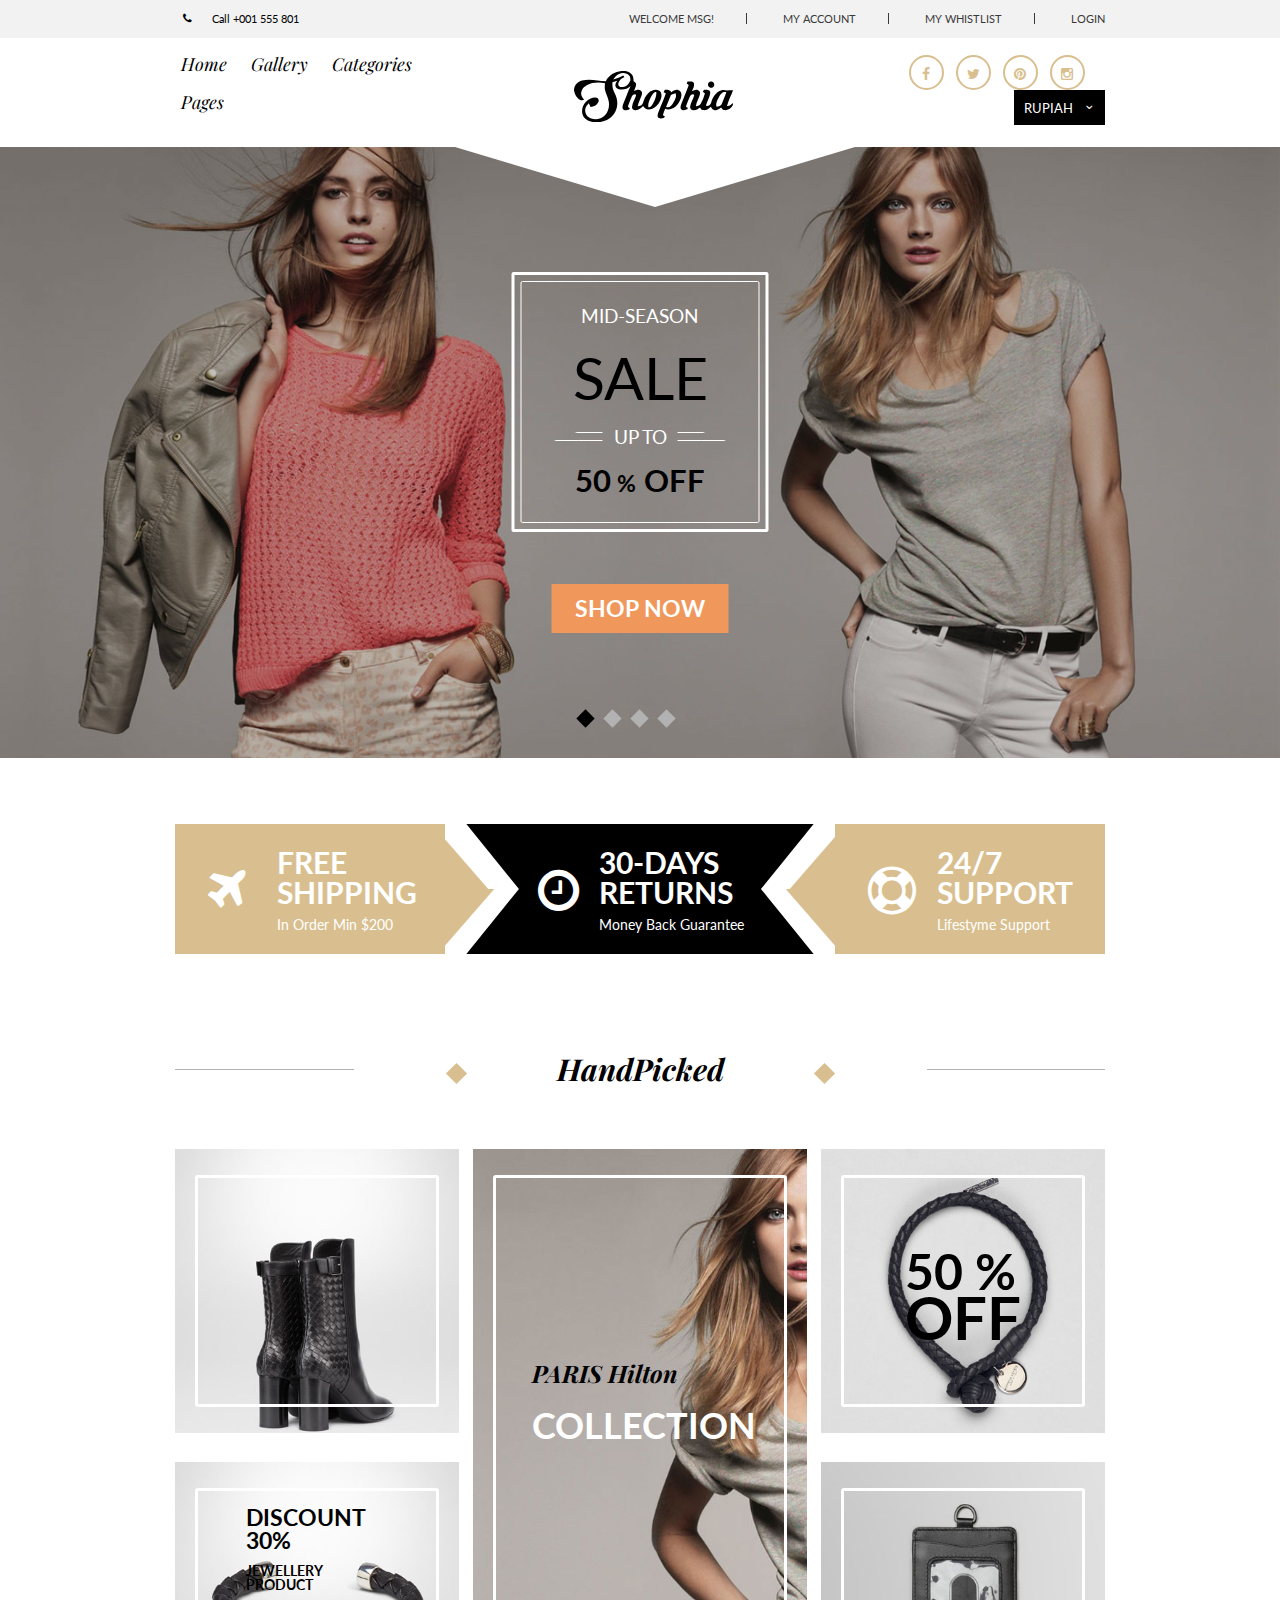
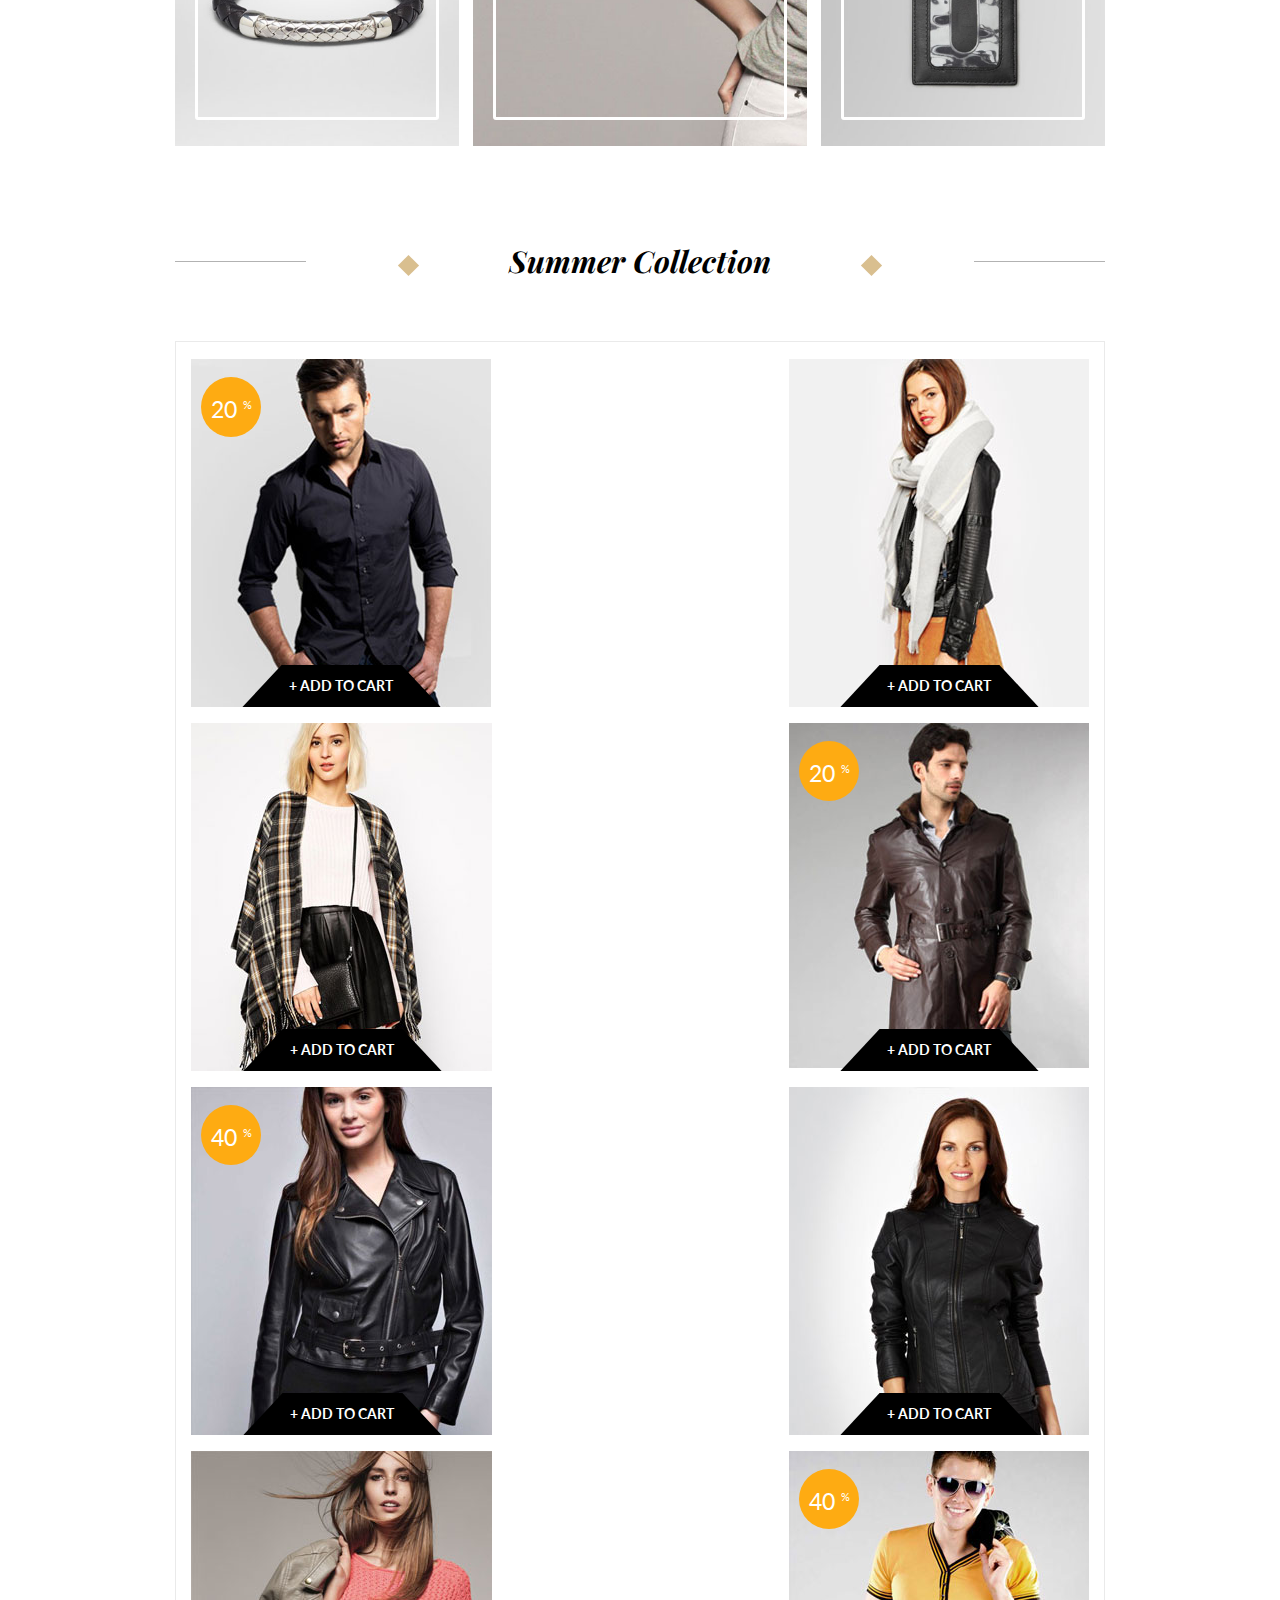
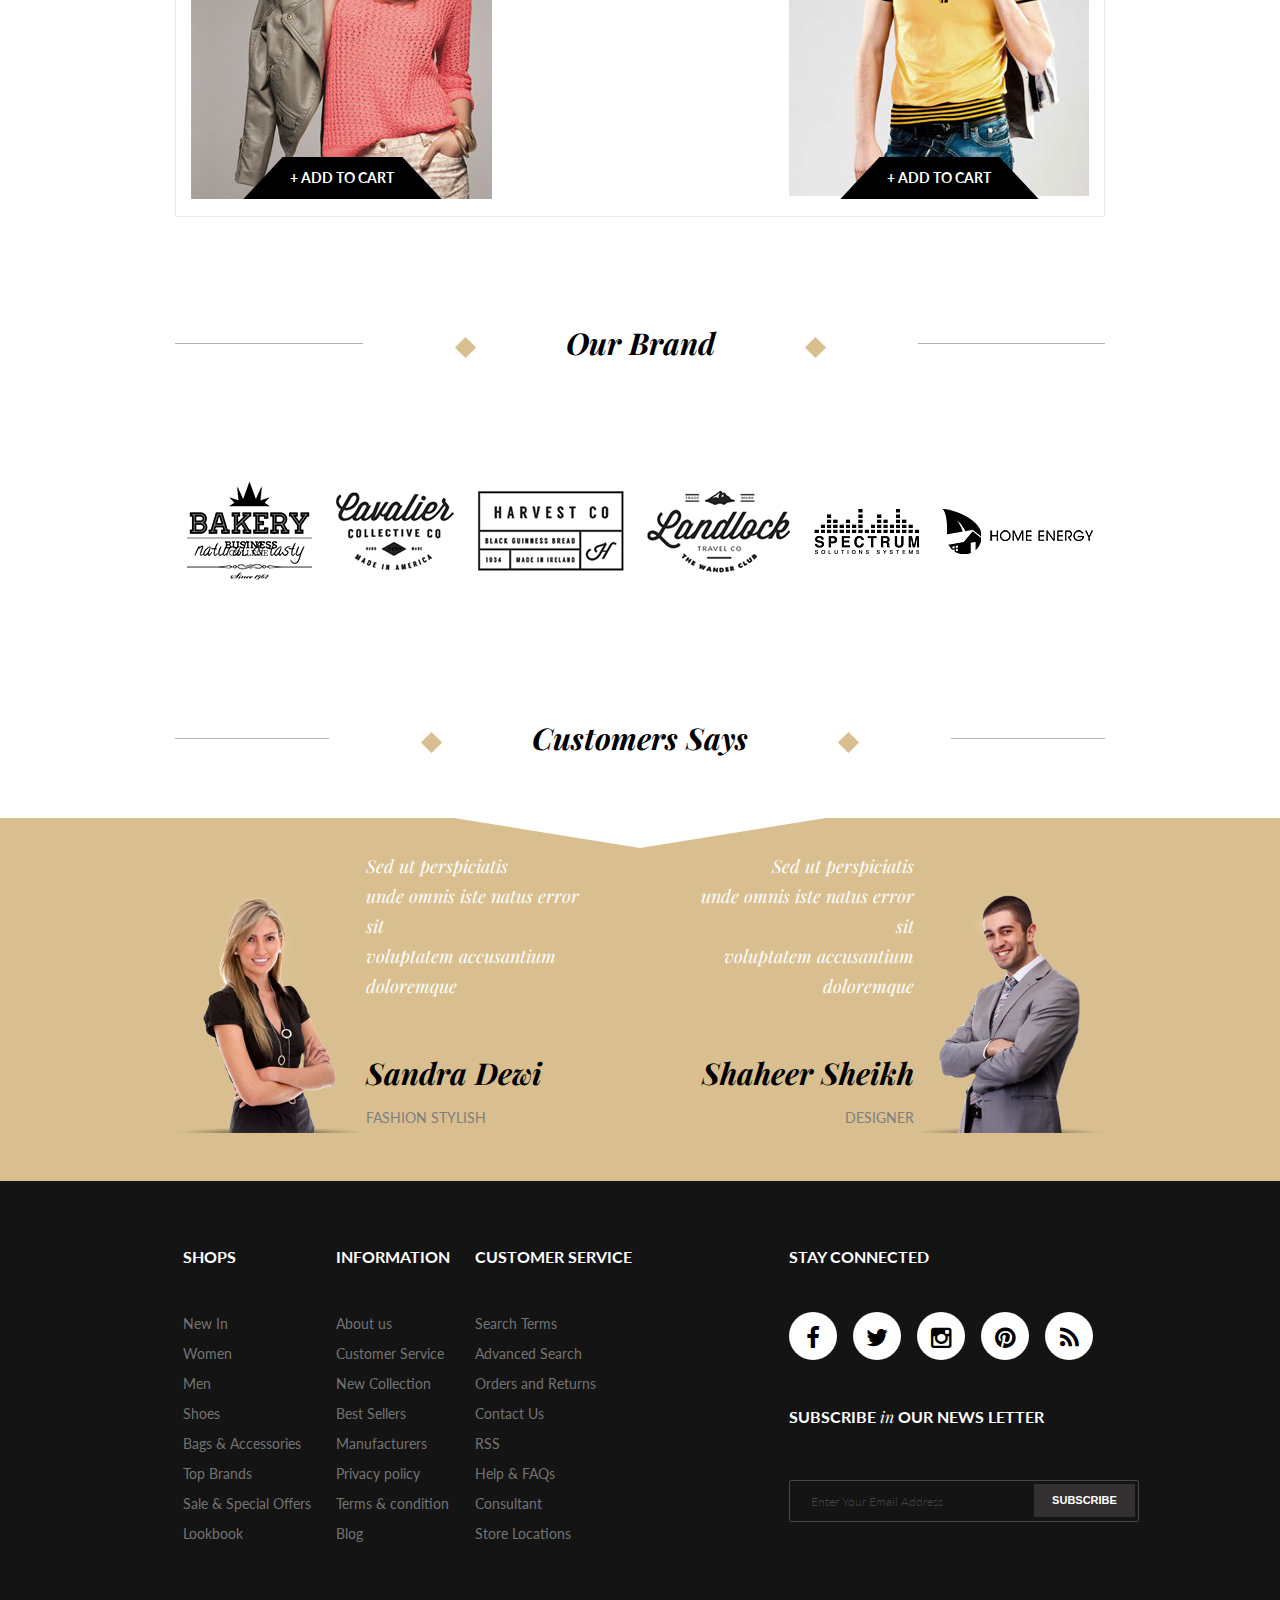
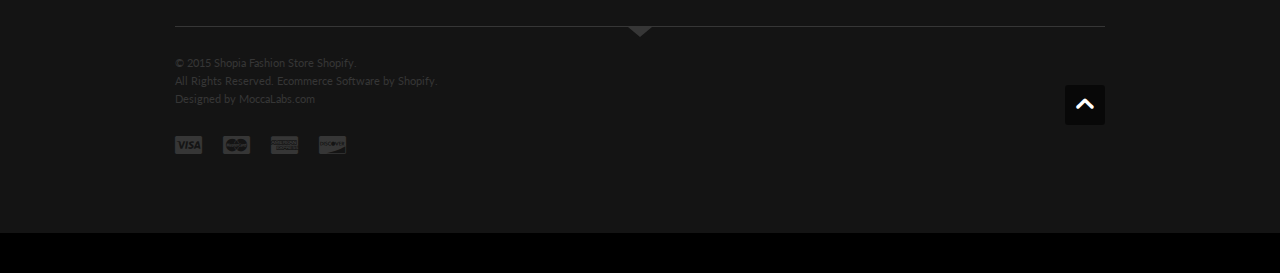
<file: projects/shophia/shophia.html>
<!DOCTYPE html>
<html lang="en">
<head>
	<meta charset="UTF-8">
	<meta name="viewport" content="width=device-width, initial-scale=1">
	<title>Shophia</title>
	<link href='https://fonts.googleapis.com/css?family=Lato:400,700|Playfair+Display:700,700italic,400italic' rel='stylesheet' type='text/css'>
	<link rel="stylesheet" href="assets/css/all.css">
</head>
<body>
	<header class="header">
		<div class="preheader">
			<div class="container">
				<div class="row row-md-center">
					<div class="col-xs-5 col-sm-5 col-md-4">
						<span class="phone">Call +001 555 801</span>
					</div>
					<div class="col-xs-7 col-sm-7 col-md-8">
						<nav>
							<ul class="sub-nav">
								<li><a href="">WELCOME MSG!</a></li>
								<li><a href="">MY ACCOUNT</a></li>
								<li><a href="">MY WHISTLIST</a></li>
								<li><a href="">LOGIN</a></li>
							</ul>
						</nav>
					</div>
				</div>
			</div>
		</div>
		<div class="mainheader">
			<div class="container">
				<div class="row row-xs-center row-md-center">
					<div class="col-xs-12 col-sm-12 col-md-12 col-lg-4 order-last">
						<nav>
							<button type="button" class="main-nav-opener" data-toggle="collapse" data-target="#navbar-collapse">
								<span>opener</span>
							</button>
							<ul id="main-nav" class="main-nav">
								<li><a href="">Home</a></li>
								<li><a href="">Gallery</a></li>
								<li><a href="">Categories</a></li>
								<li><a href="">Pages</a></li>
							</ul>
						</nav>
					</div>
					<div class="col-xs-6 col-sm-6 col-md-4 text-center">
						<a href="" id="home" class="logo">
							<svg width="228pt" height="73pt" viewBox="0 0 228 73" version="1.1" xmlns="http://www.w3.org/2000/svg">
								<g id="#000000ff">
									<path fill="#000000" opacity="1.00" d=" M 67.78 0.00 L 73.36 0.00 C 77.15 0.67 81.12 2.25 83.25 5.65 C 85.12 8.22 84.96 11.51 85.15 14.53 C 86.59 15.78 89.06 16.74 88.78 19.06 C 88.66 22.52 86.98 25.65 85.62 28.76 C 88.74 27.55 92.71 25.72 95.69 28.22 C 97.88 30.01 97.30 33.12 96.49 35.45 C 94.75 40.46 92.07 45.15 91.12 50.42 C 94.15 50.06 97.67 48.99 98.58 45.67 C 100.25 40.48 102.25 35.13 106.47 31.42 C 110.32 27.90 116.21 25.69 121.26 27.77 C 124.97 29.43 125.62 34.20 124.76 37.74 C 122.74 46.46 115.50 55.19 105.89 55.04 C 102.65 55.21 100.43 52.65 98.83 50.19 C 95.95 53.19 92.39 56.20 87.97 56.04 C 85.27 56.18 82.50 53.86 82.98 51.00 C 83.68 44.99 87.65 39.98 88.93 34.12 C 87.37 31.95 83.84 33.85 82.98 35.88 C 80.94 40.57 78.78 45.26 77.28 50.15 C 76.74 51.72 78.92 52.19 79.72 53.09 C 79.42 53.69 79.12 54.30 78.82 54.91 C 75.91 55.80 72.12 56.98 69.81 54.21 C 68.53 51.22 70.17 48.00 71.15 45.15 C 74.51 37.30 77.24 29.18 80.94 21.48 C 76.64 25.93 70.00 27.39 64.06 26.15 C 61.70 25.47 59.45 23.58 59.20 21.00 C 58.73 18.28 60.53 16.00 61.84 13.81 C 59.54 14.61 57.22 15.36 54.90 16.10 C 54.90 19.40 54.76 22.78 55.80 25.96 C 57.23 30.49 60.00 34.49 61.09 39.14 C 62.98 46.83 61.67 55.41 56.81 61.77 C 52.24 68.09 44.83 71.76 37.26 73.00 L 28.05 73.00 C 21.84 72.16 15.17 69.37 12.63 63.20 C 7.98 51.25 19.38 36.62 32.10 38.11 C 35.22 38.51 36.00 42.33 34.61 44.74 C 32.88 49.18 28.10 51.04 23.68 51.46 C 22.95 49.61 22.09 47.82 21.20 46.04 C 19.10 48.34 16.67 50.69 16.22 53.92 C 15.16 58.72 17.37 64.01 21.61 66.52 C 28.70 70.82 38.56 69.11 44.28 63.27 C 49.26 58.25 50.77 50.69 49.74 43.88 C 49.06 37.82 45.37 32.67 44.26 26.74 C 43.67 23.66 44.06 20.52 44.32 17.43 C 35.63 15.79 26.20 15.96 18.26 20.22 C 13.65 22.67 9.75 27.44 10.28 32.93 C 10.22 36.25 12.58 38.78 14.57 41.16 C 11.46 42.41 8.11 41.82 5.88 39.24 C 2.50 36.23 0.71 31.87 0.00 27.47 L 0.00 26.65 C 0.41 20.26 5.32 14.84 11.49 13.42 C 22.74 10.67 34.21 13.91 45.50 14.63 C 49.58 6.03 58.55 1.00 67.78 0.00 M 64.28 4.39 C 60.73 5.87 58.26 8.95 56.29 12.13 C 61.29 10.68 66.10 8.62 70.74 6.26 C 71.17 7.20 71.59 8.15 72.02 9.09 C 69.58 10.08 67.00 11.14 65.48 13.42 C 63.75 15.62 62.22 19.22 64.34 21.65 C 67.27 23.97 71.31 22.75 74.40 21.42 C 77.59 20.12 78.61 16.57 80.53 14.02 C 80.56 11.59 80.79 8.87 79.12 6.86 C 75.69 2.40 69.05 2.03 64.28 4.39 M 115.38 30.34 C 112.21 32.62 110.42 36.27 108.80 39.72 C 107.21 43.47 105.49 47.56 106.39 51.71 C 108.73 52.78 110.41 50.17 111.69 48.62 C 114.93 43.67 117.64 37.97 117.78 31.95 C 118.27 30.41 116.60 29.33 115.38 30.34 Z" />
									<path fill="#000000" opacity="1.00" d=" M 162.30 15.07 C 165.38 15.16 169.79 14.05 171.52 17.41 C 172.46 21.46 170.04 25.27 168.57 28.88 C 171.30 27.68 174.50 26.09 177.47 27.47 C 179.60 28.29 180.67 30.80 180.14 32.95 C 178.95 38.98 174.98 44.12 174.28 50.27 C 177.15 50.26 180.03 49.08 181.34 46.38 C 183.81 41.85 185.72 36.96 187.13 31.99 C 186.19 31.30 185.21 30.68 184.18 30.14 C 184.72 29.07 185.27 28.00 185.83 26.93 C 189.02 26.96 194.78 26.35 194.85 30.98 C 194.35 37.09 190.64 42.34 188.99 48.16 C 187.92 50.34 190.58 50.24 191.96 49.81 C 194.06 49.05 195.74 47.28 196.12 45.04 C 198.18 37.50 202.97 29.79 210.89 27.49 C 213.37 26.58 215.99 27.08 218.44 27.80 C 221.42 27.61 224.40 27.42 227.38 27.50 C 224.51 35.01 220.81 42.23 218.70 50.01 C 222.31 50.69 224.82 48.11 227.02 45.71 C 228.15 48.58 225.85 51.05 223.86 52.80 C 221.22 54.96 217.73 56.58 214.26 55.87 C 212.34 55.48 211.43 53.67 210.33 52.27 C 207.43 54.37 204.02 56.93 200.22 55.77 C 197.82 55.25 196.72 52.95 195.65 51.01 C 192.63 53.99 188.52 56.84 184.06 55.82 C 182.03 55.52 181.09 53.64 180.10 52.10 C 177.46 54.17 174.43 56.20 170.92 56.04 C 168.24 56.16 165.50 53.84 165.97 51.00 C 166.71 45.01 170.60 39.98 171.96 34.14 C 170.41 31.95 166.81 33.84 165.94 35.88 C 164.00 40.61 161.82 45.27 160.24 50.13 C 159.50 51.84 161.86 52.18 162.82 52.88 C 162.49 53.52 162.16 54.16 161.84 54.80 C 158.96 55.98 155.05 56.96 152.77 54.15 C 151.73 51.89 152.68 49.35 153.40 47.14 C 156.72 38.59 160.32 30.14 163.58 21.57 C 164.69 19.61 162.62 18.73 161.17 18.10 C 161.55 17.09 161.92 16.08 162.30 15.07 M 207.23 37.24 C 205.04 41.53 202.18 46.23 203.81 51.21 C 206.64 50.98 210.05 50.15 211.22 47.22 C 213.49 41.71 215.53 36.11 217.81 30.61 C 212.91 28.36 209.13 33.36 207.23 37.24 Z" />
									<path fill="#000000" opacity="1.00" d=" M 194.28 15.37 C 197.24 13.80 201.03 16.72 200.51 19.95 C 200.38 23.15 196.34 25.21 193.70 23.33 C 190.64 21.62 191.02 16.61 194.28 15.37 Z" />
									<path fill="#000000" opacity="1.00" d=" M 129.94 26.90 C 133.36 26.85 137.57 26.62 139.15 30.40 C 142.13 28.40 145.74 25.88 149.48 27.40 C 152.66 28.34 153.85 31.96 153.56 34.98 C 153.09 39.76 150.73 44.15 147.93 47.97 C 143.98 53.27 136.75 56.62 130.29 54.11 C 129.04 57.15 127.88 60.24 127.03 63.42 C 127.74 63.72 129.16 64.31 129.87 64.61 C 129.53 65.34 129.20 66.07 128.87 66.81 C 125.99 67.99 121.88 69.00 119.79 65.94 C 118.76 62.41 120.71 59.00 121.91 55.78 C 125.04 47.84 128.68 40.08 131.33 31.96 C 130.25 31.49 129.16 31.01 128.07 30.54 C 128.70 29.33 129.32 28.11 129.94 26.90 M 138.50 34.31 C 136.42 40.11 133.91 45.75 131.60 51.46 C 136.48 53.54 140.09 48.74 142.14 45.01 C 144.31 41.00 147.22 36.28 145.16 31.64 C 142.74 31.98 140.48 32.89 138.50 34.31 Z" />
								</g>
							</svg>
						</a>
					</div>
					<div class="col-xs-2 col-sm-12 col-md-4 text-right order-first">
						<ul class="list-social list-social-sm flex">
							<li>
								<a href="#">
									<span class="icon icon-sm icon-circle-sm icon-outline icon-brand icon-facebook-f"></span>
								</a>
							</li>
							<li>
								<a href="#">
									<span class="icon icon-sm icon-circle-sm icon-outline icon-brand icon-twitter"></span>
								</a>
							</li>
							<li>
								<a href="#">
									<span class="icon icon-sm icon-circle-sm icon-outline icon-brand icon-pinterest"></span>
								</a>
							</li>
							<li>
								<a href="#">
									<span class="icon icon-sm icon-circle-sm icon-outline icon-brand icon-instagram"></span>
								</a>
							</li>
						</ul>
						<select name="" id="currency">
							<option value="">RUPIAH</option>
							<option value="">USD</option>
							<option value="">Eur</option>
							<option value="">Ru</option>
						</select>
					</div>
				</div>
			</div>
		</div>
	</header>
	<section class="block block-intro arrow-lg">
		<ul id="intro" class="owl-carousel owl-theme">
			<li>
				<img class="img-responsive" src="assets/images/img01.jpg" alt="">
				<div class="slider-content">
					<div class="slider-info">
						<p class="desc">MID-SEASON</p>
						<p class="advert">SALE</p>
						<div class="divider-holder">
							<span class="divider"></span>
							<p class="desc">UP TO</p>
							<span class="divider divider-right"></span>
						</div>
						<p class="discount">50<small> %</small> 	 OFF</p>
					</div>
					<a href="" class="btn btn-lg btn-brand">Shop now</a>
				</div>
			</li>
			<li>
				<img class="img-responsive" src="assets/images/img01.jpg" alt="">
				<div class="slider-content">
					<div class="slider-info">
						<p class="desc">MID-SEASON</p>
						<p class="advert">SALE</p>
						<div class="divider-holder">
							<span class="divider"></span>
							<p class="desc">UP TO</p>
							<span class="divider divider-right"></span>
						</div>
						<p class="discount">50<small> %</small> 	 OFF</p>
					</div>
					<a href="" class="btn btn-lg btn-brand">Shop now</a>
				</div>
			</li>
			<li>
				<img class="img-responsive" src="assets/images/img01.jpg" alt="">
				<div class="slider-content">
					<div class="slider-info">
						<p class="desc">MID-SEASON</p>
						<p class="advert">SALE</p>
						<div class="divider-holder">
							<span class="divider"></span>
							<p class="desc">UP TO</p>
							<span class="divider divider-right"></span>
						</div>
						<p class="discount">50<small> %</small> 	 OFF</p>
					</div>
					<a href="" class="btn btn-lg btn-brand">Shop now</a>
				</div>
			</li>
			<li>
				<img class="img-responsive" src="assets/images/img01.jpg" alt="">
				<div class="slider-content">
					<div class="slider-info">
						<p class="desc">MID-SEASON</p>
						<p class="advert">SALE</p>
						<div class="divider-holder">
							<span class="divider"></span>
							<p class="desc">UP TO</p>
							<span class="divider divider-right"></span>
						</div>
						<p class="discount">50<small> %</small> 	 OFF</p>
					</div>
					<a href="" class="btn btn-lg btn-brand">Shop now</a>
				</div>
			</li>
		</ul>
	</section>
	<section class="block block-terms">
		<div class="container">
			<div class="terms-holder">
				<div class="terms-inner">
					<div class="row">
						<div class="col-xs-12 col-sm-12 col-md-12 col-lg-4">
							<div class="terms terms-right">
								<div class="terms-content">
									<h2 class="h1">FREE SHIPPING</h2>
									<p>In Order Min $200</p>
								</div>
							</div>
						</div>
						<div class="col-xs-12 col-sm-12 col-md-12 col-lg-4">
							<div class="terms terms-center">
								<div class="terms-content">
									<h2 class="h1">30-DAYS RETURNS</h2>
									<p>Money Back	Guarantee</p>
								</div>
							</div>
						</div>
						<div class="col-xs-12 col-sm-12 col-md-12 col-lg-4">
							<div class="terms terms-left">
								<div class="terms-content">
									<h2 class="h1">24/7 SUPPORT</h2>
									<p>Lifestyme Support</p>
								</div>
							</div>
						</div>
					</div>
				</div>
			</div>
		</div>
	</section>
	<section class="block">
		<div class="container">
			<div class="page-header">
				<h1>
					<span class="diamond">HandPicked</span>
				</h1>
			</div>
			<div class="thumb-holder">
				<div class="flex-column">
					<div class="thumb-handpicked">
						<div class="thumb-handpicked-img">
							<a href=""><img src="assets/images/img02.jpg" alt=""></a>
						</div>
						<div class="thumb-caption">
							<a href="" class="btn btn-brand">SHOP NOW</a>
						</div>
					</div>
					<div class="thumb-handpicked">
						<div class="thumb-handpicked-img">
							<a href=""><img src="assets/images/img03.jpg" alt=""></a>
						</div>
						<div class="thumb-handpicked-desc">
							<h3>DISCOUNT 30%</h3>
							<p>JEWELLERY PRODUCT</p>
						</div>
						<div class="thumb-caption">
							<a href="" class="btn btn-brand">SHOP NOW</a>
						</div>
					</div>
				</div>
				<div class="flex-column first">
					<div class="thumb-handpicked">
						<div class="thumb-handpicked-img">
							<a href=""><img src="assets/images/img06.jpg" alt=""></a>
						</div>
						<div class="thumb-handpicked-desc">
							<h3>PARIS Hilton</h3>
							<p>COLLECTION</p>
						</div>
						<div class="thumb-caption">
							<a href="" class="btn btn-brand">SHOP NOW</a>
						</div>
					</div>
				</div>
				<div class="flex-column">
					<div class="thumb-handpicked thumb-handpicked-right">
						<div class="thumb-handpicked-img">
							<a href=""><img src="assets/images/img04.jpg" alt=""></a>
						</div>
						<div class="thumb-handpicked-desc">
							<p>50 %</p>
							<p class="text-lg">OFF</p>
						</div>
						<div class="thumb-caption">
							<a href="" class="btn btn-brand">SHOP NOW</a>
						</div>
					</div>
					<div class="thumb-handpicked">
						<div class="thumb-handpicked-img">
							<a href=""><img src="assets/images/img05.jpg" alt=""></a>
						</div>
						<div class="thumb-caption">
							<a href="" class="btn btn-brand">SHOP NOW</a>
						</div>
					</div>
				</div>
			</div>
		</div>
	</section>
	<section class="block">
		<div class="container">
			<div class="page-header">
				<h1>
					<span class="diamond">Summer Collection</span>
				</h1>
			</div>
			<div class="thumb-holder thumb-holder-collection">
				<div class="thumb-collection">
					<a href=""><img src="assets/images/img07.jpg" class="img-responsive" alt=""></a>
					<span class="icon-lg icon-circle discount">20 <sup>%</sup></span>
					<a href="" class="btn btn-md btn-trapezium btn-brand">+ ADD TO CART</a>
				</div>
				<div class="thumb-collection">
					<a href=""><img src="assets/images/img08.jpg" class="img-responsive" alt=""></a>
					<a href="" class="btn btn-md btn-trapezium btn-brand">+ ADD TO CART</a>
				</div>
				<div class="thumb-collection">
					<a href=""><img src="assets/images/img09.jpg" class="img-responsive" alt=""></a>
					<a href="" class="btn btn-md btn-trapezium btn-brand">+ ADD TO CART</a>
				</div>
				<div class="thumb-collection">
					<a href=""><img src="assets/images/img10.jpg" class="img-responsive" alt=""></a>
					<span class="icon-lg icon-circle discount">20 <sup>%</sup></span>
					<a href="" class="btn btn-md btn-trapezium btn-brand">+ ADD TO CART</a>
				</div>
				<div class="thumb-collection">
					<a href=""><img src="assets/images/img11.jpg" class="img-responsive" alt=""></a>
					<span class="icon-lg icon-circle discount">40 <sup>%</sup></span>
					<a href="" class="btn btn-md btn-trapezium btn-brand">+ ADD TO CART</a>
				</div>
				<div class="thumb-collection">
					<a href=""><img src="assets/images/img12.jpg" class="img-responsive" alt=""></a>
					<a href="" class="btn btn-md btn-trapezium btn-brand">+ ADD TO CART</a>
				</div>
				<div class="thumb-collection">
					<a href=""><img src="assets/images/img13.jpg" class="img-responsive" alt=""></a>
					<a href="" class="btn btn-md btn-trapezium btn-brand">+ ADD TO CART</a>
				</div>
				<div class="thumb-collection">
					<a href=""><img src="assets/images/img14.jpg" class="img-responsive" alt=""></a>
					<span class="icon-lg icon-circle discount">40 <sup>%</sup></span>
					<a href="" class="btn btn-md btn-trapezium btn-brand">+ ADD TO CART</a>
				</div>
			</div>
		</div>
	</section>
	<section class="block block-logos">
        <div class="container">
            <div class="page-header">
                <h1>
					<span class="diamond">Our Brand</span>
				</h1>
            </div>
            <div class="logos">
                <img src="assets/images/img15.png" alt="logo">
                <img src="assets/images/img16.png" alt="logo">
                <img src="assets/images/img17.png" alt="logo">
                <img src="assets/images/img18.png" alt="logo">
                <img src="assets/images/img19.png" alt="logo">
                <img src="assets/images/img20.png" alt="logo">
            </div>
        </div>
    </section>
    <section class="block block-blockquote">
        <div class="container">
			<div class="page-header">
		        <h1>
					<span class="diamond">Customers Says</span>
				</h1>
		    </div>
		</div>
        <div class="block-blockquote-holder arrow-sm">
            <div class="container">
            	<div class="blockquote">
	                <div class="blockquote-inner">
	                    <div class="img-holder">
	                    	<img src="assets/images/img21.png" alt="">
	                    </div>
	                    <div class="content-holder">
	                    	<blockquote>
		                        <p>Sed ut perspiciatis<br> unde omnis iste natus error sit<br> voluptatem accusantium doloremque </p>
		                        <footer>
		                            <h2 class="h1">Sandra Dewi</h2>
		                            <p>FASHION STYLISH</p>
		                        </footer>
		                    </blockquote>
	                    </div>
	                </div>
	                <div class="blockquote-inner blockquote-inner-right">
	                    <div class="img-holder">
	                    	<img src="assets/images/img22.png" alt="">
	                    </div>
	                    <div class="content-holder">
	                    	<blockquote>
		                        <p>Sed ut perspiciatis<br> unde omnis iste natus error sit<br> voluptatem accusantium doloremque </p>
		                        <footer>
		                            <h2 class="h1">Shaheer Sheikh</h2>
		                            <p>DESIGNER</p>
		                        </footer>
		                    </blockquote>
	                    </div>
	                </div>
	            </div>
            </div>
        </div>
    </section>
	<footer class="footer">
		<div class="container">
			<div class="footer-holder">
				<div class="footer-column">
					<div class="footer-inner">
						<h4>SHOPS</h4>
						<ul>
							<li><a href="">New In</a></li>
							<li><a href="">Women</a></li>
							<li><a href="">Men</a></li>
							<li><a href="">Shoes</a></li>
							<li><a href="">Bags &amp; Accessories</a></li>
							<li><a href="">Top Brands</a></li>
							<li><a href="">Sale &amp; Special Offers</a></li>
							<li><a href="">Lookbook</a></li>
						</ul>
					</div>
					<div class="footer-inner">
						<h4>INFORMATION</h4>
						<ul>
							<li><a href="">About us</a></li>
							<li><a href="">Customer Service</a></li>
							<li><a href="">New Collection</a></li>
							<li><a href="">Best Sellers</a></li>
							<li><a href="">Manufacturers</a></li>
							<li><a href="">Privacy policy</a></li>
							<li><a href="">Terms &amp; condition</a></li>
							<li><a href="">Blog</a></li>
						</ul>
					</div>
					<div class="footer-inner">
						<h4>CUSTOMER SERVICE</h4>
						<ul>
							<li><a href="">Search Terms</a></li>
							<li><a href="">Advanced Search</a></li>
							<li><a href="">Orders and Returns</a></li>
							<li><a href="">Contact Us</a></li>
							<li><a href="">RSS</a></li>
							<li><a href="">Help &amp; FAQs</a></li>
							<li><a href="">Consultant</a></li>
							<li><a href="">Store Locations</a></li>
						</ul>
					</div>
				</div>
				<div class="footer-column footer-connect">
					<div class="footer-inner">
						<div class="footer-social">
							<h4>STAY CONNECTED</h4>
							<ul class="list-social flex">
								<li><a href="#"><span class="icon icon-base icon-circle icon-facebook-f"></span></a></li>
								<li><a href="#"><span class="icon icon-base icon-circle icon-twitter"></span></a></li>
								<li><a href="#"><span class="icon icon-base icon-circle icon-instagram"></span></a></li>
								<li><a href="#"><span class="icon icon-base icon-circle icon-pinterest"></span></a></li>
								<li><a href="#"><span class="icon icon-base icon-circle icon-rss"></span></a></li>
							</ul>
							<ul class="list-social-footer flex">
								<li><a href="#"><span class="icon icon-sm icon-circle icon-facebook-f"></span></a></li>
								<li><a href="#"><span class="icon icon-sm icon-circle icon-twitter"></span></a></li>
								<li><a href="#"><span class="icon icon-sm icon-circle icon-instagram"></span></a></li>
								<li><a href="#"><span class="icon icon-sm icon-circle icon-pinterest"></span></a></li>
								<li><a href="#"><span class="icon icon-sm icon-circle icon-rss"></span></a></li>
							</ul>
						</div>
						<h4>SUBSCRIBE <mark>in</mark>	OUR	NEWS	LETTER</h4>
						<form>
							<div class="form__group">
								<input type="email" class="form__control" id="InputEmail1" placeholder="Enter Your Email Address">
								<button type="submit" class="btn btn-sm btn-inverse">Subscribe</button>
							</div>
							
						</form>
					</div>
				</div>
			</div>	
			<div class="footer-info arrow-xs">
				<div class="footer-info-inner">
					<p>© 2015  Shopia  Fashion Store Shopify. <br> All Rights Reserved. Ecommerce Software by Shopify.<br> Designed by  MoccaLabs.com</p>
					<ul class="list-pay">
						<li><a href=""><span class="icon icon-cc-visa"></span></a></li>
						<li><a href=""><span class="icon icon-cc-mastercard"></span></a></li>
						<li><a href=""><span class="icon icon-cc-amex"></span></a></li>
						<li><a href=""><span class="icon icon-cc-discover"></span></a></li>
					</ul>
				</div>
				<a href="#home" class="anchor"><span class="icon icon-chevron-up"></span></a>
			</div>
		</div>
	</footer>
	<script src="https://ajax.googleapis.com/ajax/libs/jquery/1.11.3/jquery.min.js"></script>
	<script src="assets/js/jquery.formstyler.js"></script>
	<script src="assets/js/owl.carousel.min.js"></script>
	<script>
		$(document).ready(function () {
			$(".main-nav-opener").on("click", function(e) {
				e.preventDefault();
				$(this).toggleClass('active');
				$('#main-nav').toggle();
				e.stopPropagation();
			});

			//select
			$('#currency').styler();

			// carousel
			$('#intro').owlCarousel({
				loop:true,
				items:1,
				dots: true
			});
		});
	</script>
</body>
</html>
</file>
<file: css/style.css>
html, body, div, span, applet, object, iframe,
h1, h2, h3, h4, h5, h6, p, blockquote, pre,
a, abbr, acronym, address, big, cite, code,
del, dfn, em, font, img, ins, kbd, q, s, samp,
small, strike, strong, sub, sup, tt, var,
b, u, i, center,
dl, dt, dd, ol, ul, li,
fieldset, form, label, legend,
table, caption, tbody, tfoot, thead, tr, th, td {
  margin: 0;
  padding: 0;
  border: 0;
  outline: 0;
  font-size: 100%;
  vertical-align: baseline;
  background: transparent;
}

body {
  line-height: 1;
}

ol, ul {
  list-style: none;
}

blockquote, q {
  quotes: none;
}

blockquote:before, blockquote:after,
q:before, q:after {
  content: '';
  content: none;
}

/* remember to define focus styles! */
:focus {
  outline: 0;
}

/* remember to highlight inserts somehow! */
ins {
  text-decoration: none;
}

del {
  text-decoration: line-through;
}

/* tables still need 'cellspacing="0"' in the markup */
table {
  border-collapse: collapse;
  border-spacing: 0;
}

@font-face {
    font-family: 'icomoon';
    src:  url('../fonts/icomoon.eot?whrmi2');
    src:  url('../fonts/icomoon.eot?whrmi2#iefix') format('embedded-opentype'),
    url('../fonts/icomoon.ttf?whrmi2') format('truetype'),
    url('../fonts/icomoon.woff?whrmi2') format('woff'),
    url('../fonts/icomoon.svg?whrmi2#icomoon') format('svg');
    font-weight: normal;
    font-style: normal;
    font-display: block;
}

[class^="icon-"], [class*=" icon-"] {
    /* use !important to prevent issues with browser extensions that change fonts */
    font-family: 'icomoon' !important;
    speak: none;
    font-style: normal;
    font-weight: normal;
    font-variant: normal;
    text-transform: none;
    line-height: 1;

    /* Better Font Rendering =========== */
    -webkit-font-smoothing: antialiased;
    -moz-osx-font-smoothing: grayscale;
}

.icon-phone:before {
    content: "\e905";
}
.icon-social-facebook:before {
    content: "\e906";
}
.icon-social-skype:before {
    content: "\e907";
}
.icon-social-linkedin:before {
    content: "\e908";
}
.icon-location-outline:before {
    content: "\e904";
}
.icon-input-checked:before {
    content: "\e900";
}
.icon-mail:before {
    content: "\e902";
}
.icon-pin-outline:before {
    content: "\e901";
}
.icon-calender-outline:before {
    content: "\e903";
}

html {
  font-size: 16px;
  -webkit-tap-highlight-color: transparent;
}

body {
  font-family: "Open Sans", Helvetica, Arial, sans-serif;
  font-size: 16px;
  line-height: 1.42857;
  color: #333333;
  background-color: #fff;
}

input,
button,
select,
textarea {
  font-family: inherit;
  font-size: inherit;
  line-height: inherit;
}

* {
  -webkit-box-sizing: border-box;
     -moz-box-sizing: border-box;
          box-sizing: border-box;
}

a {
  color: #b61b1b;
  text-decoration: none;
}

a:hover, a:focus {
  color: #b61b1b;
  text-decoration: none;
}

a:focus {
  outline: thin dotted;
  outline: 5px auto -webkit-focus-ring-color;
  outline-offset: -2px;
}

.wrapper {
  overflow: hidden;
  width: 100%;
  height: 100%;
  display: -webkit-box;
  display: -webkit-flex;
  display: -moz-box;
  display: -ms-flexbox;
  display: flex;
  -webkit-box-orient: vertical;
  -webkit-box-direction: normal;
  -webkit-flex-direction: column;
     -moz-box-orient: vertical;
     -moz-box-direction: normal;
      -ms-flex-direction: column;
          flex-direction: column;
}

.container {
  margin: 0 auto;
}

.container:after {
  content: '';
  display: table;
  clear: both;
}

.header {
  padding: 10px 0;
  background: #f1f1f1;
  position: fixed;
  top: 0;
  z-index: 1000;
  width: 100%;
  -webkit-box-shadow: 0 0 2px #cacaca;
          box-shadow: 0 0 2px #cacaca;
}

.menu {
  display: -webkit-box;
  display: -webkit-flex;
  display: -moz-box;
  display: -ms-flexbox;
  display: flex;
  -webkit-box-orient: vertical;
  -webkit-box-direction: normal;
  -webkit-flex-direction: column;
     -moz-box-orient: vertical;
     -moz-box-direction: normal;
      -ms-flex-direction: column;
          flex-direction: column;
  -webkit-box-align: end;
  -webkit-align-items: flex-end;
     -moz-box-align: end;
      -ms-flex-align: end;
          align-items: flex-end;
}

.menu-main {
  display: none;
}

.menu-item {
  display: inline-block;
}

.menu-item a {
  padding: 10px 15px;
}

.menu-item a:hover {
  background: #b61b1b;
  color: #fff;
  text-decoration: none;
  -webkit-transition: all 0.5s ease-in-out;
       -o-transition: all 0.5s ease-in-out;
          transition: all 0.5s ease-in-out;
}

.menu-icon {
  display: block;
  width: 23px;
  height: 18px;
  margin-right: 10px;
  position: relative;
  cursor: pointer;
}

.menu-icon span {
  display: block;
  position: absolute;
  height: 2px;
  width: 100%;
  background: #333333;
  opacity: 1;
  left: 0;
  -webkit-transform: rotate(0deg);
      -ms-transform: rotate(0deg);
       -o-transform: rotate(0deg);
          transform: rotate(0deg);
  -webkit-transition: .25s ease-in-out;
       -o-transition: .25s ease-in-out;
          transition: .25s ease-in-out;
}

.menu-icon span:nth-child(1) {
  top: 0px;
}

.menu-icon span:nth-child(2), .menu-icon span:nth-child(3) {
  top: 8px;
}

.menu-icon span:nth-child(4) {
  top: 16px;
}

.menu-open .menu-main {
  display: block;
  width: 100%;
}

.menu-open .menu-item {
  display: block;
}

.menu-open .menu-icon span:nth-child(1) {
  top: 18px;
  width: 0%;
  left: 50%;
}

.menu-open .menu-icon span:nth-child(2) {
  -webkit-transform: rotate(45deg);
      -ms-transform: rotate(45deg);
       -o-transform: rotate(45deg);
          transform: rotate(45deg);
}

.menu-open .menu-icon span:nth-child(3) {
  -webkit-transform: rotate(-45deg);
      -ms-transform: rotate(-45deg);
       -o-transform: rotate(-45deg);
          transform: rotate(-45deg);
}

.menu-open .menu-icon span:nth-child(4) {
  top: 18px;
  width: 0%;
  left: 50%;
}

.menu-open a {
  display: block;
}

.content {
  padding-top: 42px;
}

.section {
  padding: 30px 0;
  display: -webkit-box;
  display: -webkit-flex;
  display: -moz-box;
  display: -ms-flexbox;
  display: flex;
  -webkit-box-orient: vertical;
  -webkit-box-direction: normal;
  -webkit-flex-direction: column;
     -moz-box-orient: vertical;
     -moz-box-direction: normal;
      -ms-flex-direction: column;
          flex-direction: column;
}

.section-inverse {
  background: #f1f1f1;
  margin: 0 -9999px;
  padding: 30px 9999px;
}

.section-title {
  font-size: 24px;
  margin-bottom: 20px;
  text-transform: uppercase;
  color: #b61b1b;
}

.img-responsive {
  display: block;
  max-width: 100%;
  height: auto;
}

.img-round {
  width: 250px;
  height: 250px;
  -webkit-border-radius: 50%;
          border-radius: 50%;
  overflow: hidden;
}

.img-main {
  width: 250px;
  margin: 0 -20px;
}

.block {
  padding: 0 20px;
}

.block-holder {
  display: -webkit-box;
  display: -webkit-flex;
  display: -moz-box;
  display: -ms-flexbox;
  display: flex;
  -webkit-box-orient: horizontal;
  -webkit-box-direction: normal;
  -webkit-flex-direction: row;
     -moz-box-orient: horizontal;
     -moz-box-direction: normal;
      -ms-flex-direction: row;
          flex-direction: row;
  -webkit-box-pack: justify;
  -webkit-justify-content: space-between;
     -moz-box-pack: justify;
      -ms-flex-pack: justify;
          justify-content: space-between;
  margin-bottom: 30px;
}

.block-title {
  width: 100%;
}

.block-education {
  margin-bottom: 30px;
}
.block-education .icon {
    color: #929292;
    font-size: 20px;
    padding-right: 0;
    top: 3px;
}

.block-education span {
  font-size: 14px;
  color: #929292;
    margin-right: 5px;
}

.block-heading {
  padding-bottom: 10px;
  margin-bottom: 20px;
  border-bottom: 1px solid #929292;
}

.block-heading p {
  color: #929292;
}

.block-skills {
  width: 100%;
}
.block-skills-short {
    max-width: 535px;
    margin: 0 10px;
}
.block-skills-short-title {
    text-transform: uppercase;
    color: #b61b1b;
    margin-bottom: 20px;
}
.block-skills-short ul {
    margin-bottom: 30px;
}
.block-skills-short li {
    display: inline-block;
    border-bottom: 1px solid #ccc;
    padding: 3px 10px;
    margin: 0 10px 5px 0;
}
.block-skills-short-lang {
    display: flex;
    justify-content: space-between;
    align-items: center;
    border-bottom: 1px dashed #ccc;
    padding: 10px 0;
    min-height: 65px;
}
.block-skills-short-lang .description {
    color: #ccc;
    font-size: 12px;
}
.block-skills-short-lang:last-child {
    border-bottom: 1px dashed transparent;
}
.block-skills-short-lang ul {
    margin: 0;
}
.block-skills li {
  position: relative;
  padding: 7px 10px 7px 35px;
}

.block-skills li .icon {
  position: absolute;
  top: 3px;
  left: 0;
}

.block-skills .list li {
  padding: 0;
}
.bullets {
    display: inline-block;
}
.bullets li {
    width: 15px;
    height: 15px;
    background: #ccc;
    border-radius: 50%;
    margin: 0 2px;
    padding: 0;
}
.bullets li.filled {
    background: #b61b1b;
}
.block-center {
  text-align: center;
  width: 100%;
}

.name {
  font-size: 20px;
  text-transform: uppercase;
  margin-bottom: 30px;
}

.contacts a {
  text-decoration: none;
}

.form-container {
  padding: 30px 0;
}

.form-group {
  margin-bottom: 20px;
}

input, textarea {
  border: 1px solid #c1c1c1;
  -webkit-border-radius: 5px;
          border-radius: 5px;
  padding: 5px 9px;
  max-width: 335px;
}

input {
  width: 335px;
}

.btn {
  border: 1px solid #b61b1b;
  -webkit-border-radius: 5px;
          border-radius: 5px;
  padding: 5px 20px;
  display: inline-block;
}

.btn-primary {
  background: #b61b1b;
  color: #fff;
  margin: 20px 5px;
}

.btn:hover {
  color: #b61b1b;
  background: #fff;
  text-decoration: none;
}

.portfolio-item {
  position: relative;
  width: 100%;
  overflow: hidden;
  margin: 0 15px 30px;
  padding: 0 15px;
  -webkit-align-self: center;
      -ms-flex-item-align: center;
          align-self: center;
}
.portfolio-item-link {
    display: block;
}
.portfolio-item .caption {
  display: none;
}

.portfolio-item .caption h4 {
  margin: 5px 0 0;
  font-size: 12px;
  font-weight: 600;
  text-transform: uppercase;
  padding-bottom: 15px;
}

.portfolio-item .caption h4:before, .portfolio-item .caption h4:after {
  content: "";
  display: block;
  height: 1px;
  position: absolute;
  left: 0;
  right: 0;
  margin: auto;
  background-color: #fff;
}

.portfolio-item .caption h4:before {
  width: 40px;
  bottom: 8px;
}

.portfolio-item .caption h4:after {
  width: 20px;
  bottom: 4px;
}

.portfolio-item .caption h4, .portfolio-item .caption .text, .portfolio-item .caption a {
  opacity: 0;
  -webkit-transform: scale(0.3);
      -ms-transform: scale(0.3);
       -o-transform: scale(0.3);
          transform: scale(0.3);
  -webkit-transition: all 0.2s linear 0.1s;
       -o-transition: all 0.2s linear 0.1s;
          transition: all 0.2s linear 0.1s;
}

.portfolio-item .caption .text {
  font-size: 12px;
}
.portfolio-item .caption .text li {
    display: inline-block;
}

@media screen and (min-width: 992px) {
    .portfolio-item:hover .caption {
        opacity: 1;
        -webkit-transition: all 0.5s linear 0s;
        -o-transition: all 0.5s linear 0s;
        transition: all 0.5s linear 0s;
        display: -webkit-box;
        display: -webkit-flex;
        display: -moz-box;
        display: -ms-flexbox;
        display: flex;
        -webkit-box-orient: vertical;
        -webkit-box-direction: normal;
        -webkit-flex-direction: column;
        -moz-box-orient: vertical;
        -moz-box-direction: normal;
        -ms-flex-direction: column;
        flex-direction: column;
        -webkit-box-align: center;
        -webkit-align-items: center;
        -moz-box-align: center;
        -ms-flex-align: center;
        align-items: center;
        -webkit-box-pack: justify;
        -webkit-justify-content: space-between;
        -moz-box-pack: justify;
        -ms-flex-pack: justify;
        justify-content: space-between;
        position: absolute;
        top: 0;
        left: 0;
        background: rgba(0, 0, 0, 0.6);
        width: 100%;
        height: 100%;
        color: #fff;
        text-align: center;
        z-index: 2;
        padding: 0 5px;
        -webkit-box-sizing: border-box;
        -moz-box-sizing: border-box;
        box-sizing: border-box;
    }

    .portfolio-item:hover .caption h4, .portfolio-item:hover .caption .text, .portfolio-item:hover .caption a {
        -webkit-transform: scale(1);
        -ms-transform: scale(1);
        -o-transform: scale(1);
        transform: scale(1);
        opacity: 1;
    }
    .portfolio-link {
        border: 1px solid #fff;
        -webkit-border-radius: 5px;
        border-radius: 5px;
        padding: 5px 15px;
        color: #fff;
        font-weight: bold;
        margin: 4px 0 10px;
        font-size: 13px;
    }

    .portfolio-link:visited, .portfolio-link:focus {
        color: #fff;
        text-decoration: none;
    }

    .portfolio-link:hover {
        background: #fff;
        color: #b61b1b;
        text-decoration: none;
    }
}



.icon {
  color: #b61b1b;
  padding-right: 15px;
  position: relative;
  top: 5px;
  font-size: 25px;
}

.icon-checked:before {
  content: '\e900';
  font-size: 30px;
  top: 7px;
}
.section.about {
    align-items: center;
}
.about .block-holder {
  -webkit-box-pack: center;
  -webkit-justify-content: center;
     -moz-box-pack: center;
      -ms-flex-pack: center;
          justify-content: center;
  max-width: 75%;
}

.list {
  padding: 10px 0 30px;
}

.list li {
  list-style: disc;
  margin-left: 30px;
}
.list ul li {
    list-style: circle;
}

.popup {
  width: 700px;
  min-height: 500px;
  margin: 0 auto;
  text-align: center;
  background-color: #fff;
  -webkit-border-radius: 5px;
          border-radius: 5px;
  position: relative;
}

.popup-subtitle {
  padding-top: 30px;
  font-size: 25px;
  line-height: 1.2;
  margin-bottom: 35px;
}

.footer {
  background: #f1f1f1;
}

@media screen and (max-width: 767px) {
  .container {
    width: 350px;
  }
  .block-holder {
    -webkit-box-orient: vertical;
    -webkit-box-direction: normal;
    -webkit-flex-direction: column;
       -moz-box-orient: vertical;
       -moz-box-direction: normal;
        -ms-flex-direction: column;
            flex-direction: column;
  }
  .block {
    -webkit-align-self: center;
        -ms-flex-item-align: center;
            align-self: center;
  }
}

@media screen and (min-width: 768px) {
  .container {
    width: 750px;
  }
  .menu {
    -webkit-box-align: start;
    -webkit-align-items: flex-start;
       -moz-box-align: start;
        -ms-flex-align: start;
            align-items: flex-start;
  }
  .menu-icon {
    display: none;
  }
  .menu-main {
    display: block;
  }
  .block-skills {
    width: 55%;
      margin-right: 10px;
  }
  .portfolio-item {
    width: 330px;
    padding: 0;
  }
}

@media screen and (min-width: 992px) {
  .container {
    width: 970px;
  }
}

@media screen and (min-width: 1200px) {
  .container {
    width: 1170px;
  }
}

@media screen and (min-width: 1440px) {
  .container {
    width: 1440px;
  }
}

/*# sourceMappingURL=style.css.map */
</file>
